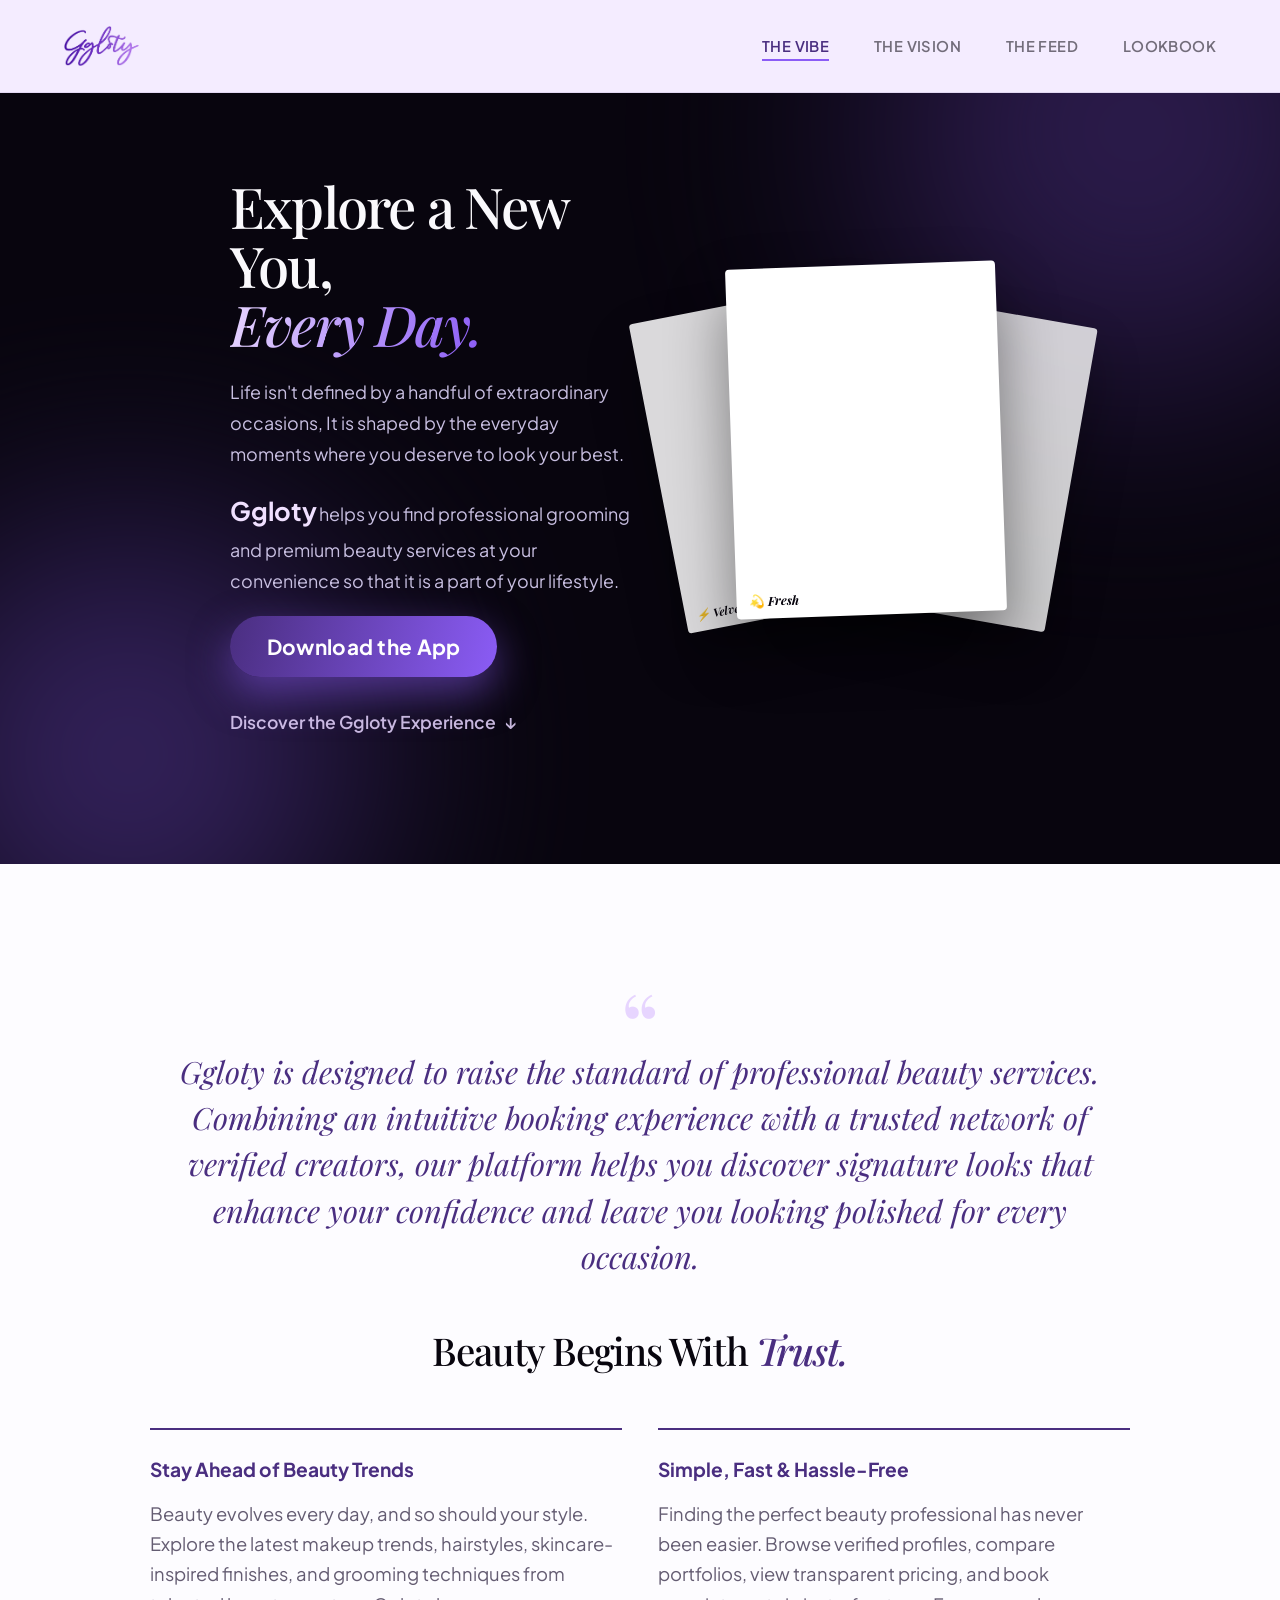
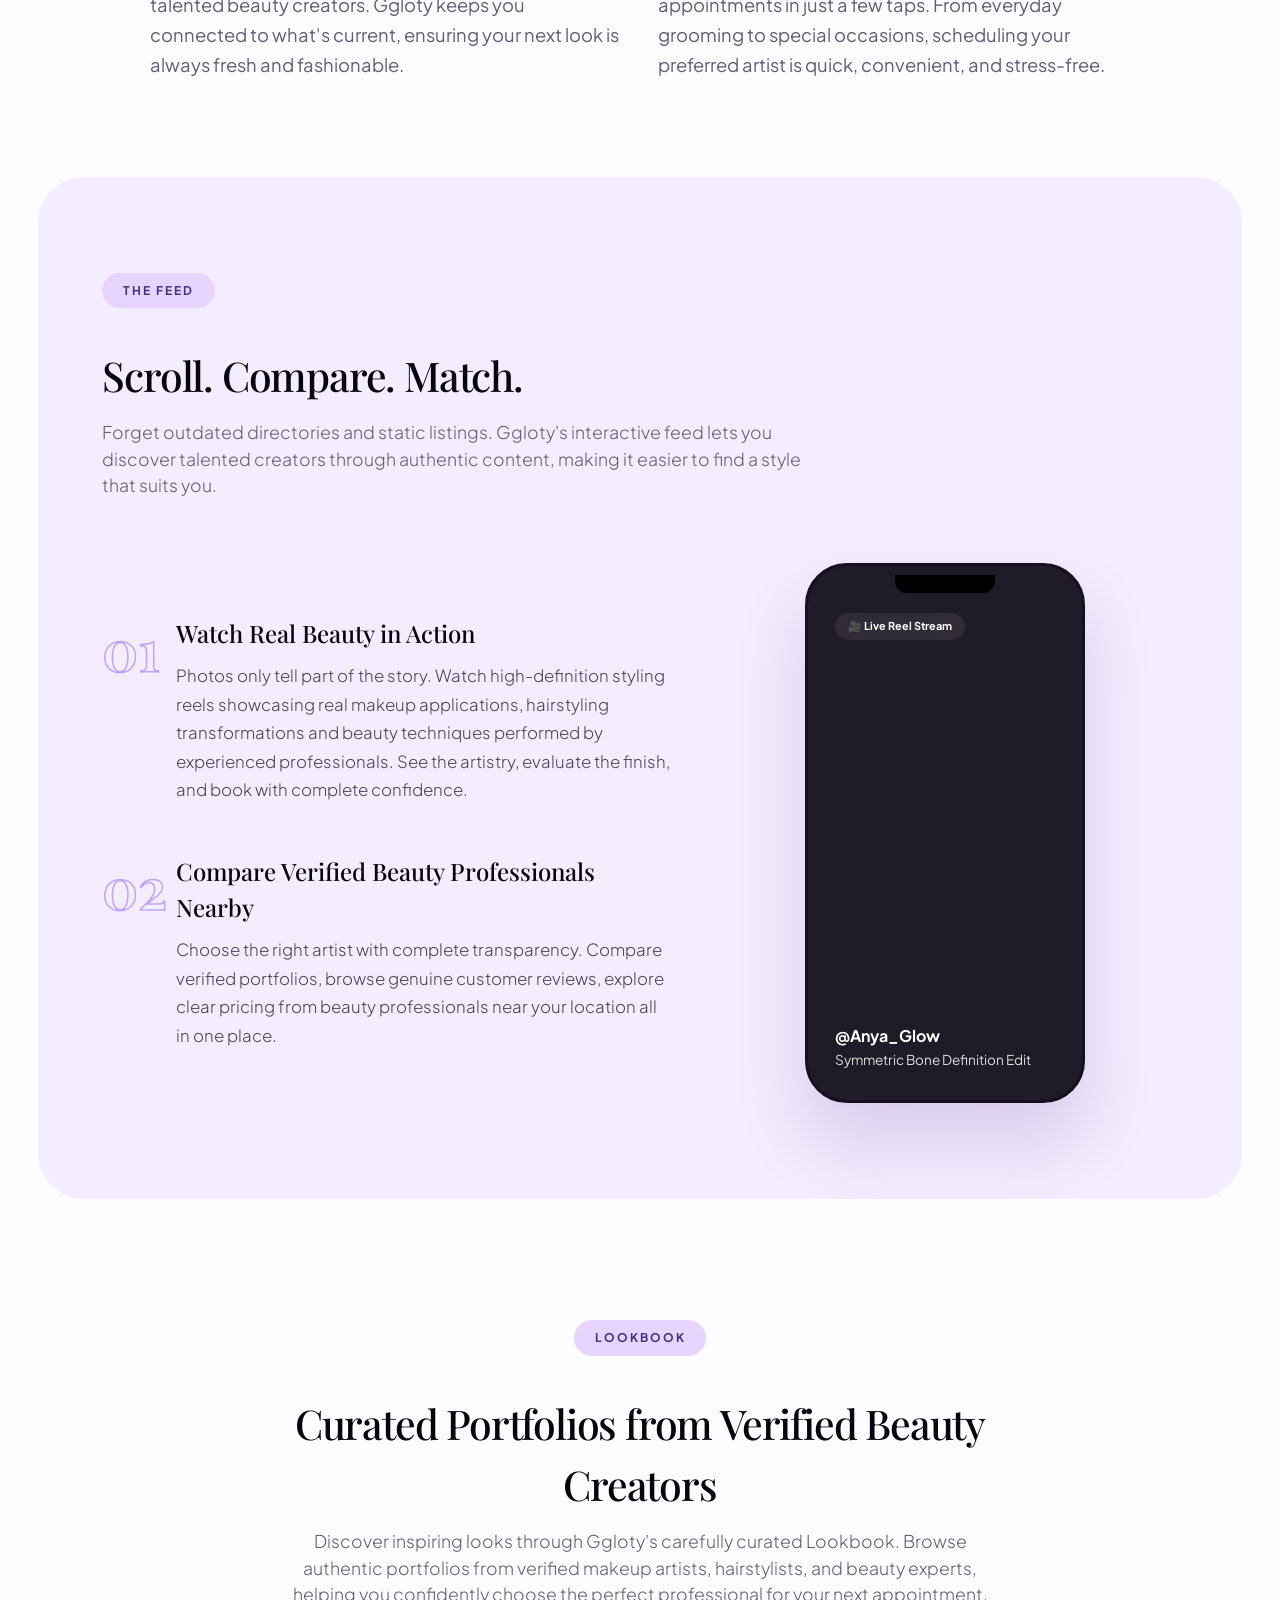
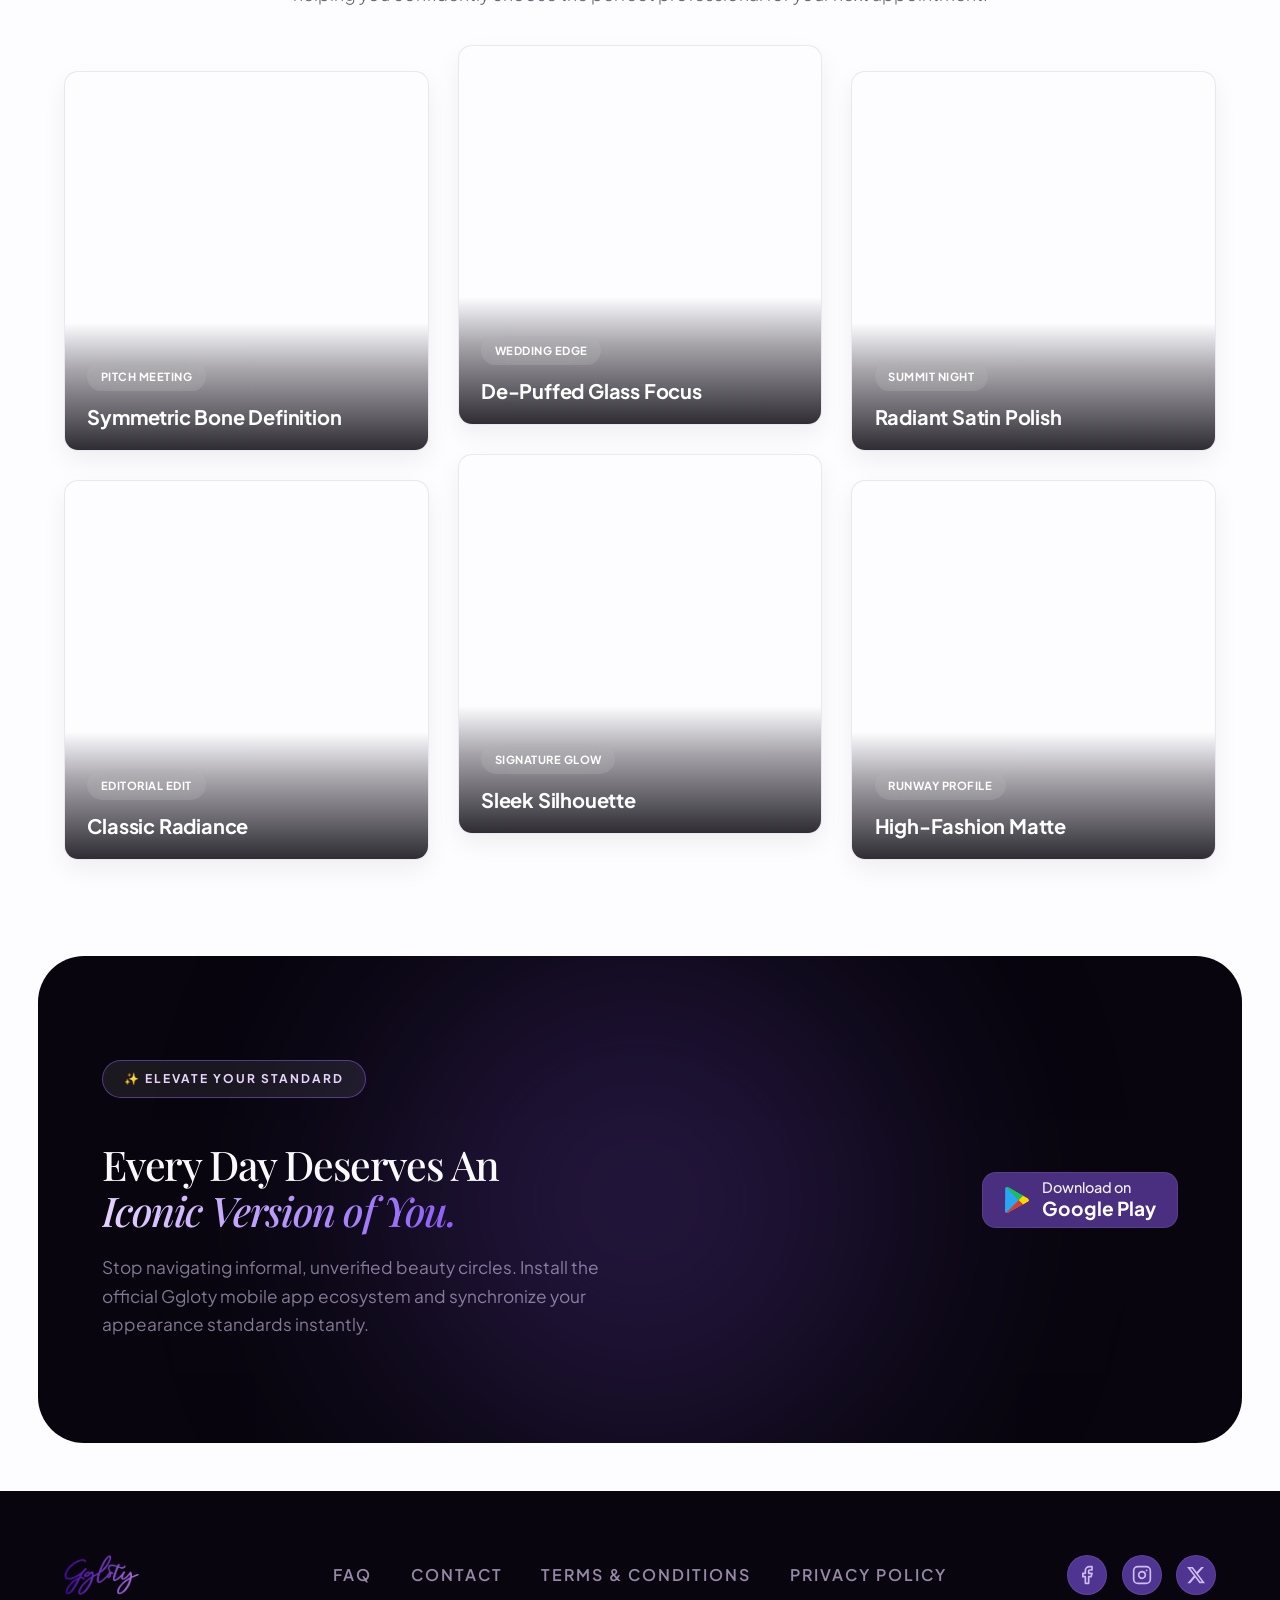
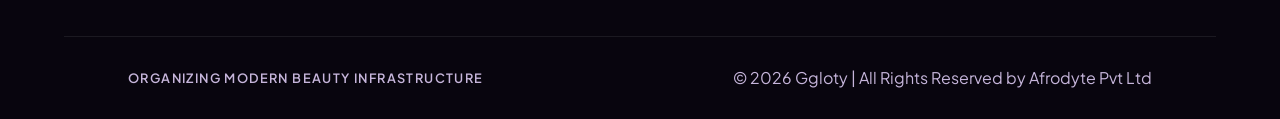
<file: index.html>
<!DOCTYPE html>
<html lang="en">

<head>
    <meta charset="UTF-8">
    <meta name="viewport" content="width=device-width, initial-scale=1.0">
    <title>Ggloty | Book Verified Makeup Artists & Beauty Professionals</title>
    <meta property="og:type" content="website" />
    <meta property="og:url" content="https://www.ggloty.com/" />
    <meta property="og:title" content="Ggloty | Book Verified Makeup Artists & Beauty Professionals" />
    <meta property="og:description"
        content="Discover premium beauty and spa experiences customized to match your unique vibe." />
    <meta property="og:image" content="https://www.ggloty.com/preview.png" />
    <link rel="icon" type="image/png" href="images/fevicon-ggloty.png">
    <link rel="preconnect" href="https://fonts.googleapis.com">
    <link rel="preconnect" href="https://fonts.gstatic.com" crossorigin>
    <link
        href="https://fonts.googleapis.com/css2?family=Playfair+Display:ital,wght@0,400;0,500;0,600;0,700;1,400;1,500;1,600&family=Plus+Jakarta+Sans:wght@300;400;500;600;700;800&display=swap"
        rel="stylesheet">
    <link rel="canonical" href="https://www.ggloty.com/">
    <link rel="stylesheet" href="style.css">
</head>

<body>

    <header class="masthead" id="masthead">
        <div class="masthead-bar">
            <a href="#home" class="brand-logo">
                <img src="images/new1.png" alt="Ggloty" class="logo-img">
            </a>

            <nav class="primary-nav">
                <ul class="nav-list" id="navLinksMenu">
                    <li><a href="#home" class="nav-item active">The Vibe</a></li>
                    <li><a href="#vision" class="nav-item">The Vision</a></li>
                    <li><a href="#reels-section" class="nav-item">The Feed</a></li>
                    <li><a href="#lookbook" class="nav-item">Lookbook</a></li>
                    
                </ul>
            </nav>

            <button class="menu-toggle" id="hamburgerToggle" aria-label="Toggle menu" aria-expanded="false"
                aria-controls="navLinksMenu">
                <span class="hamburger-line"></span>
                <span class="hamburger-line"></span>
                <span class="hamburger-line"></span>
            </button>
        </div>
    </header>

    

    <main>

        <!-- ============ HERO ============ -->
        <section id="home" class="hero">
            <span class="hero-glow glow-a" aria-hidden="true"></span>
            <span class="hero-glow glow-b" aria-hidden="true"></span>

            <div class="hero-inner">
                <div class="hero-copy" data-reveal>
                    
                    <h1 class="hero-title">Explore a New You,<br><span class="accent-ital">Every Day.</span></h1>
                    <p class="hero-text">Life isn't defined by a handful of extraordinary occasions, It is shaped by the
                        everyday moments where you deserve to look your best. </p>
                       <p class="hero-text"><span class="brand-highlight">Ggloty</span> helps you find professional grooming and premium beauty services at your convenience so that it is a part of your lifestyle. </p>

                    <div class="hero-actions">
                        <a href="https://play.google.com/store/apps/details?id=com.ggloty" class="btn-glow"><span>Download the App</span></a>
                        <a href="#vision" class="link-arrow">Discover the Ggloty Experience <span
                                class="arrow-bob">↓</span></a>
                    </div>
                </div>

                <div class="hero-visual" data-reveal>
                    <div class="photo-stack" id="heroDeckSlider">

                        <div class="photo-card">
                            <div class="photo-img"
                                style="background-image:url('https://res.cloudinary.com/vi6c5p9w/image/upload/tile-1.jpg');">
                            </div>
                            <span class="photo-tag">💫 Fresh</span>
                        </div>

                        <div class="photo-card">
                            <div class="photo-img"
                                style="background-image:url('https://res.cloudinary.com/vi6c5p9w/image/upload/v1783770216/tile-2.jpg');">
                            </div>
                            <span class="photo-tag">✨ Iconic</span>
                        </div>

                        <div class="photo-card">
                            <div class="photo-img"
                                style="background-image:url('https://res.cloudinary.com/vi6c5p9w/image/upload/tile-3.jpg');">
                            </div>
                            <span class="photo-tag">💎 Premium</span>
                        </div>

                        <div class="photo-card">
                            <div class="photo-img"
                                style="background-image:url('https://res.cloudinary.com/vi6c5p9w/image/upload/tile-4.jpg');">
                            </div>
                            <span class="photo-tag">💄 Glass Glow</span>
                        </div>

                        <div class="photo-card">
                            <div class="photo-img"
                                style="background-image:url('https://res.cloudinary.com/vi6c5p9w/image/upload/v1783768483/tile-5.jpg');">
                            </div>
                            <span class="photo-tag">⚡ Velvet</span>
                        </div>

                    </div>
                </div>
            </div>
        </section>

        <!-- ============ VISION / MANIFESTO ============ -->
        <section id="vision" class="vision">
            <div class="vision-inner">
                <span class="quote-mark" aria-hidden="true">&ldquo;</span>
                <blockquote class="lede" data-reveal>Ggloty is designed to raise the standard of professional beauty
                    services. Combining an intuitive booking experience with a trusted network of verified creators, our
                    platform helps you discover signature looks that enhance your confidence and leave you looking
                    polished for every occasion.</blockquote>

                <div class="vision-heading" data-reveal>
                    <h2>Beauty Begins With <span class="accent-plum">Trust.</span></h2>
                </div>

                <div class="perks">
                    <div class="perk" data-reveal>
                        <span class="perk-tag">Stay Ahead of Beauty Trends</span>
                        
                        <p>Beauty evolves every day, and so should your style. Explore the latest makeup trends,
                            hairstyles, skincare-inspired finishes, and grooming techniques from talented beauty
                            creators. Ggloty keeps you connected to what's current, ensuring your next look is always
                            fresh and fashionable.</p>
                    </div>
                    <div class="perk" data-reveal>
                        <span class="perk-tag">Simple, Fast & Hassle-Free</span>
                        
                        <p>Finding the perfect beauty professional has never been easier. Browse verified profiles,
                            compare portfolios, view transparent pricing, and book appointments in just a few taps. From
                            everyday grooming to special occasions, scheduling your preferred artist is quick,
                            convenient, and stress-free.</p>
                    </div>
                </div>
            </div>
        </section>

        <!-- ============ REELS / FEED ============ -->
        <section id="reels-section" class="feed">
            <div class="feed-heading" data-reveal>
                <span class="eyebrow eyebrow-plum">The Feed</span>
                <h2>Scroll. Compare. Match.</h2>
                <p class="feed-sub">Forget outdated directories and static listings. Ggloty's interactive feed lets you
                    discover talented creators through authentic content, making it easier to find a style that suits
                    you.</p>
            </div>

            <div class="feed-inner">
                <div class="feed-copy">
                    <div class="feed-item" data-reveal>
                        <span class="ghost-num">01</span>
                        <div class="feed-item-text">
                            <h3>Watch Real Beauty in Action</h3>
                            <p>Photos only tell part of the story. Watch high-definition styling reels showcasing real
                                makeup applications, hairstyling transformations and beauty techniques performed by
                                experienced professionals. See the artistry, evaluate the finish, and book with complete
                                confidence.</p>
                        </div>
                    </div>
                    <div class="feed-item" data-reveal>
                        <span class="ghost-num">02</span>
                        <div class="feed-item-text">
                            <h3>Compare Verified Beauty Professionals Nearby</h3>
                            <p>Choose the right artist with complete transparency. Compare verified portfolios, browse
                                genuine customer reviews, explore clear pricing from beauty professionals near your location all in one place.</p>
                        </div>
                    </div>
                </div>

                <div class="feed-media" data-reveal>
                    <div class="phone-frame">
                        <div class="phone-screen"
                            style="background-image:url('https://images.unsplash.com/photo-1595777457583-95e059d581b8?auto=format&fit=crop&w=600&q=80');">
                            <span class="phone-tag">🎥 Live Reel Stream</span>
                            <div class="phone-credit">
                                <h5>@Anya_Glow</h5>
                                <p>Symmetric Bone Definition Edit</p>
                            </div>
                        </div>
                    </div>
                </div>
            </div>
        </section>

        <!-- ============ LOOKBOOK ============ -->
        <section id="lookbook" class="gallery">
            <div class="gallery-heading" data-reveal>
                <span class="eyebrow eyebrow-plum">Lookbook</span>
                <h2>Curated Portfolios from Verified Beauty Creators</h2>
                <p class="gallery-sub">Discover inspiring looks through Ggloty's carefully curated Lookbook. Browse
                    authentic portfolios from verified makeup artists, hairstylists, and beauty experts, helping you
                    confidently choose the perfect professional for your next appointment.</p>
            </div>

            <div class="wall">
                <div class="frame" data-reveal
                    style="background-image:url('https://res.cloudinary.com/vi6c5p9w/image/upload/tile-6.jpg');">
                    <div class="frame-veil">
                        <span class="frame-pill">Pitch Meeting</span>
                        <h3>Symmetric Bone Definition</h3>
                    </div>
                </div>
                <div class="frame" data-reveal
                    style="background-image:url('https://res.cloudinary.com/vi6c5p9w/image/upload/tile-7.jpg');">
                    <div class="frame-veil">
                        <span class="frame-pill">Wedding Edge</span>
                        <h3>De-Puffed Glass Focus</h3>
                    </div>
                </div>
                <div class="frame" data-reveal
                    style="background-image:url('https://res.cloudinary.com/vi6c5p9w/image/upload/v1785174270/tile-8.jpg');">
                    <div class="frame-veil">
                        <span class="frame-pill">Summit Night</span>
                        <h3>Radiant Satin Polish</h3>
                    </div>
                </div>
                <div class="frame" data-reveal
                    style="background-image:url('https://res.cloudinary.com/vi6c5p9w/image/upload/tile-9.jpg');">
                    <div class="frame-veil">
                        <span class="frame-pill">Editorial Edit</span>
                        <h3>Classic Radiance</h3>
                    </div>
                </div>
                <div class="frame" data-reveal
                    style="background-image:url('https://res.cloudinary.com/vi6c5p9w/image/upload/tile-10.jpg');">
                    <div class="frame-veil">
                        <span class="frame-pill">Signature Glow</span>
                        <h3>Sleek Silhouette</h3>
                    </div>
                </div>
                <div class="frame" data-reveal
                    style="background-image:url('https://res.cloudinary.com/vi6c5p9w/image/upload/tile-11.jpg');">
                    <div class="frame-veil">
                        <span class="frame-pill">Runway Profile</span>
                        <h3>High-Fashion Matte</h3>
                    </div>
                </div>
            </div>
        </section>


        <!-- ============ DOWNLOAD ============ -->
        <section id="download-lounge" class="finale">
            <span class="hero-glow glow-c" aria-hidden="true"></span>
            <div class="finale-inner">
                <div class="finale-copy" data-reveal>
                    <span class="eyebrow">✨ Elevate Your Standard</span>
                    <h2>Every Day Deserves An<br><span class="accent-ital">Iconic Version of You.</span></h2>
                    <p>Stop navigating informal, unverified beauty circles. Install the official Ggloty mobile app
                        ecosystem and synchronize your appearance standards instantly.</p>
                </div>

                <div class="finale-badges" data-reveal>
                    
                    <a href="https://play.google.com/store/apps/details?id=com.ggloty" class="store-badge">
                        <img src="images/android.svg" alt="Google Play" class="store-icon">
                        <span class="store-text"><small>Download on</small>Google Play</span>
                    </a>
                </div>
            </div>
        </section>

    </main>

    <footer class="site-footer">
        <div class="footer-main">
            <a href="#home" class="footer-brand">
                <img src="images/new1.png" alt="Ggloty" class="footer-logo">
            </a>

            <nav class="footer-nav">
                
                <a href="faq.html">FAQ</a>
                <a href="contact.html">Contact</a>
                <a href="terms.html">Terms & Conditions</a>
                <a href="privacy.html">Privacy Policy</a>
            </nav>

            <div class="footer-social">
                <a href="https://www.facebook.com/share/1JAfqFKw3F/" class="social-icon" aria-label="Facebook">
                    <svg viewBox="0 0 24 24" fill="none" stroke="currentColor" stroke-width="2" stroke-linecap="round"
                        stroke-linejoin="round">
                        <path d="M18 2h-3a5 5 0 0 0-5 5v3H7v4h3v8h4v-8h3l1-4h-4V7a1 1 0 0 1 1-1h3z"></path>
                    </svg>
                </a>
                <a href="https://www.instagram.com/theggloty?utm_source=qr&igsh=OWNhNzVhZHdsa3Nk" class="social-icon"
                    aria-label="Instagram">
                    <svg viewBox="0 0 24 24" fill="none" stroke="currentColor" stroke-width="2" stroke-linecap="round"
                        stroke-linejoin="round">
                        <rect x="2" y="2" width="20" height="20" rx="5" ry="5"></rect>
                        <path d="M16 11.37A4 4 0 1 1 12.63 8 4 4 0 0 1 16 11.37z"></path>
                        <line x1="17.5" y1="6.5" x2="17.51" y2="6.5"></line>
                    </svg>
                </a>
                <a href="https://x.com/GglotyOfficial" class="social-icon" aria-label="X / Twitter">
                    <svg viewBox="0 0 24 24" fill="currentColor">
                        <path
                            d="M18.244 2.25h3.308l-7.227 8.26 8.502 11.24H16.17l-5.214-6.817L4.99 21.75H1.68l7.73-8.835L1.254 2.25H8.08l4.713 6.231zm-1.161 17.52h1.833L7.084 4.126H5.117z" />
                    </svg>
                </a>
            </div>
        </div>

        <div class="footer-strip">
            <p class="strip-tagline">Organizing modern beauty infrastructure</p>
            <p class="strip-copy">© 2026 Ggloty | All Rights Reserved by Afrodyte Pvt Ltd</p>
        </div>
    </footer>

    <script src="script.js"></script>
</body>

</html>
</file>
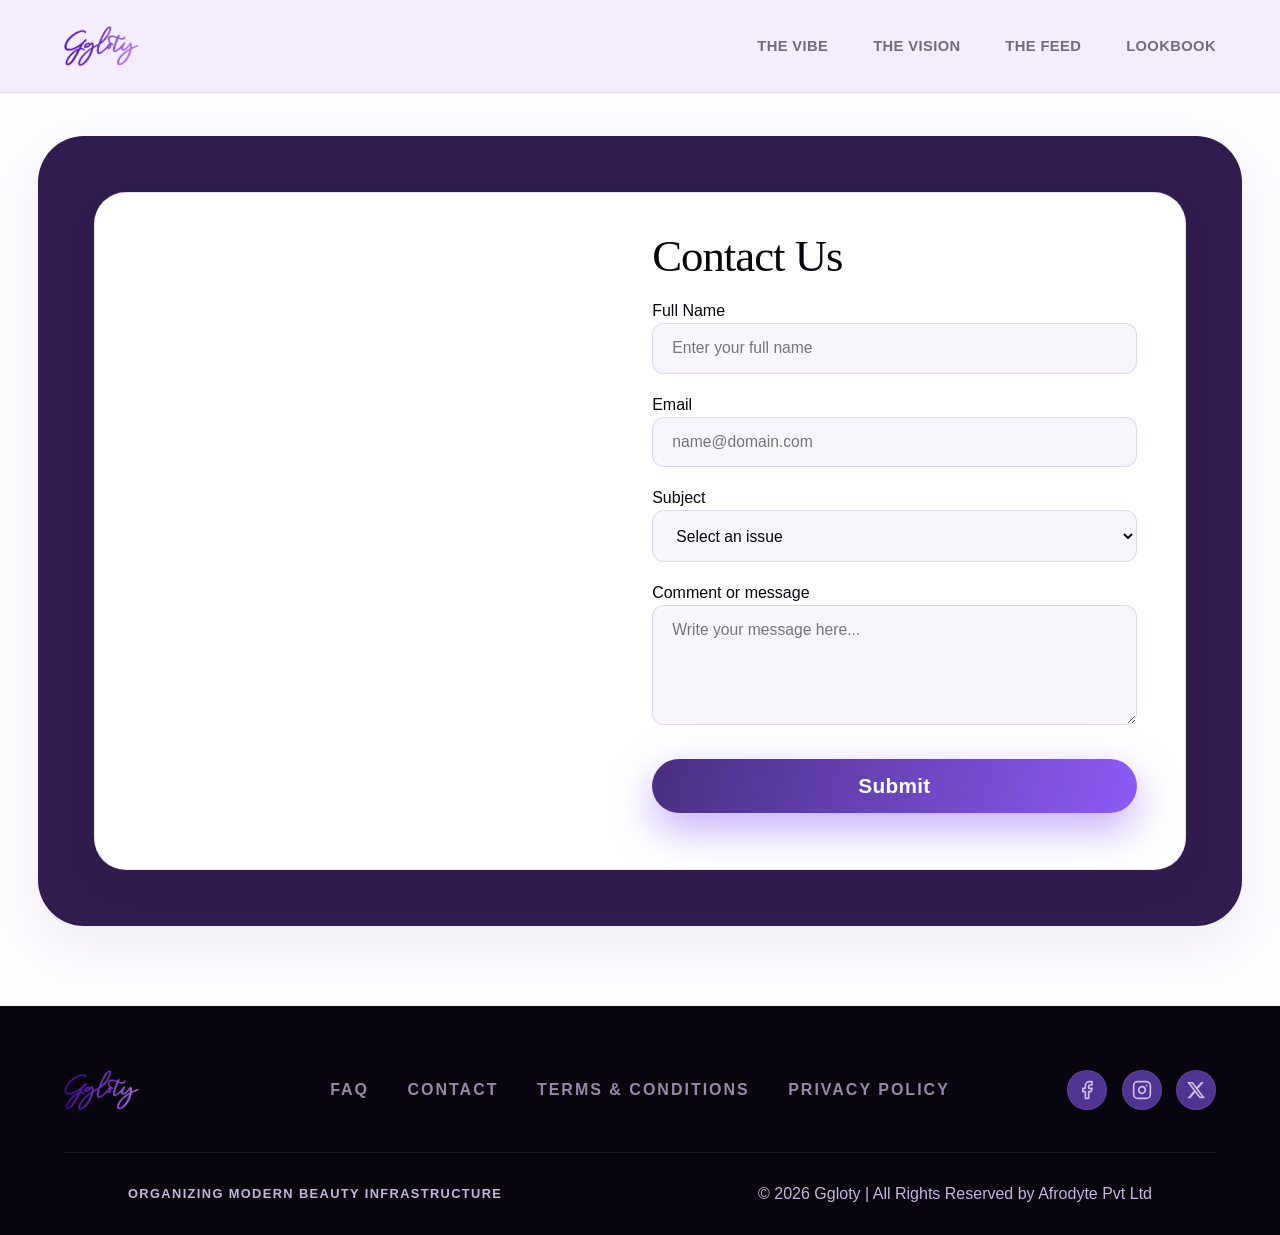
<file: contact.html>
<!DOCTYPE html>
<html lang="en">
<head>
    <meta charset="UTF-8">
    <meta name="viewport" content="width=device-width, initial-scale=1.0">
    <title>Contact | Ggloty</title>
    <link rel="icon" type="image/png" href="images/fevicon-ggloty.png">
    <link rel="stylesheet" href="style.css">
</head>
<body>

    <header class="masthead" id="masthead">
        <div class="masthead-bar">
            <a href="index.html" class="brand-logo">
                <img src="images/new1.png" alt="Ggloty" class="logo-img">
            </a>

            <nav class="primary-nav">
                <ul class="nav-list" id="navLinksMenu">
                    <li><a href="index.html#home" class="nav-item">The Vibe</a></li>
                    <li><a href="index.html#vision" class="nav-item">The Vision</a></li>
                    <li><a href="index.html#reels-section" class="nav-item">The Feed</a></li>
                    <li><a href="index.html#lookbook" class="nav-item">Lookbook</a></li>
                    
                </ul>
            </nav>

            <button class="menu-toggle" id="hamburgerToggle" aria-label="Toggle menu" aria-expanded="false" aria-controls="navLinksMenu">
                <span class="hamburger-line"></span>
                <span class="hamburger-line"></span>
                <span class="hamburger-line"></span>
            </button>
        </div>
    </header>
   
    <main class="contact-page-wrapper">
        <section id="contact" class="contact-section-wrapper">
            <div class="contact-purple-card" data-reveal>

                <div class="contact-layout-grid">

                    <div class="contact-visual-col">
                        <div class="contact-img-frame" style="background-image: url('https://images.pexels.com/photos/20181205/pexels-photo-20181205.jpeg');">
                           
                                <div class="info-item">
                                    
                                </div>
                                <div class="info-item">
                                   
                                    <div>
                                       
                                    </div>
                                </div>
                           
                        </div>
                    </div>

                    <div class="contact-form-col">
                        <div class="form-header">
                           
                            <h2>Contact Us</h2>
                        </div>

                        <form action="https://api.web3forms.com/submit" method="POST" class="contact-form-body" id="gglotyContactForm">

                            <input type="hidden" name="access_key" value="dd194a66-8516-4b38-a9fd-0f1071204d3c">
                            <input type="hidden" name="subject" value="New Contact Form Submission — Ggloty">
                            <input type="checkbox" name="botcheck" style="display: none;">

                            <div class="form-group">
                                <label for="fullName">Full Name</label>
                                <input type="text" id="fullName" name="name" class="luxury-input" placeholder="Enter your full name" required>
                            </div>

                            <div class="form-group">
                                <label for="email">Email</label>
                                <input type="email" id="email" name="email" class="luxury-input" placeholder="name@domain.com" required>
                            </div>

                             <div class="form-group">
                                 <label for="subject">Subject</label>
                                 <select id="subject" name="subject" class="luxury-input" required>
                                 <option value="" disabled selected>Select an issue</option>
                                 <option value="general_issue">General Inquiry</option>
                                 <option value="price_issue">Pricing & Charges</option>
                                 <option value="artist_issue">Artist Behavior / Professionalism</option>
                                 <option value="account_issue">Account & Login Support</option>
                                 <option value="booking_issue">Booking / Appointment Problems</option>
                                </select>
                                </div>


                            <div class="form-group">
                                <label for="message">Comment or message</label>
                                <textarea id="message" name="message" class="luxury-input" placeholder="Write your message here..." required></textarea>
                            </div>

                            <button type="submit" class="btn-glow btn-submit">
                                <span>Submit</span>
                            </button>

                            <p id="formResult" style="margin-top: 1rem; font-size: 0.95rem; font-weight: 600; text-align: center; display: none;"></p>
                        </form>
                    </div>

                </div>

            </div>
        </section>
    </main>
   
    <footer class="site-footer">
        <div class="footer-main">
            <a href="index.html" class="footer-brand">
                <img src="images/new1.png" alt="Ggloty" class="footer-logo">
            </a>

            <nav class="footer-nav">
                <a href="faq.html" class="active">FAQ</a>
                <a href="contact.html">Contact</a>
                <a href="terms.html">Terms & Conditions</a>
                <a href="privacy.html">Privacy Policy</a>
            </nav>

            <div class="footer-social">
                <a href="https://www.facebook.com/share/1JAfqFKw3F/" class="social-icon" aria-label="Facebook">
                    <svg viewBox="0 0 24 24" fill="none" stroke="currentColor" stroke-width="2" stroke-linecap="round" stroke-linejoin="round">
                        <path d="M18 2h-3a5 5 0 0 0-5 5v3H7v4h3v8h4v-8h3l1-4h-4V7a1 1 0 0 1 1-1h3z"></path>
                    </svg>
                </a>
                <a href="https://www.instagram.com/theggloty?utm_source=qr&igsh=OWNhNzVhZHdsa3Nk" class="social-icon" aria-label="Instagram">
                    <svg viewBox="0 0 24 24" fill="none" stroke="currentColor" stroke-width="2" stroke-linecap="round" stroke-linejoin="round">
                        <rect x="2" y="2" width="20" height="20" rx="5" ry="5"></rect>
                        <path d="M16 11.37A4 4 0 1 1 12.63 8 4 4 0 0 1 16 11.37z"></path>
                        <line x1="17.5" y1="6.5" x2="17.51" y2="6.5"></line>
                    </svg>
                </a>
                <a href="https://x.com/GglotyOfficial" class="social-icon" aria-label="X / Twitter">
                    <svg viewBox="0 0 24 24" fill="currentColor">
                        <path d="M18.244 2.25h3.308l-7.227 8.26 8.502 11.24H16.17l-5.214-6.817L4.99 21.75H1.68l7.73-8.835L1.254 2.25H8.08l4.713 6.231zm-1.161 17.52h1.833L7.084 4.126H5.117z" />
                    </svg>
                </a>
            </div>
        </div>

        <div class="footer-strip">
            <p class="strip-tagline">Organizing modern beauty infrastructure</p>
            <p class="strip-copy">© 2026 Ggloty | All Rights Reserved by Afrodyte Pvt Ltd</p>
        </div>
    </footer>
<script src="script.js"></script>
</body>
</html>
</file>
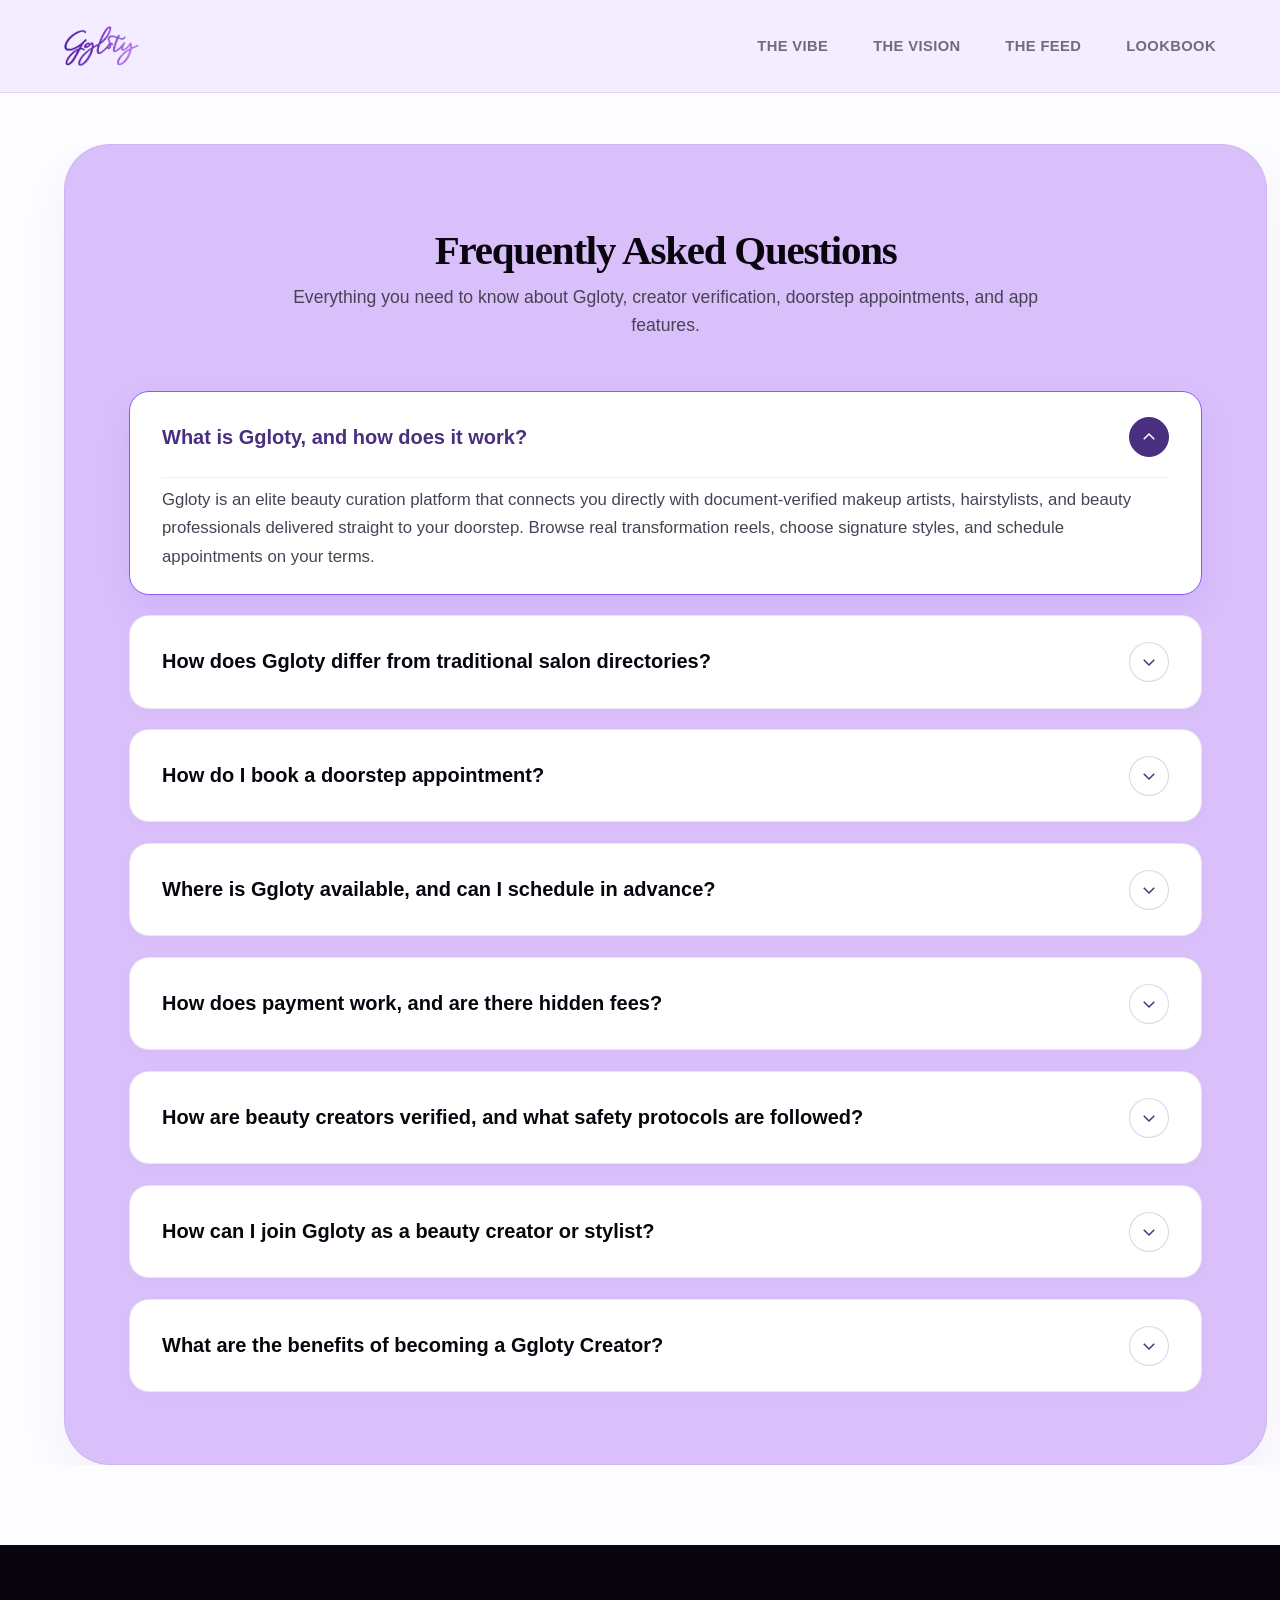
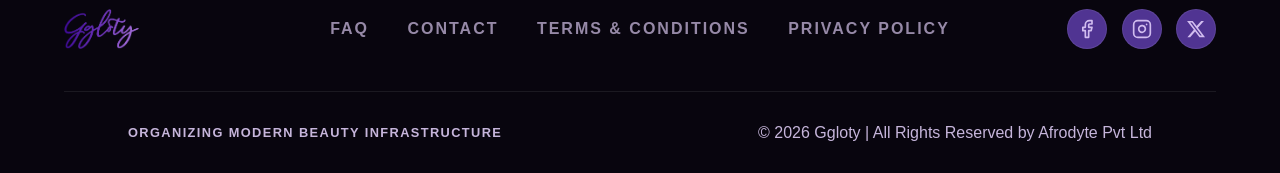
<file: faq.html>
<!DOCTYPE html>
<html lang="en">
<head>
    <meta charset="UTF-8">
    <meta name="viewport" content="width=device-width, initial-scale=1.0">
    <title>FAQ | Ggloty</title>
    <link rel="icon" type="image/png" href="images/fevicon-ggloty.png">
    <link rel="stylesheet" href="style.css">
</head>
<body>

    <header class="masthead" id="masthead">
        <div class="masthead-bar">
            <a href="index.html" class="brand-logo">
                <img src="images/new1.png" alt="Ggloty" class="logo-img">
            </a>

            <nav class="primary-nav">
                <ul class="nav-list" id="navLinksMenu">
                    <li><a href="index.html#home" class="nav-item">The Vibe</a></li>
                    <li><a href="index.html#vision" class="nav-item">The Vision</a></li>
                    <li><a href="index.html#reels-section" class="nav-item">The Feed</a></li>
                    <li><a href="index.html#lookbook" class="nav-item">Lookbook</a></li>
                    
                </ul>
            </nav>

            <button class="menu-toggle" id="hamburgerToggle" aria-label="Toggle menu" aria-expanded="false" aria-controls="navLinksMenu">
                <span class="hamburger-line"></span>
                <span class="hamburger-line"></span>
                <span class="hamburger-line"></span>
            </button>
        </div>
    </header>

    <main class="faq-container">
        <section id="faq" class="card-section-wrapper">
            <div class="light-purple-card">
                <div class="card-head">
                    <h2>Frequently Asked Questions</h2>
                    <p class="card-sub">Everything you need to know about Ggloty, creator verification, doorstep appointments, and app features.</p>
                </div>

                <div class="faq-accordion-container">

                    <div class="faq-accordion-item active">
                        <button class="faq-accordion-header" aria-expanded="true">
                            <h3>What is Ggloty, and how does it work?</h3>
                            <span class="faq-arrow-btn">
                                <svg class="arrow-icon" viewBox="0 0 24 24" fill="none" stroke="currentColor" stroke-width="2">
                                    <path d="M19 9l-7 7-7-7"></path>
                                </svg>
                            </span>
                        </button>
                        <div class="faq-accordion-content">
                            <p>Ggloty is an elite beauty curation platform that connects you directly with document-verified makeup artists, hairstylists, and beauty professionals delivered straight to your doorstep. Browse real transformation reels, choose signature styles, and schedule appointments on your terms.</p>
                        </div>
                    </div>

                    <div class="faq-accordion-item">
                        <button class="faq-accordion-header" aria-expanded="false">
                            <h3>How does Ggloty differ from traditional salon directories?</h3>
                            <span class="faq-arrow-btn">
                                <svg class="arrow-icon" viewBox="0 0 24 24" fill="none" stroke="currentColor" stroke-width="2">
                                    <path d="M19 9l-7 7-7-7"></path>
                                </svg>
                            </span>
                        </button>
                        <div class="faq-accordion-content">
                            <p>Traditional directories rely on static text listings and outdated photos. Ggloty features an interactive Feed of real video reels and a curated Lookbook of verified creator portfolios, giving you complete visibility into an artist’s skills, real client reviews, and transparent pricing before booking.</p>
                        </div>
                    </div>

                    <div class="faq-accordion-item">
                        <button class="faq-accordion-header" aria-expanded="false">
                            <h3>How do I book a doorstep appointment?</h3>
                            <span class="faq-arrow-btn">
                                <svg class="arrow-icon" viewBox="0 0 24 24" fill="none" stroke="currentColor" stroke-width="2">
                                    <path d="M19 9l-7 7-7-7"></path>
                                </svg>
                            </span>
                        </button>
                        <div class="faq-accordion-content">
                            <p>Simply download the Ggloty Mobile App, explore the Feed or Lookbook to select your preferred style or creator, select a date and time slot, and confirm. Your assigned creator will arrive at your location fully equipped with professional products.</p>
                        </div>
                    </div>

                    <div class="faq-accordion-item">
                        <button class="faq-accordion-header" aria-expanded="false">
                            <h3>Where is Ggloty available, and can I schedule in advance?</h3>
                            <span class="faq-arrow-btn">
                                <svg class="arrow-icon" viewBox="0 0 24 24" fill="none" stroke="currentColor" stroke-width="2">
                                    <path d="M19 9l-7 7-7-7"></path>
                                </svg>
                            </span>
                        </button>
                        <div class="faq-accordion-content">
                            <p>We are actively launching across Tamil Nadu and expanding into major metropolitan hubs across India. You can book instant doorstep sessions based on live creator availability or schedule appointments weeks in advance for weddings, corporate events, pitch meetings, or special occasions.</p>
                        </div>
                    </div>

                    <div class="faq-accordion-item">
                        <button class="faq-accordion-header" aria-expanded="false">
                            <h3>How does payment work, and are there hidden fees?</h3>
                            <span class="faq-arrow-btn">
                                <svg class="arrow-icon" viewBox="0 0 24 24" fill="none" stroke="currentColor" stroke-width="2">
                                    <path d="M19 9l-7 7-7-7"></path>
                                </svg>
                            </span>
                        </button>
                        <div class="faq-accordion-content">
                            <p>Pricing is 100% transparent and displayed upfront in the app prior to checkout. Payments are processed securely inside the Ggloty app via UPI, credit/debit cards, net banking, or digital wallets.</p>
                        </div>
                    </div>

                    <div class="faq-accordion-item">
                        <button class="faq-accordion-header" aria-expanded="false">
                            <h3>How are beauty creators verified, and what safety protocols are followed?</h3>
                            <span class="faq-arrow-btn">
                                <svg class="arrow-icon" viewBox="0 0 24 24" fill="none" stroke="currentColor" stroke-width="2">
                                    <path d="M19 9l-7 7-7-7"></path>
                                </svg>
                            </span>
                        </button>
                        <div class="faq-accordion-content">
                            <p>Every creator undergoes a multi-tier vetting process, including government ID verification, background checks, and physical portfolio reviews. All artists follow strict sanitation standards, using sanitized tools and single-use applicators where appropriate.</p>
                        </div>
                    </div>

                    <div class="faq-accordion-item">
                        <button class="faq-accordion-header" aria-expanded="false">
                            <h3>How can I join Ggloty as a beauty creator or stylist?</h3>
                            <span class="faq-arrow-btn">
                                <svg class="arrow-icon" viewBox="0 0 24 24" fill="none" stroke="currentColor" stroke-width="2">
                                    <path d="M19 9l-7 7-7-7"></path>
                                </svg>
                            </span>
                        </button>
                        <div class="faq-accordion-content">
                            <p>You can apply directly through the Ggloty Mobile App by tapping "Apply as a Creator" or by submitting your portfolio, credentials, and work samples to creators@ggloty.com.</p>
                        </div>
                    </div>

                    <div class="faq-accordion-item">
                        <button class="faq-accordion-header" aria-expanded="false">
                            <h3>What are the benefits of becoming a Ggloty Creator?</h3>
                            <span class="faq-arrow-btn">
                                <svg class="arrow-icon" viewBox="0 0 24 24" fill="none" stroke="currentColor" stroke-width="2">
                                    <path d="M19 9l-7 7-7-7"></path>
                                </svg>
                            </span>
                        </button>
                        <div class="faq-accordion-content">
                            <p>Joining Ggloty gives you direct exposure to high-intent clients nearby, complete independence over your schedule and service pricing, and a high-end platform to showcase your artistry through video reels and lookbook features.</p>
                        </div>
                    </div>

                </div>
            </div>
        </section>
    </main>

    <footer class="site-footer">
        <div class="footer-main">
            <a href="index.html" class="footer-brand">
                <img src="images/new1.png" alt="Ggloty" class="footer-logo">
            </a>

            <nav class="footer-nav">
                <a href="faq.html" class="active">FAQ</a>
                <a href="contact.html">Contact</a>
                <a href="terms.html">Terms & Conditions</a>
                <a href="privacy.html">Privacy Policy</a>
            </nav>

            <div class="footer-social">
                <a href="https://www.facebook.com/share/1JAfqFKw3F/" class="social-icon" aria-label="Facebook">
                    <svg viewBox="0 0 24 24" fill="none" stroke="currentColor" stroke-width="2" stroke-linecap="round" stroke-linejoin="round">
                        <path d="M18 2h-3a5 5 0 0 0-5 5v3H7v4h3v8h4v-8h3l1-4h-4V7a1 1 0 0 1 1-1h3z"></path>
                    </svg>
                </a>
                <a href="https://www.instagram.com/theggloty?utm_source=qr&igsh=OWNhNzVhZHdsa3Nk" class="social-icon" aria-label="Instagram">
                    <svg viewBox="0 0 24 24" fill="none" stroke="currentColor" stroke-width="2" stroke-linecap="round" stroke-linejoin="round">
                        <rect x="2" y="2" width="20" height="20" rx="5" ry="5"></rect>
                        <path d="M16 11.37A4 4 0 1 1 12.63 8 4 4 0 0 1 16 11.37z"></path>
                        <line x1="17.5" y1="6.5" x2="17.51" y2="6.5"></line>
                    </svg>
                </a>
                <a href="https://x.com/GglotyOfficial" class="social-icon" aria-label="X / Twitter">
                    <svg viewBox="0 0 24 24" fill="currentColor">
                        <path d="M18.244 2.25h3.308l-7.227 8.26 8.502 11.24H16.17l-5.214-6.817L4.99 21.75H1.68l7.73-8.835L1.254 2.25H8.08l4.713 6.231zm-1.161 17.52h1.833L7.084 4.126H5.117z" />
                    </svg>
                </a>
            </div>
        </div>

        <div class="footer-strip">
            <p class="strip-tagline">Organizing modern beauty infrastructure</p>
            <p class="strip-copy">© 2026 Ggloty | All Rights Reserved by Afrodyte Pvt Ltd</p>
        </div>
    </footer>
<script src="script.js"></script>
</body>
</html>
</file>
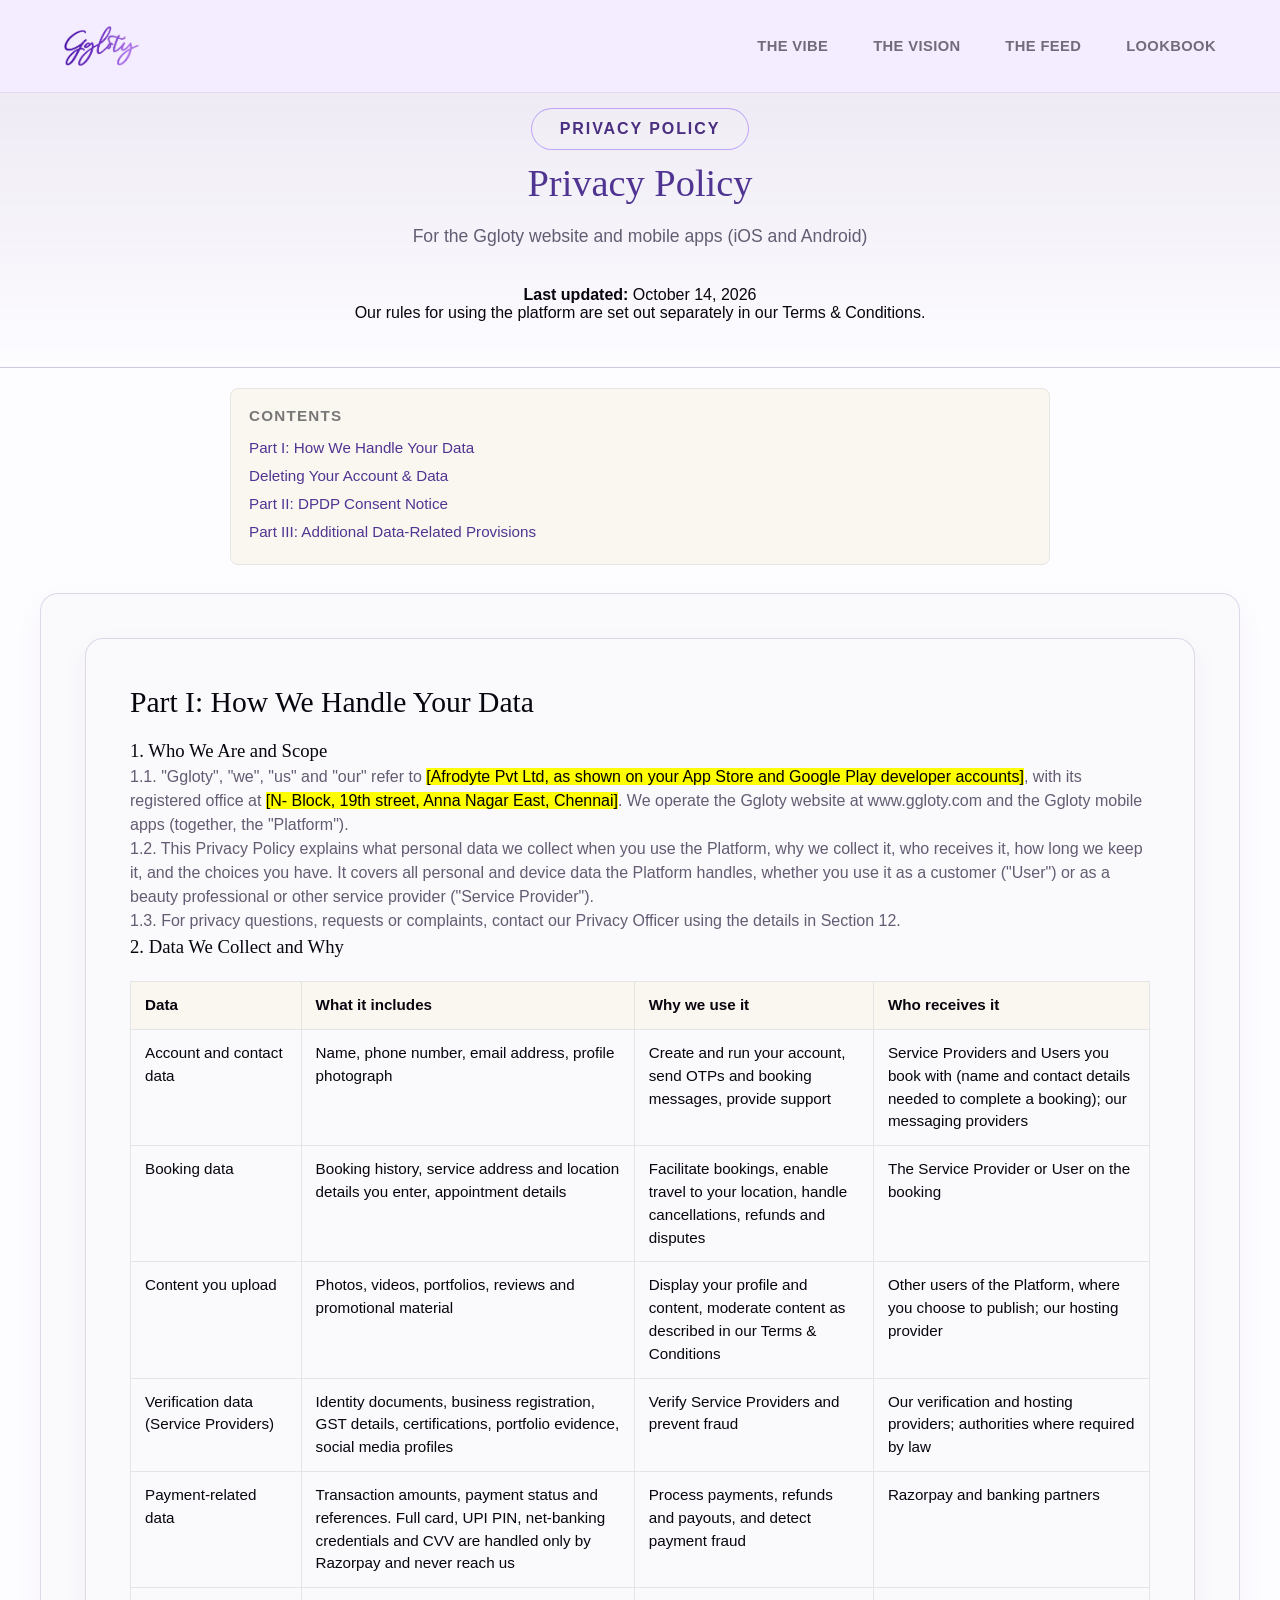
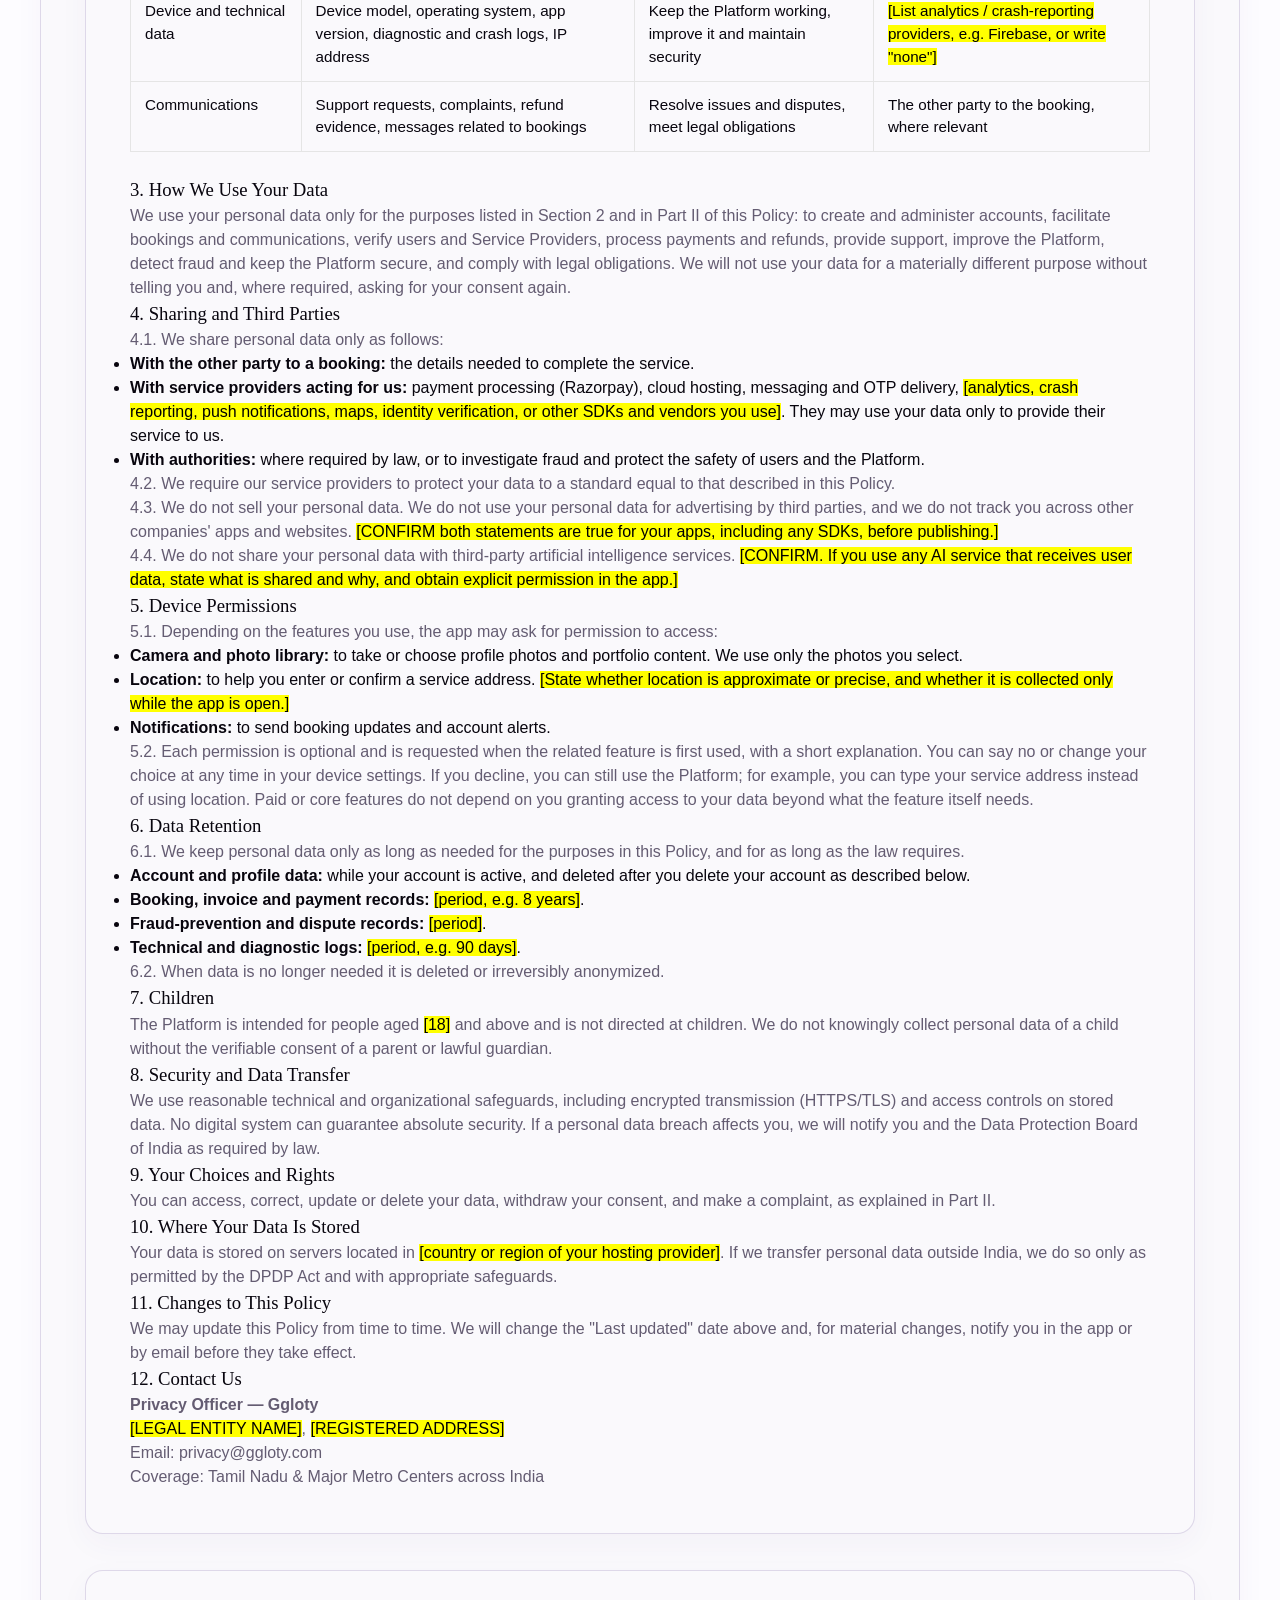
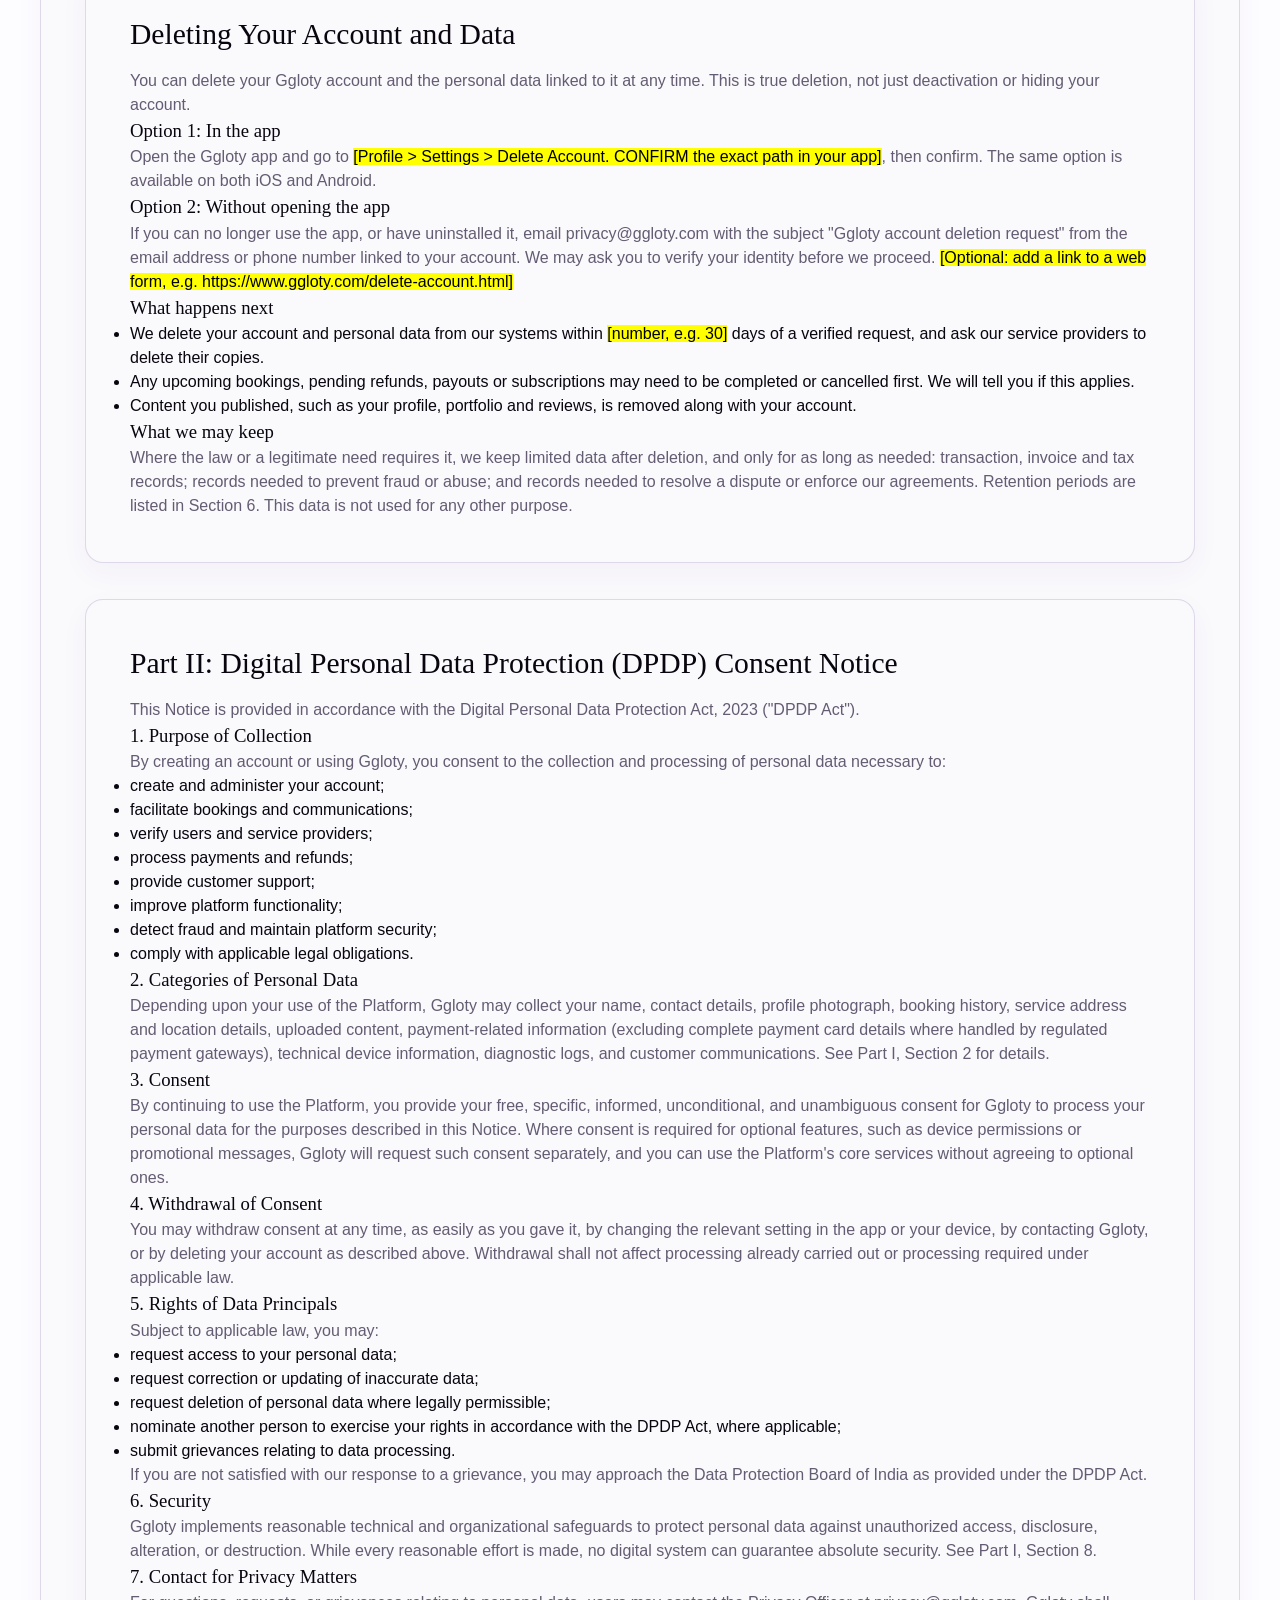
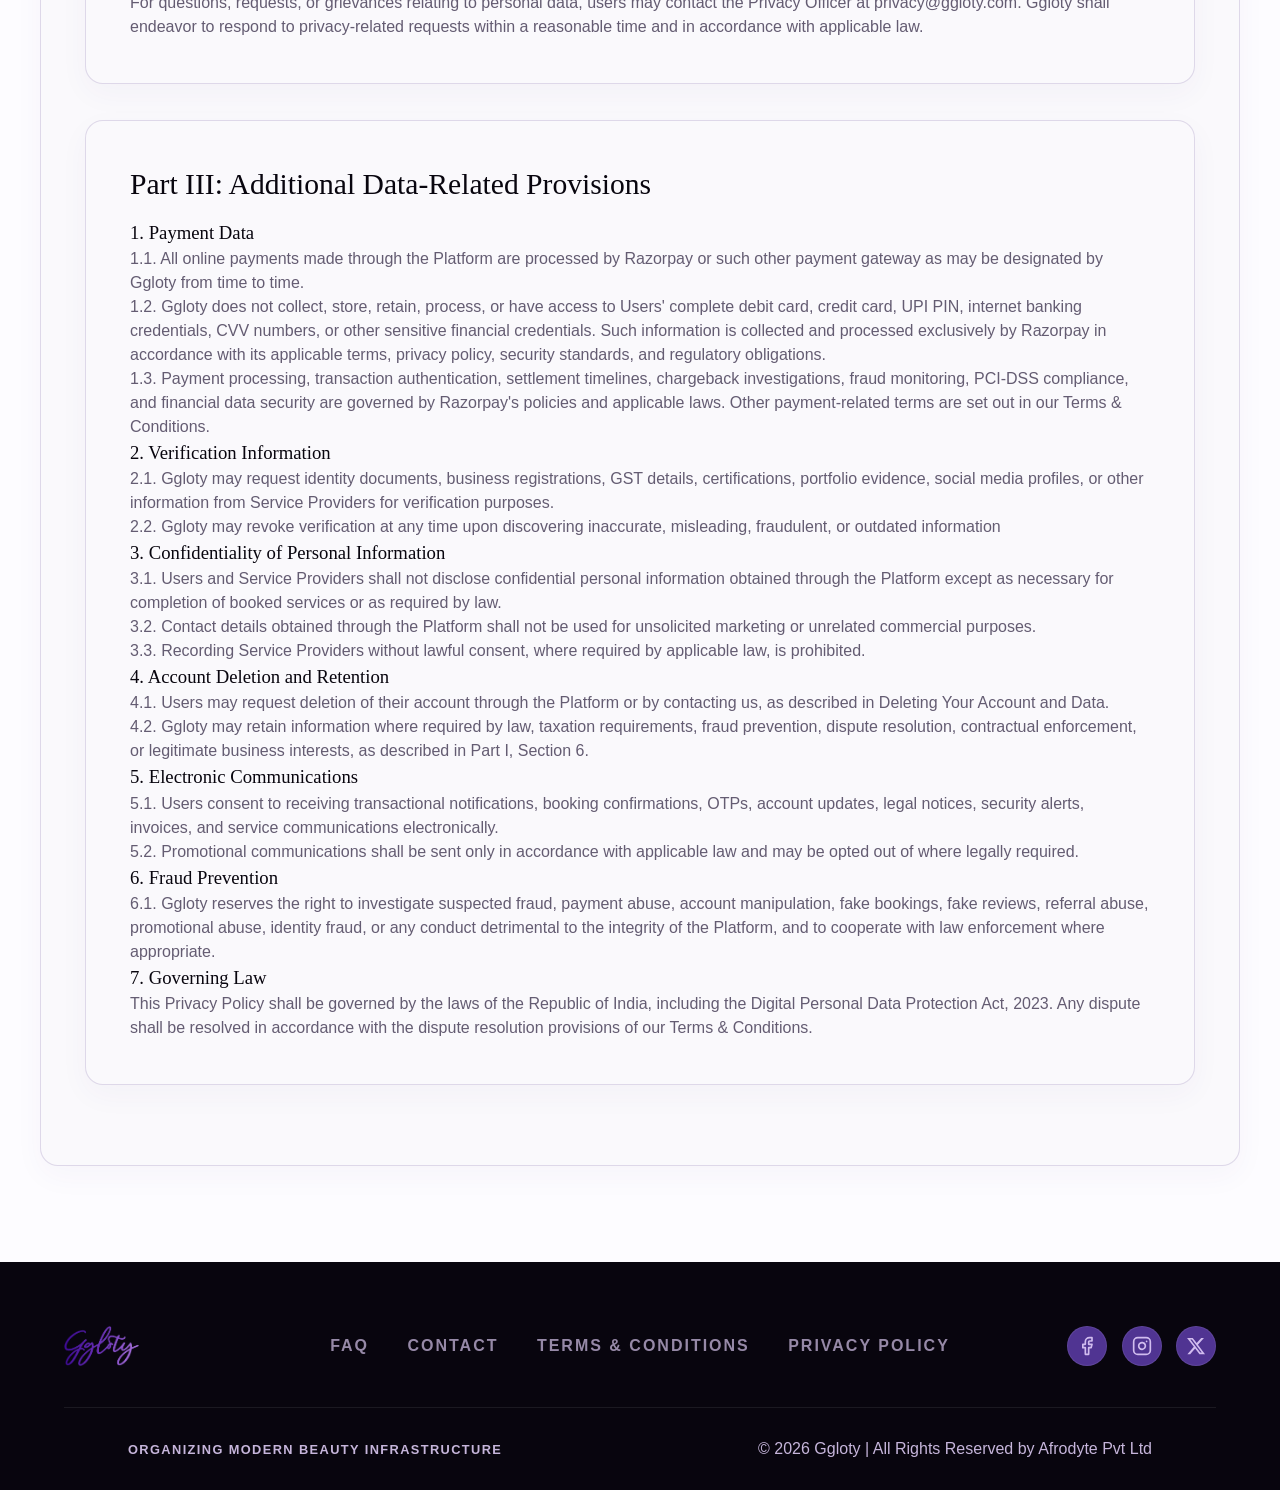
<file: privacy.html>
<!DOCTYPE html>
<html lang="en">
<head>
    <meta charset="UTF-8">
    <meta name="viewport" content="width=device-width, initial-scale=1.0">
    <title>Privacy Policy | Ggloty</title>
    <link rel="icon" type="image/png" href="images/fevicon-ggloty.png">
    <link rel="stylesheet" href="style.css">
</head>
<body>

     <header class="masthead" id="masthead">
        <div class="masthead-bar">
            <a href="#home" class="brand-logo">
                <img src="images/new1.png" alt="Ggloty" class="logo-img">
            </a>

            <nav class="primary-nav">
                <ul class="nav-list" id="navLinksMenu"
                
                
                >
                     <li><a href="index.html#home" class="nav-item">The Vibe</a></li>
                    <li><a href="index.html#vision" class="nav-item">The Vision</a></li>
                    <li><a href="index.html#reels-section" class="nav-item">The Feed</a></li>
                    <li><a href="index.html#lookbook" class="nav-item">Lookbook</a></li>
                    
                    
                </ul>
            </nav>

            <button class="menu-toggle" id="hamburgerToggle" aria-label="Toggle menu" aria-expanded="false"
                aria-controls="navLinksMenu">
                <span class="hamburger-line"></span>
                <span class="hamburger-line"></span>
                <span class="hamburger-line"></span>
            </button>
        </div>
    </header>

    <main class="terms-main-wrapper privacy-page">

  <!-- ================= HERO ================= -->
  <section class="terms-hero">
    <div class="terms-container hero-inner">

      <span class="terms-badge">Privacy Policy</span>

      <h1 class="terms-title">Privacy Policy</h1>

      <p class="terms-subtitle">
        For the Ggloty website and mobile apps (iOS and Android)
      </p>

      <div class="terms-meta">
        <span><strong>Last updated:</strong> October 14, 2026</span>
        <span>Our rules for using the platform are set out separately in our 
          <a href="terms.html" class="terms-link">Terms &amp; Conditions</a>.
        </span>
      </div>

    </div>
  </section>

  <!-- ================= TOP TOC ================= -->
  <section class="terms-toc">
    <div class="toc-heading">Contents</div>
    <ul class="toc-list">
      <li><a href="#part1">Part I: How We Handle Your Data</a></li>
      <li><a href="#delete-account">Deleting Your Account & Data</a></li>
      <li><a href="#part2">Part II: DPDP Consent Notice</a></li>
      <li><a href="#part3">Part III: Additional Data-Related Provisions</a></li>
    </ul>
  </section>

  <!-- ================= PRIVACY BOX WRAPPER ================= -->
  <div class="privacy-box">

    <!-- ===================== PART I ===================== -->
    <section id="part1" class="terms-section">
  <h2 class="section-title">Part I: How We Handle Your Data</h2>

  <h3>1. Who We Are and Scope</h3>
  <p>1.1. "Ggloty", "we", "us" and "our" refer to <mark class="todo">[Afrodyte Pvt Ltd, as shown on your App Store and Google Play developer accounts]</mark>, with its registered office at <mark class="todo">[N- Block, 19th street, Anna Nagar East, Chennai]</mark>. We operate the Ggloty website at www.ggloty.com and the Ggloty mobile apps (together, the "Platform").</p>

  <p>1.2. This Privacy Policy explains what personal data we collect when you use the Platform, why we collect it, who receives it, how long we keep it, and the choices you have. It covers all personal and device data the Platform handles, whether you use it as a customer ("User") or as a beauty professional or other service provider ("Service Provider").</p>

  <p>1.3. For privacy questions, requests or complaints, contact our Privacy Officer using the details in Section 12.</p>

  <h3>2. Data We Collect and Why</h3>

  <div class="tablewrap">
    <table>
      <thead>
        <tr>
          <th>Data</th>
          <th>What it includes</th>
          <th>Why we use it</th>
          <th>Who receives it</th>
        </tr>
      </thead>
      <tbody>
        <tr>
          <td>Account and contact data</td>
          <td>Name, phone number, email address, profile photograph</td>
          <td>Create and run your account, send OTPs and booking messages, provide support</td>
          <td>Service Providers and Users you book with (name and contact details needed to complete a booking); our messaging providers</td>
        </tr>

        <tr>
          <td>Booking data</td>
          <td>Booking history, service address and location details you enter, appointment details</td>
          <td>Facilitate bookings, enable travel to your location, handle cancellations, refunds and disputes</td>
          <td>The Service Provider or User on the booking</td>
        </tr>

        <tr>
          <td>Content you upload</td>
          <td>Photos, videos, portfolios, reviews and promotional material</td>
          <td>Display your profile and content, moderate content as described in our Terms &amp; Conditions</td>
          <td>Other users of the Platform, where you choose to publish; our hosting provider</td>
        </tr>

        <tr>
          <td>Verification data (Service Providers)</td>
          <td>Identity documents, business registration, GST details, certifications, portfolio evidence, social media profiles</td>
          <td>Verify Service Providers and prevent fraud</td>
          <td>Our verification and hosting providers; authorities where required by law</td>
        </tr>

        <tr>
          <td>Payment-related data</td>
          <td>Transaction amounts, payment status and references. Full card, UPI PIN, net-banking credentials and CVV are handled only by Razorpay and never reach us</td>
          <td>Process payments, refunds and payouts, and detect payment fraud</td>
          <td>Razorpay and banking partners</td>
        </tr>

        <tr>
          <td>Device and technical data</td>
          <td>Device model, operating system, app version, diagnostic and crash logs, IP address</td>
          <td>Keep the Platform working, improve it and maintain security</td>
          <td><mark class="todo">[List analytics / crash-reporting providers, e.g. Firebase, or write "none"]</mark></td>
        </tr>

        <tr>
          <td>Communications</td>
          <td>Support requests, complaints, refund evidence, messages related to bookings</td>
          <td>Resolve issues and disputes, meet legal obligations</td>
          <td>The other party to the booking, where relevant</td>
        </tr>
      </tbody>
    </table>
  </div>

  <h3>3. How We Use Your Data</h3>
  <p>We use your personal data only for the purposes listed in Section 2 and in Part II of this Policy: to create and administer accounts, facilitate bookings and communications, verify users and Service Providers, process payments and refunds, provide support, improve the Platform, detect fraud and keep the Platform secure, and comply with legal obligations. We will not use your data for a materially different purpose without telling you and, where required, asking for your consent again.</p>

  <h3>4. Sharing and Third Parties</h3>
  <p>4.1. We share personal data only as follows:</p>

  <ul>
    <li><strong>With the other party to a booking:</strong> the details needed to complete the service.</li>
    <li><strong>With service providers acting for us:</strong> payment processing (Razorpay), cloud hosting, messaging and OTP delivery, <mark class="todo">[analytics, crash reporting, push notifications, maps, identity verification, or other SDKs and vendors you use]</mark>. They may use your data only to provide their service to us.</li>
    <li><strong>With authorities:</strong> where required by law, or to investigate fraud and protect the safety of users and the Platform.</li>
  </ul>

  <p>4.2. We require our service providers to protect your data to a standard equal to that described in this Policy.</p>

  <p>4.3. We do not sell your personal data. We do not use your personal data for advertising by third parties, and we do not track you across other companies' apps and websites. <mark class="todo">[CONFIRM both statements are true for your apps, including any SDKs, before publishing.]</mark></p>

  <p>4.4. We do not share your personal data with third-party artificial intelligence services. <mark class="todo">[CONFIRM. If you use any AI service that receives user data, state what is shared and why, and obtain explicit permission in the app.]</mark></p>

  <h3>5. Device Permissions</h3>
  <p>5.1. Depending on the features you use, the app may ask for permission to access:</p>

  <ul>
    <li><strong>Camera and photo library:</strong> to take or choose profile photos and portfolio content. We use only the photos you select.</li>
    <li><strong>Location:</strong> to help you enter or confirm a service address. <mark class="todo">[State whether location is approximate or precise, and whether it is collected only while the app is open.]</mark></li>
    <li><strong>Notifications:</strong> to send booking updates and account alerts.</li>
  </ul>

  <p>5.2. Each permission is optional and is requested when the related feature is first used, with a short explanation. You can say no or change your choice at any time in your device settings. If you decline, you can still use the Platform; for example, you can type your service address instead of using location. Paid or core features do not depend on you granting access to your data beyond what the feature itself needs.</p>

  <h3>6. Data Retention</h3>
  <p>6.1. We keep personal data only as long as needed for the purposes in this Policy, and for as long as the law requires.</p>

  <ul>
    <li><strong>Account and profile data:</strong> while your account is active, and deleted after you delete your account as described below.</li>
    <li><strong>Booking, invoice and payment records:</strong> <mark class="todo">[period, e.g. 8 years]</mark>.</li>
    <li><strong>Fraud-prevention and dispute records:</strong> <mark class="todo">[period]</mark>.</li>
    <li><strong>Technical and diagnostic logs:</strong> <mark class="todo">[period, e.g. 90 days]</mark>.</li>
  </ul>

  <p>6.2. When data is no longer needed it is deleted or irreversibly anonymized.</p>

  <h3>7. Children</h3>
  <p>The Platform is intended for people aged <mark class="todo">[18]</mark> and above and is not directed at children. We do not knowingly collect personal data of a child without the verifiable consent of a parent or lawful guardian.</p>

  <h3>8. Security and Data Transfer</h3>
  <p>We use reasonable technical and organizational safeguards, including encrypted transmission (HTTPS/TLS) and access controls on stored data. No digital system can guarantee absolute security. If a personal data breach affects you, we will notify you and the Data Protection Board of India as required by law.</p>

  <h3>9. Your Choices and Rights</h3>
  <p>You can access, correct, update or delete your data, withdraw your consent, and make a complaint, as explained in Part II.</p>

  <h3>10. Where Your Data Is Stored</h3>
  <p>Your data is stored on servers located in <mark class="todo">[country or region of your hosting provider]</mark>. If we transfer personal data outside India, we do so only as permitted by the DPDP Act and with appropriate safeguards.</p>

  <h3>11. Changes to This Policy</h3>
  <p>We may update this Policy from time to time. We will change the "Last updated" date above and, for material changes, notify you in the app or by email before they take effect.</p>

  <h3>12. Contact Us</h3>
  <p><strong>Privacy Officer — Ggloty</strong><br>
  <mark class="todo">[LEGAL ENTITY NAME]</mark>, <mark class="todo">[REGISTERED ADDRESS]</mark><br>
  Email: <a href="mailto:privacy@ggloty.com">privacy@ggloty.com</a><br>
  Coverage: Tamil Nadu &amp; Major Metro Centers across India</p>

</section>


    <!-- ===================== DELETION ===================== -->
    <section id="delete-account" class="terms-section">
  <h2 class="section-title">Deleting Your Account and Data</h2>

  <p>You can delete your Ggloty account and the personal data linked to it at any time. This is true deletion, not just deactivation or hiding your account.</p>

  <h3>Option 1: In the app</h3>
  <p>Open the Ggloty app and go to <mark class="todo">[Profile &gt; Settings &gt; Delete Account. CONFIRM the exact path in your app]</mark>, then confirm. The same option is available on both iOS and Android.</p>

  <h3>Option 2: Without opening the app</h3>
  <p>If you can no longer use the app, or have uninstalled it, email <a href="mailto:privacy@ggloty.com">privacy@ggloty.com</a> with the subject "Ggloty account deletion request" from the email address or phone number linked to your account. We may ask you to verify your identity before we proceed. <mark class="todo">[Optional: add a link to a web form, e.g. https://www.ggloty.com/delete-account.html]</mark></p>

  <h3>What happens next</h3>
  <ul>
    <li>We delete your account and personal data from our systems within <mark class="todo">[number, e.g. 30]</mark> days of a verified request, and ask our service providers to delete their copies.</li>
    <li>Any upcoming bookings, pending refunds, payouts or subscriptions may need to be completed or cancelled first. We will tell you if this applies.</li>
    <li>Content you published, such as your profile, portfolio and reviews, is removed along with your account.</li>
  </ul>

  <h3>What we may keep</h3>
  <p>Where the law or a legitimate need requires it, we keep limited data after deletion, and only for as long as needed: transaction, invoice and tax records; records needed to prevent fraud or abuse; and records needed to resolve a dispute or enforce our agreements. Retention periods are listed in Section 6. This data is not used for any other purpose.</p>
</section>

  
     <!-- ===================== PART II ===================== -->
    <section id="part2" class="terms-section">
  <h2 class="section-title">Part II: Digital Personal Data Protection (DPDP) Consent Notice</h2>

  <p>This Notice is provided in accordance with the Digital Personal Data Protection Act, 2023 ("DPDP Act").</p>

  <h3>1. Purpose of Collection</h3>
  <p>By creating an account or using Ggloty, you consent to the collection and processing of personal data necessary to:</p>

  <ul>
    <li>create and administer your account;</li>
    <li>facilitate bookings and communications;</li>
    <li>verify users and service providers;</li>
    <li>process payments and refunds;</li>
    <li>provide customer support;</li>
    <li>improve platform functionality;</li>
    <li>detect fraud and maintain platform security;</li>
    <li>comply with applicable legal obligations.</li>
  </ul>

  <h3>2. Categories of Personal Data</h3>
  <p>Depending upon your use of the Platform, Ggloty may collect your name, contact details, profile photograph, booking history, service address and location details, uploaded content, payment-related information (excluding complete payment card details where handled by regulated payment gateways), technical device information, diagnostic logs, and customer communications. See Part I, Section 2 for details.</p>

  <h3>3. Consent</h3>
  <p>By continuing to use the Platform, you provide your free, specific, informed, unconditional, and unambiguous consent for Ggloty to process your personal data for the purposes described in this Notice. Where consent is required for optional features, such as device permissions or promotional messages, Ggloty will request such consent separately, and you can use the Platform's core services without agreeing to optional ones.</p>

  <h3>4. Withdrawal of Consent</h3>
  <p>You may withdraw consent at any time, as easily as you gave it, by changing the relevant setting in the app or your device, by contacting Ggloty, or by deleting your account as described above. Withdrawal shall not affect processing already carried out or processing required under applicable law.</p>

  <h3>5. Rights of Data Principals</h3>
  <p>Subject to applicable law, you may:</p>

  <ul>
    <li>request access to your personal data;</li>
    <li>request correction or updating of inaccurate data;</li>
    <li>request deletion of personal data where legally permissible;</li>
    <li>nominate another person to exercise your rights in accordance with the DPDP Act, where applicable;</li>
    <li>submit grievances relating to data processing.</li>
  </ul>

  <p>If you are not satisfied with our response to a grievance, you may approach the Data Protection Board of India as provided under the DPDP Act.</p>

  <h3>6. Security</h3>
  <p>Ggloty implements reasonable technical and organizational safeguards to protect personal data against unauthorized access, disclosure, alteration, or destruction. While every reasonable effort is made, no digital system can guarantee absolute security. See Part I, Section 8.</p>

  <h3>7. Contact for Privacy Matters</h3>
  <p>For questions, requests, or grievances relating to personal data, users may contact the Privacy Officer at <a href="mailto:privacy@ggloty.com">privacy@ggloty.com</a>. Ggloty shall endeavor to respond to privacy-related requests within a reasonable time and in accordance with applicable law.</p>
</section>


    <!-- ===================== PART III ===================== -->
    <section id="part3" class="terms-section">

      <h2 class="section-title">Part III: Additional Data-Related Provisions</h2>

      <h3>1. Payment Data</h3>
      <p>1.1. All online payments made through the Platform are processed by Razorpay or such other payment gateway as may be designated by Ggloty from time to time.</p>
      <p>1.2. Ggloty does not collect, store, retain, process, or have access to Users' complete debit card, credit card, UPI PIN, internet banking credentials, CVV numbers, or other sensitive financial credentials. Such information is collected and processed exclusively by Razorpay in accordance with its applicable terms, privacy policy, security standards, and regulatory obligations.</p>
      <p>1.3. Payment processing, transaction authentication, settlement timelines, chargeback investigations, fraud monitoring, PCI-DSS compliance, and financial data security are governed by Razorpay's policies and applicable laws. Other payment-related terms are set out in our Terms & Conditions.</p>

      <h3>2. Verification Information</h3>
      <p>2.1. Ggloty may request identity documents, business registrations, GST details, certifications, portfolio evidence, social media profiles, or other information from Service Providers for verification purposes.</p>
      <p>2.2. Ggloty may revoke verification at any time upon discovering inaccurate, misleading, fraudulent, or outdated information</p>

      <h3>3. Confidentiality of Personal Information</h3>
      <p>3.1. Users and Service Providers shall not disclose confidential personal information obtained through the Platform except as necessary for completion of booked services or as required by law.</p>
      <p>3.2. Contact details obtained through the Platform shall not be used for unsolicited marketing or unrelated commercial purposes.</p>
      <p>3.3. Recording Service Providers without lawful consent, where required by applicable law, is prohibited.</p>

      <h3>4. Account Deletion and Retention</h3>
      <p>4.1. Users may request deletion of their account through the Platform or by contacting us, as described in Deleting Your Account and Data.
       <p>4.2. Ggloty may retain information where required by law, taxation requirements, fraud prevention, dispute resolution, contractual enforcement, or legitimate business interests, as described in Part I, Section 6.</p>

      <h3>5. Electronic Communications</h3>
      <p>5.1. Users consent to receiving transactional notifications, booking confirmations, OTPs, account updates, legal notices, security alerts, invoices, and service communications electronically.

<p>5.2. Promotional communications shall be sent only in accordance with applicable law and may be opted out of where legally required.</p>

      <h3>6. Fraud Prevention</h3>
      <p>6.1. Ggloty reserves the right to investigate suspected fraud, payment abuse, account manipulation, fake bookings, fake reviews, referral abuse, promotional abuse, identity fraud, or any conduct detrimental to the integrity of the Platform, and to cooperate with law enforcement where appropriate.

</p>

      <h3>7. Governing Law</h3>
      <p>This Privacy Policy shall be governed by the laws of the Republic of India, including the Digital Personal Data Protection Act, 2023. Any dispute shall be resolved in accordance with the dispute resolution provisions of our Terms & Conditions.</p>

    </section>
    </div>

</main>



    <footer class="site-footer">
        <div class="footer-main">
            <a href="index.html#home" class="footer-brand">
                <img src="images/new1.png" alt="Ggloty" class="footer-logo">
            </a>

          <nav class="footer-nav">
                <a href="faq.html">FAQ</a>
                <a href="contact.html">Contact</a>
                <a href="terms.html">Terms & Conditions</a>
                <a href="privacy.html">Privacy Policy</a>
            </nav>

            <div class="footer-social">
                <a href="https://www.facebook.com/share/1JAfqFKw3F/" class="social-icon" aria-label="Facebook">
                    <svg viewBox="0 0 24 24" fill="none" stroke="currentColor" stroke-width="2" stroke-linecap="round"
                        stroke-linejoin="round">
                        <path d="M18 2h-3a5 5 0 0 0-5 5v3H7v4h3v8h4v-8h3l1-4h-4V7a1 1 0 0 1 1-1h3z"></path>
                    </svg>
                </a>
                <a href="https://www.instagram.com/theggloty?utm_source=qr&igsh=OWNhNzVhZHdsa3Nk" class="social-icon"
                    aria-label="Instagram">
                    <svg viewBox="0 0 24 24" fill="none" stroke="currentColor" stroke-width="2" stroke-linecap="round"
                        stroke-linejoin="round">
                        <rect x="2" y="2" width="20" height="20" rx="5" ry="5"></rect>
                        <path d="M16 11.37A4 4 0 1 1 12.63 8 4 4 0 0 1 16 11.37z"></path>
                        <line x1="17.5" y1="6.5" x2="17.51" y2="6.5"></line>
                    </svg>
                </a>
                <a href="https://x.com/GglotyOfficial" class="social-icon" aria-label="X / Twitter">
                    <svg viewBox="0 0 24 24" fill="currentColor">
                        <path
                            d="M18.244 2.25h3.308l-7.227 8.26 8.502 11.24H16.17l-5.214-6.817L4.99 21.75H1.68l7.73-8.835L1.254 2.25H8.08l4.713 6.231zm-1.161 17.52h1.833L7.084 4.126H5.117z" />
                    </svg>
                </a>
            </div>
        </div>

        <div class="footer-strip">
            <p class="strip-tagline">Organizing modern beauty infrastructure</p>
            <p class="strip-copy">© 2026 Ggloty | All Rights Reserved by Afrodyte Pvt Ltd</p>
        </div>
    </footer>
<script src="script.js"></script>

</body>
</html>
</file>
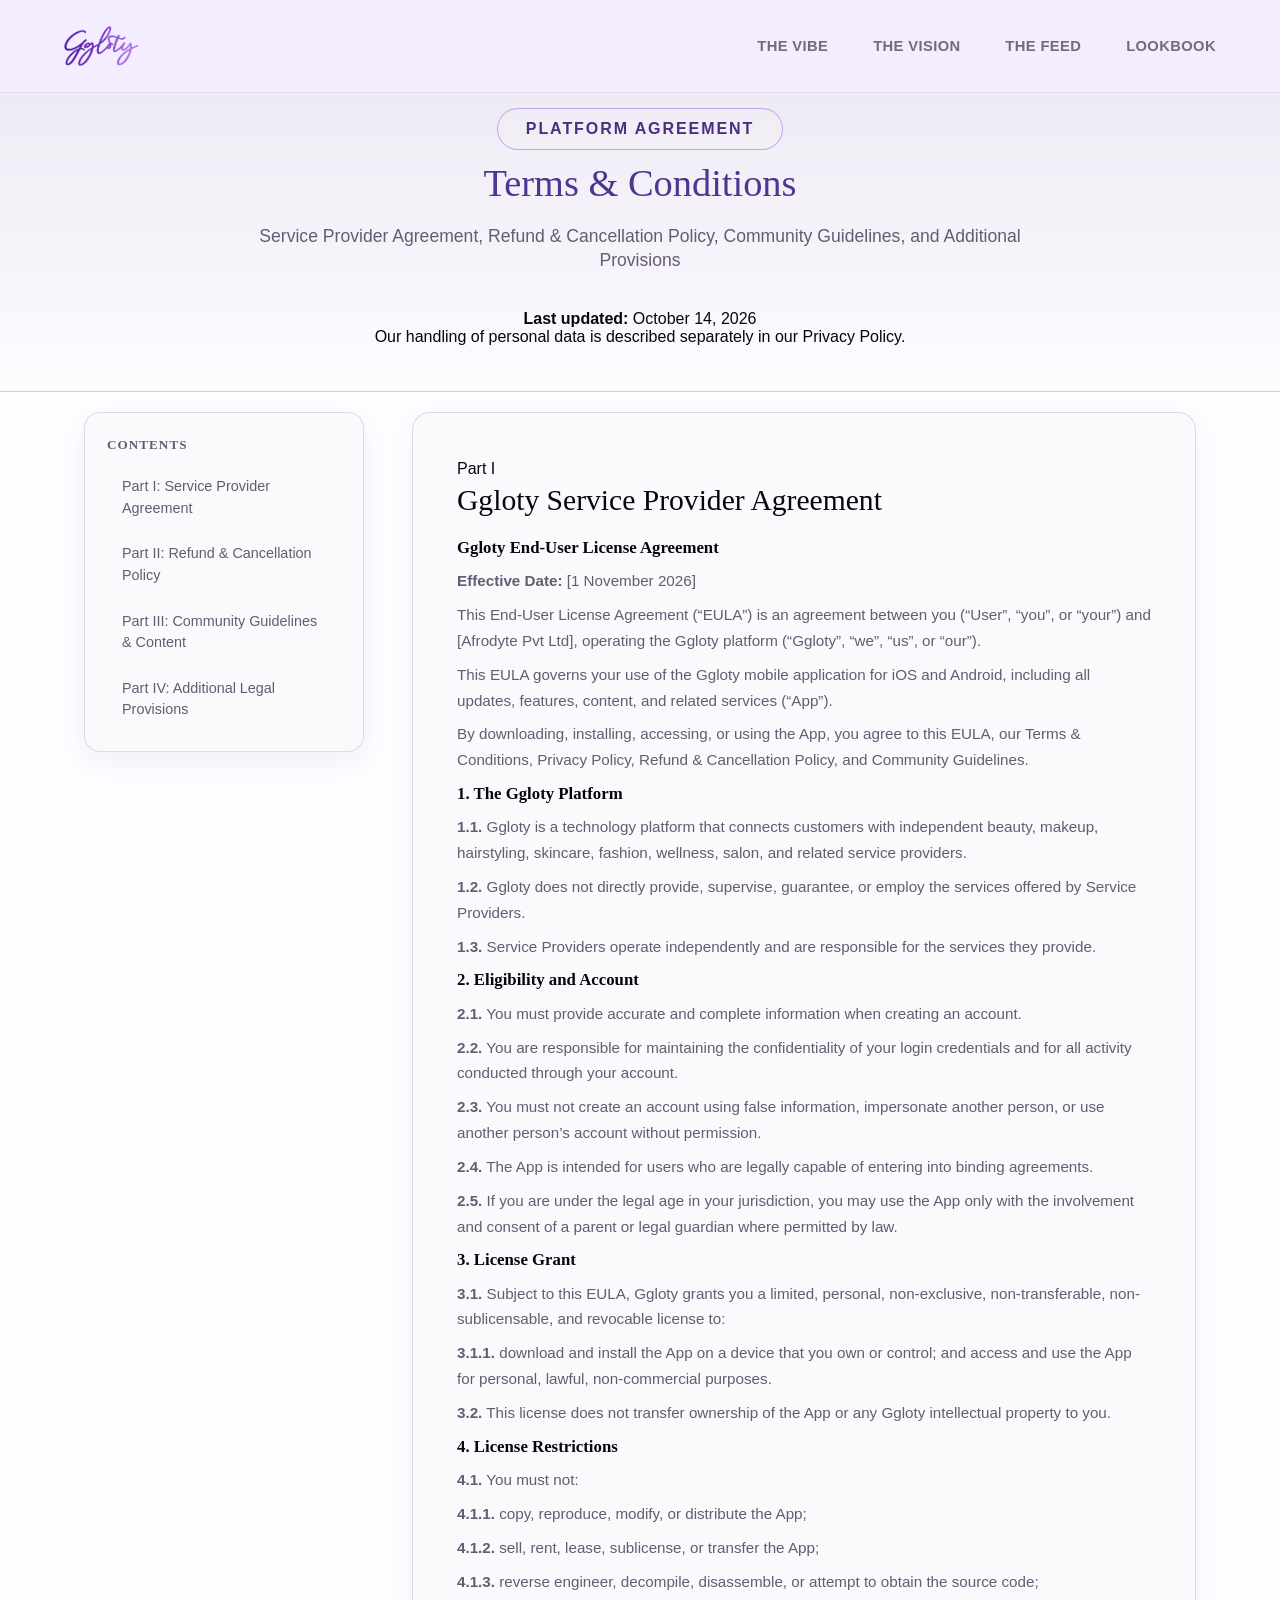
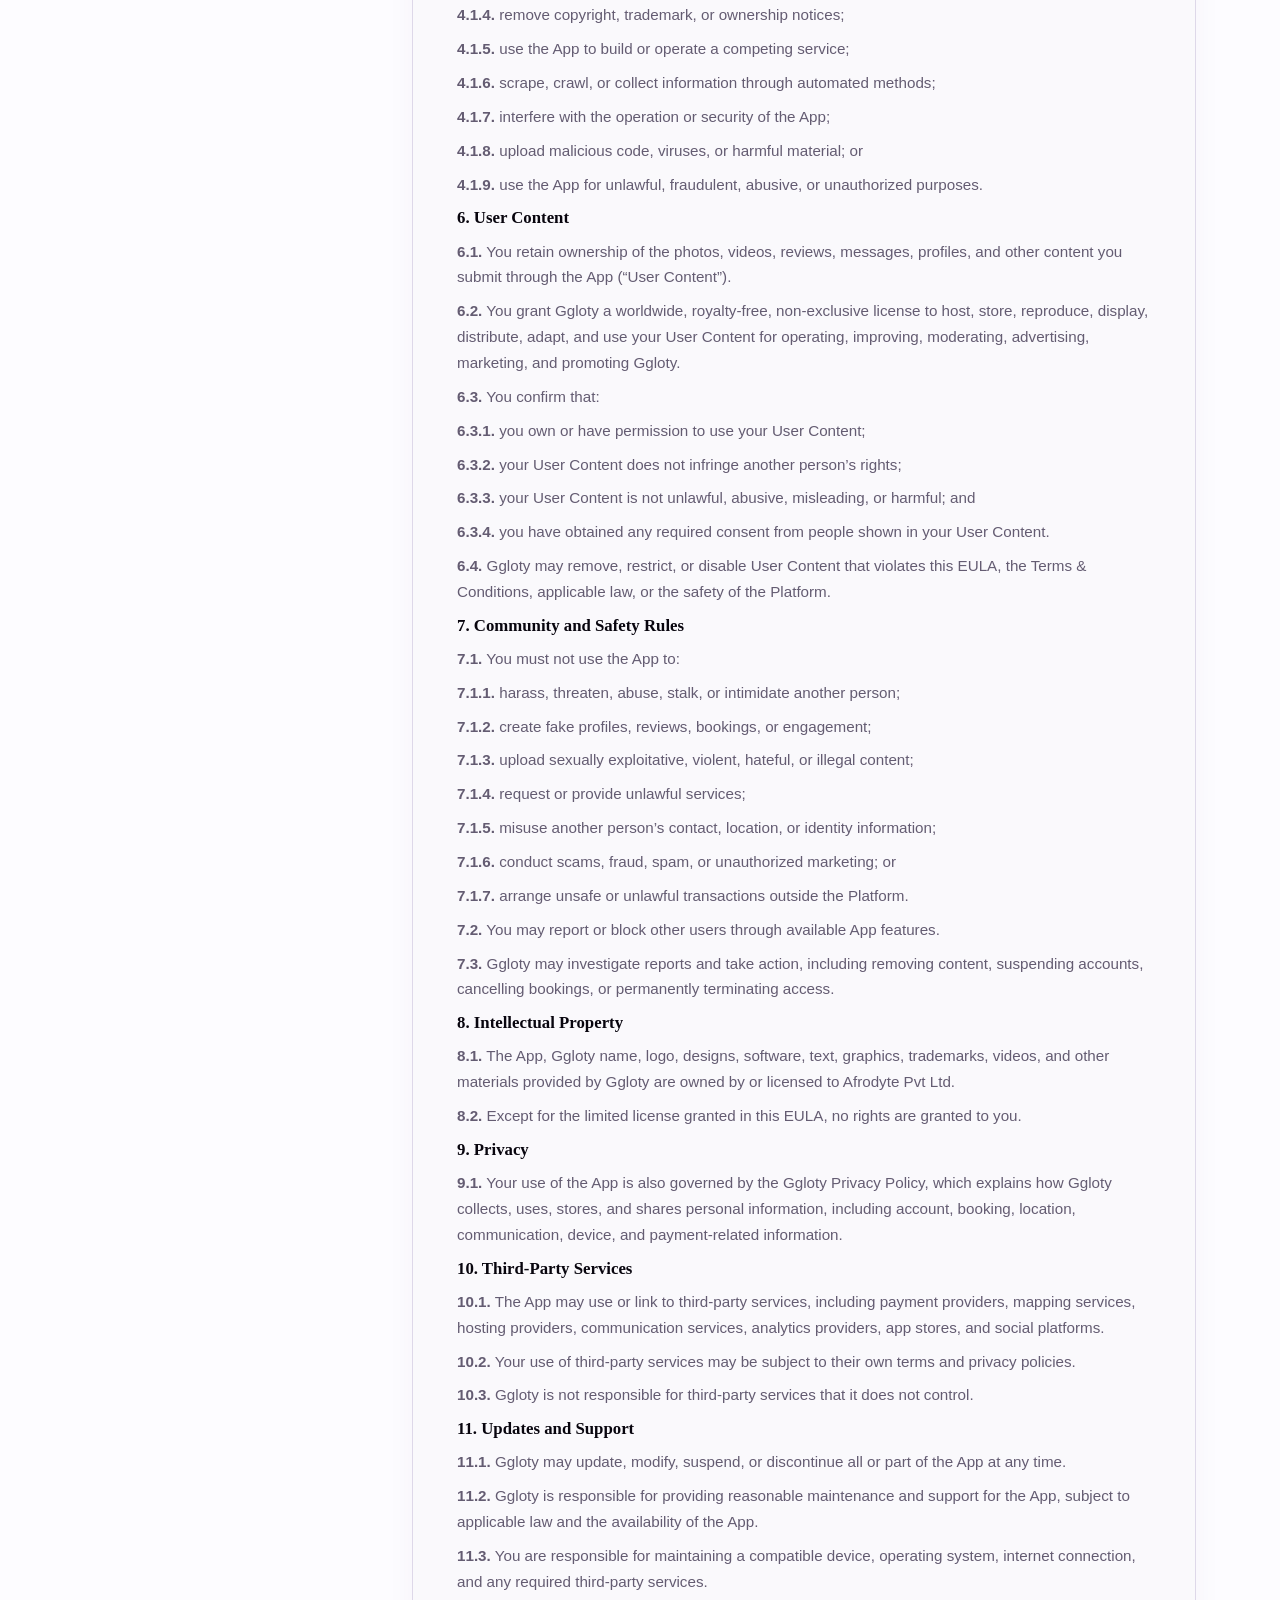
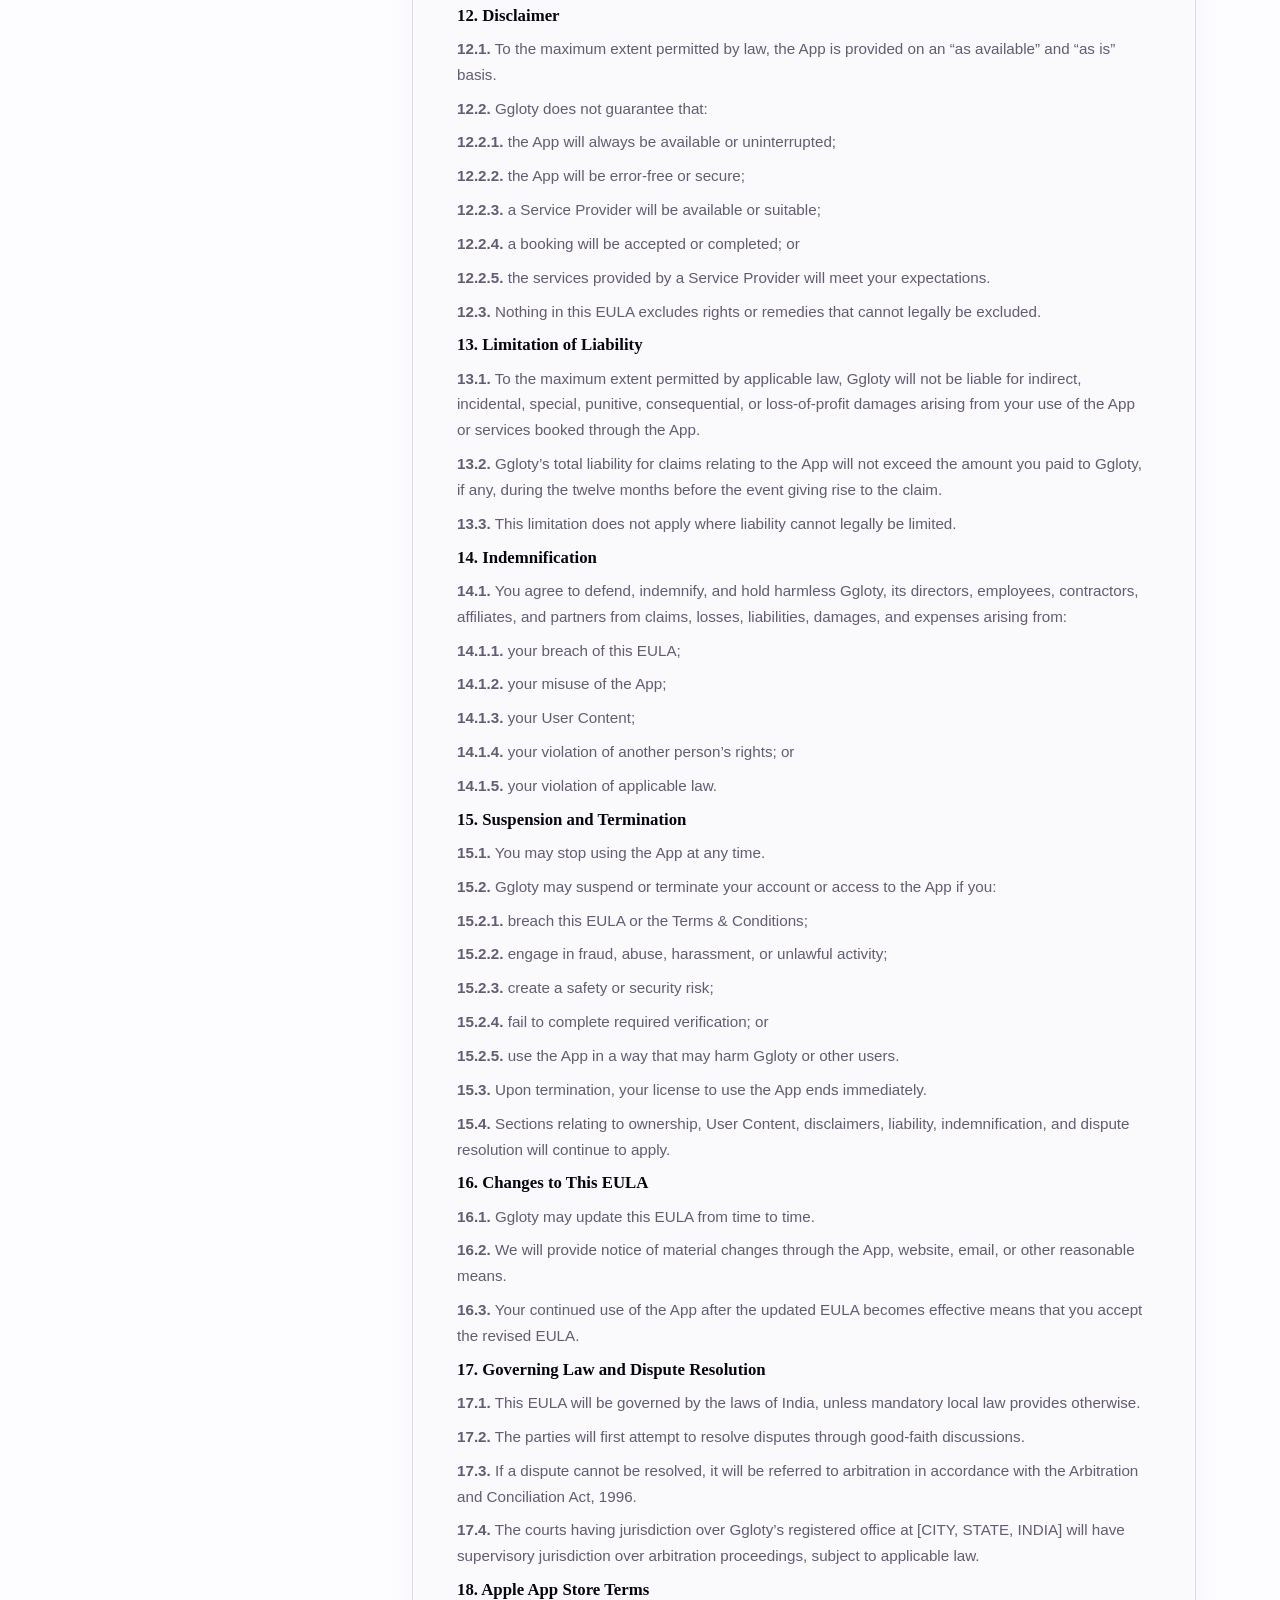
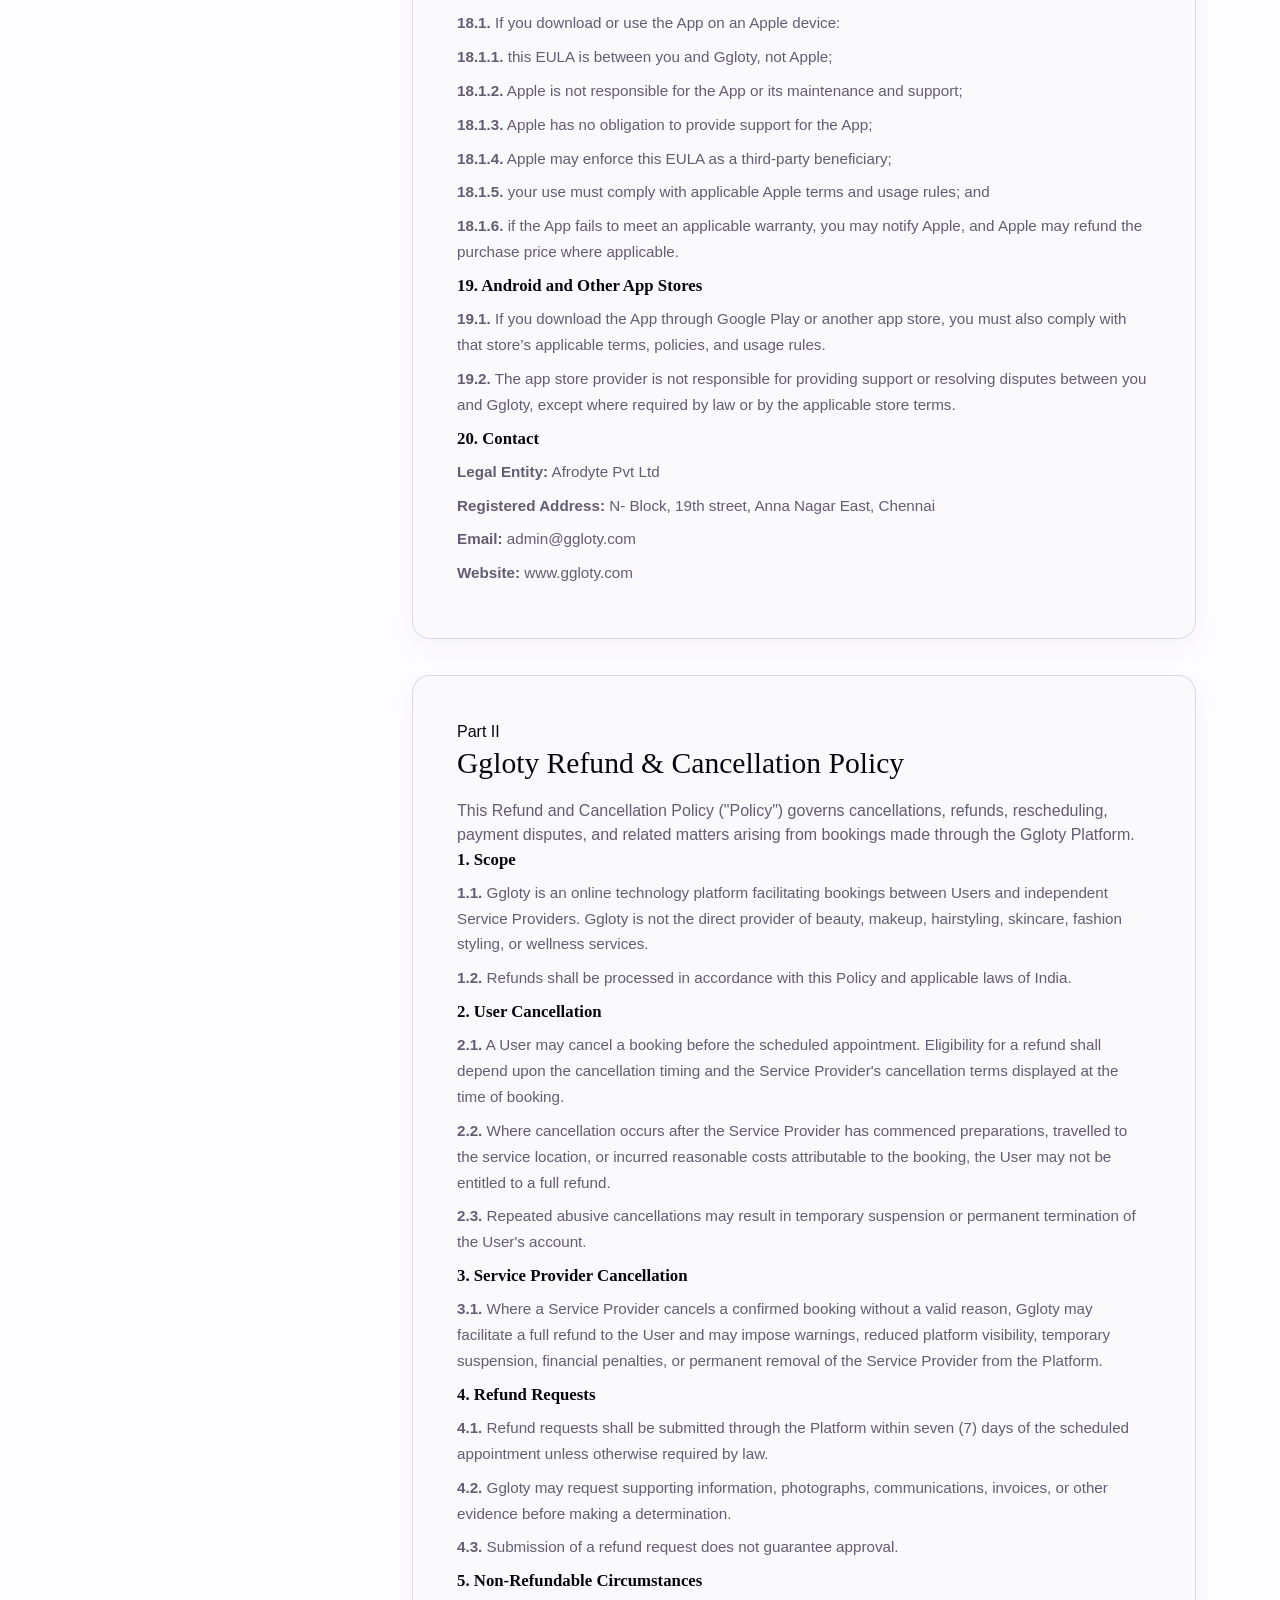
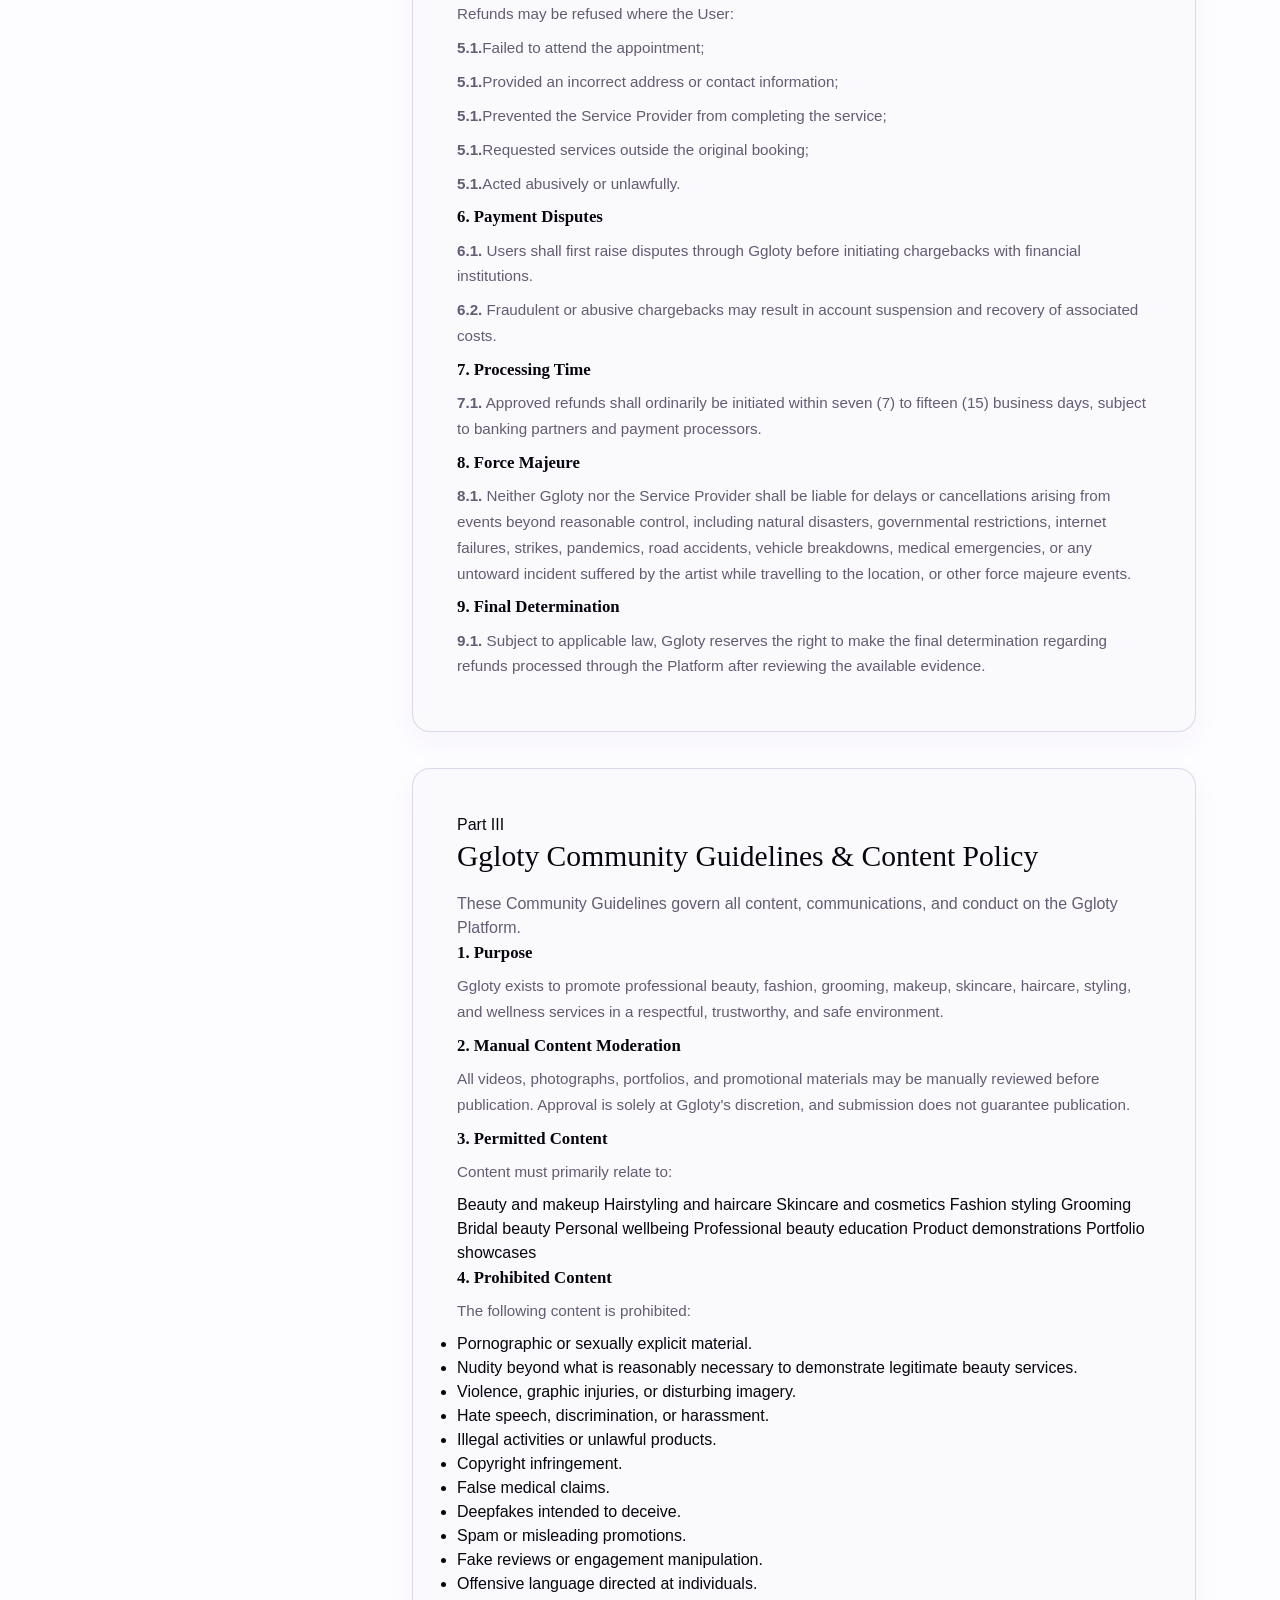
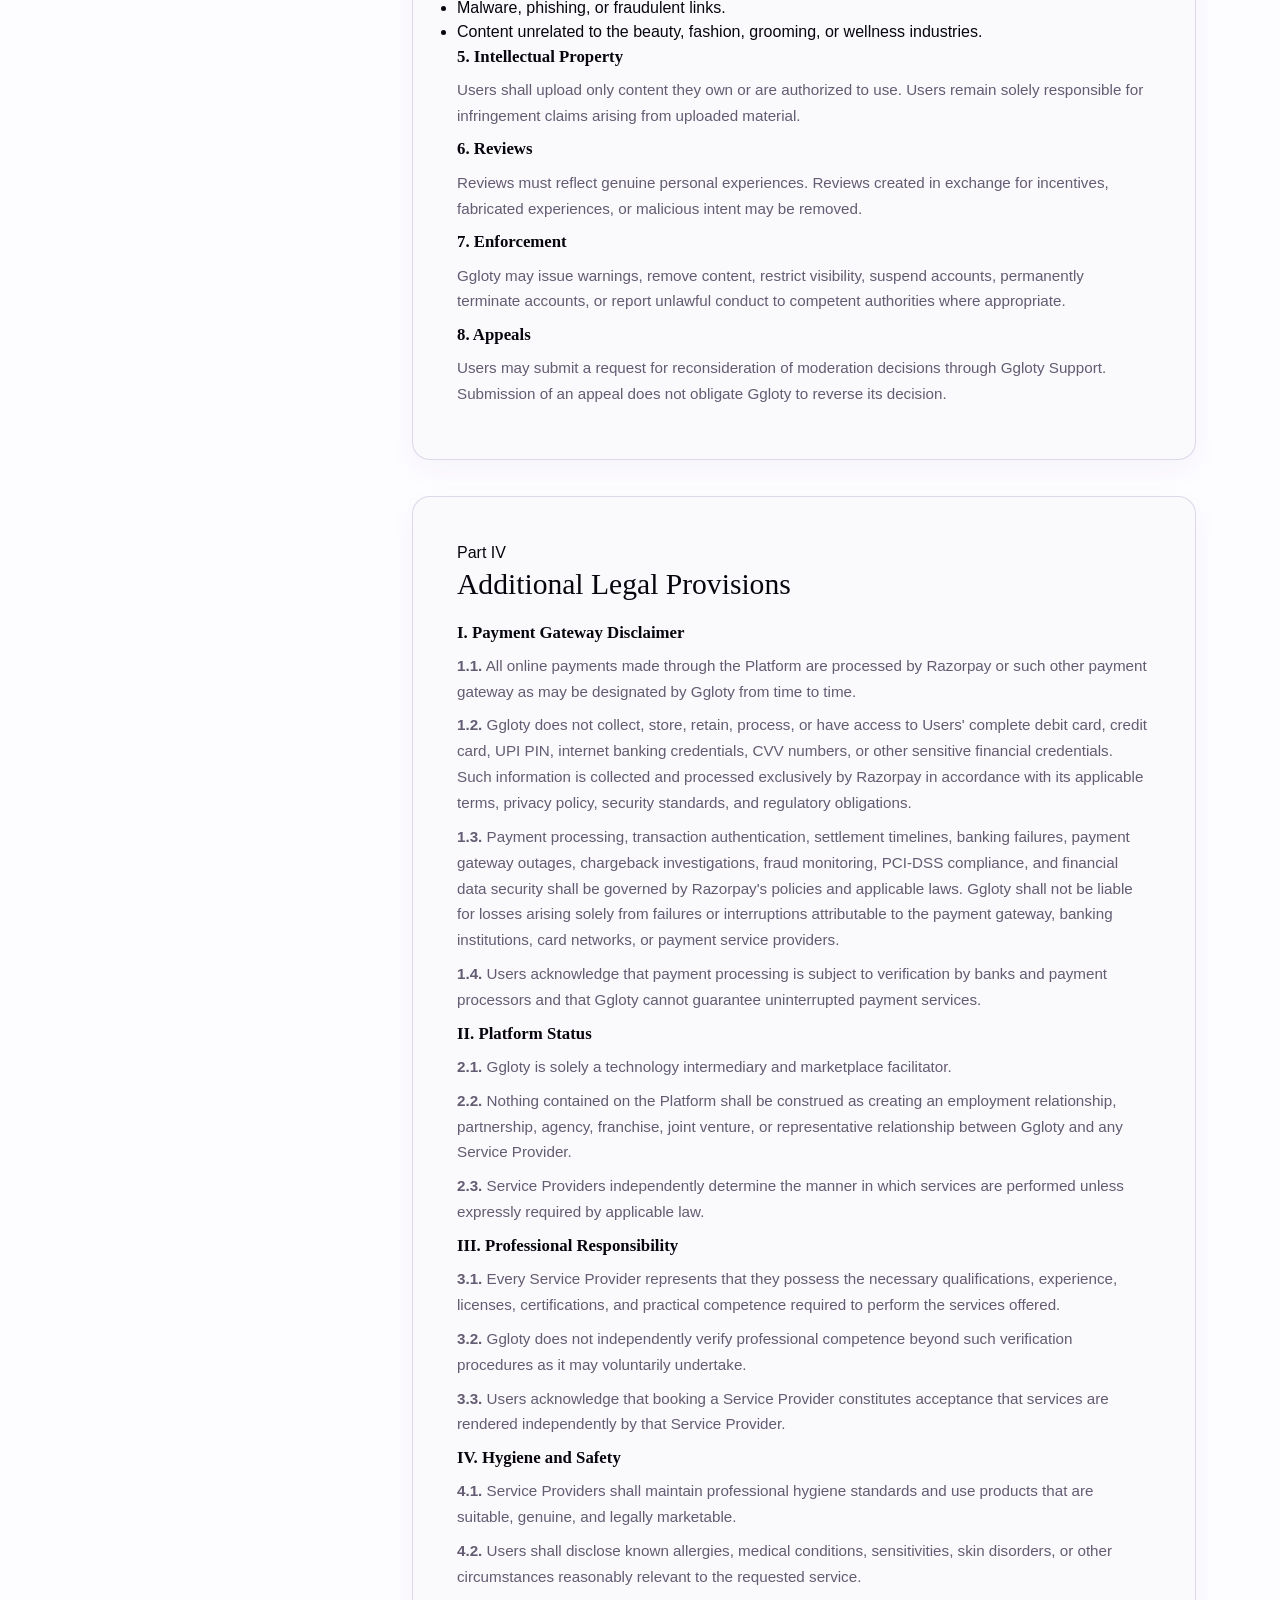
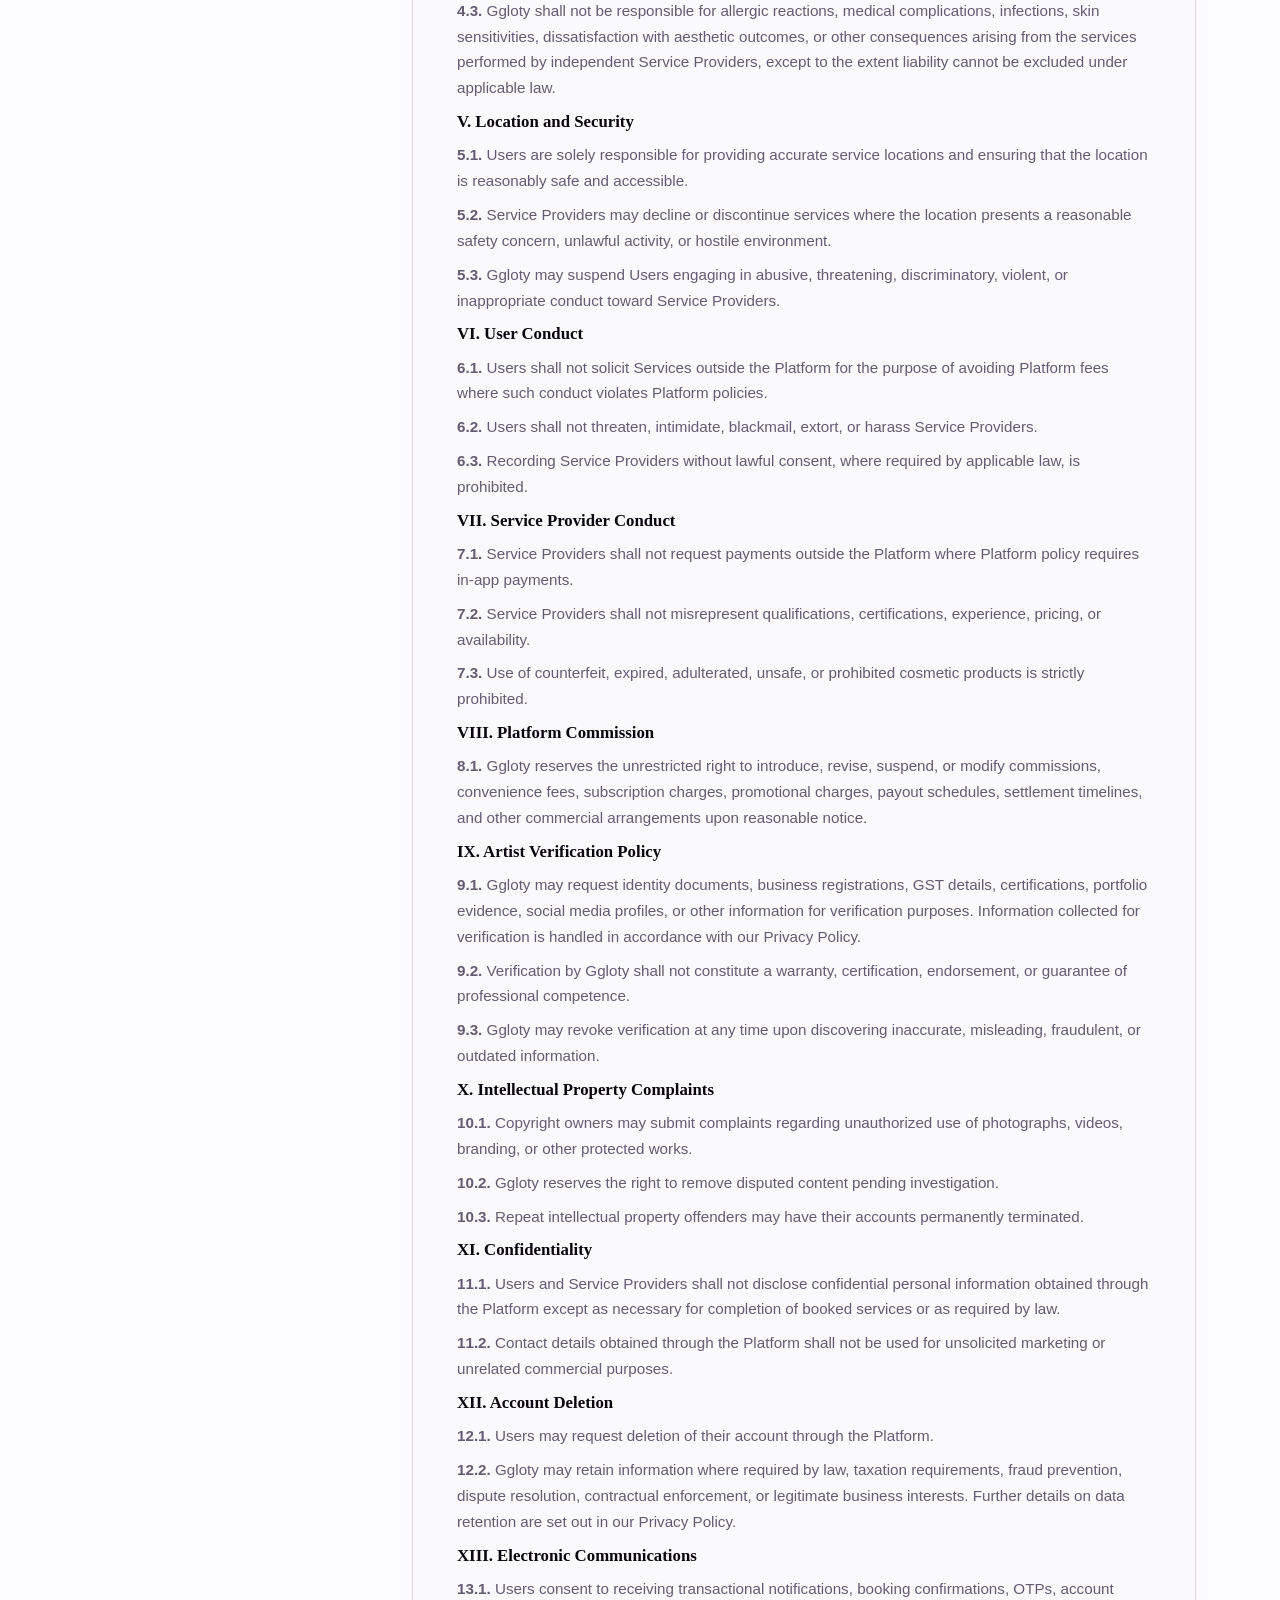
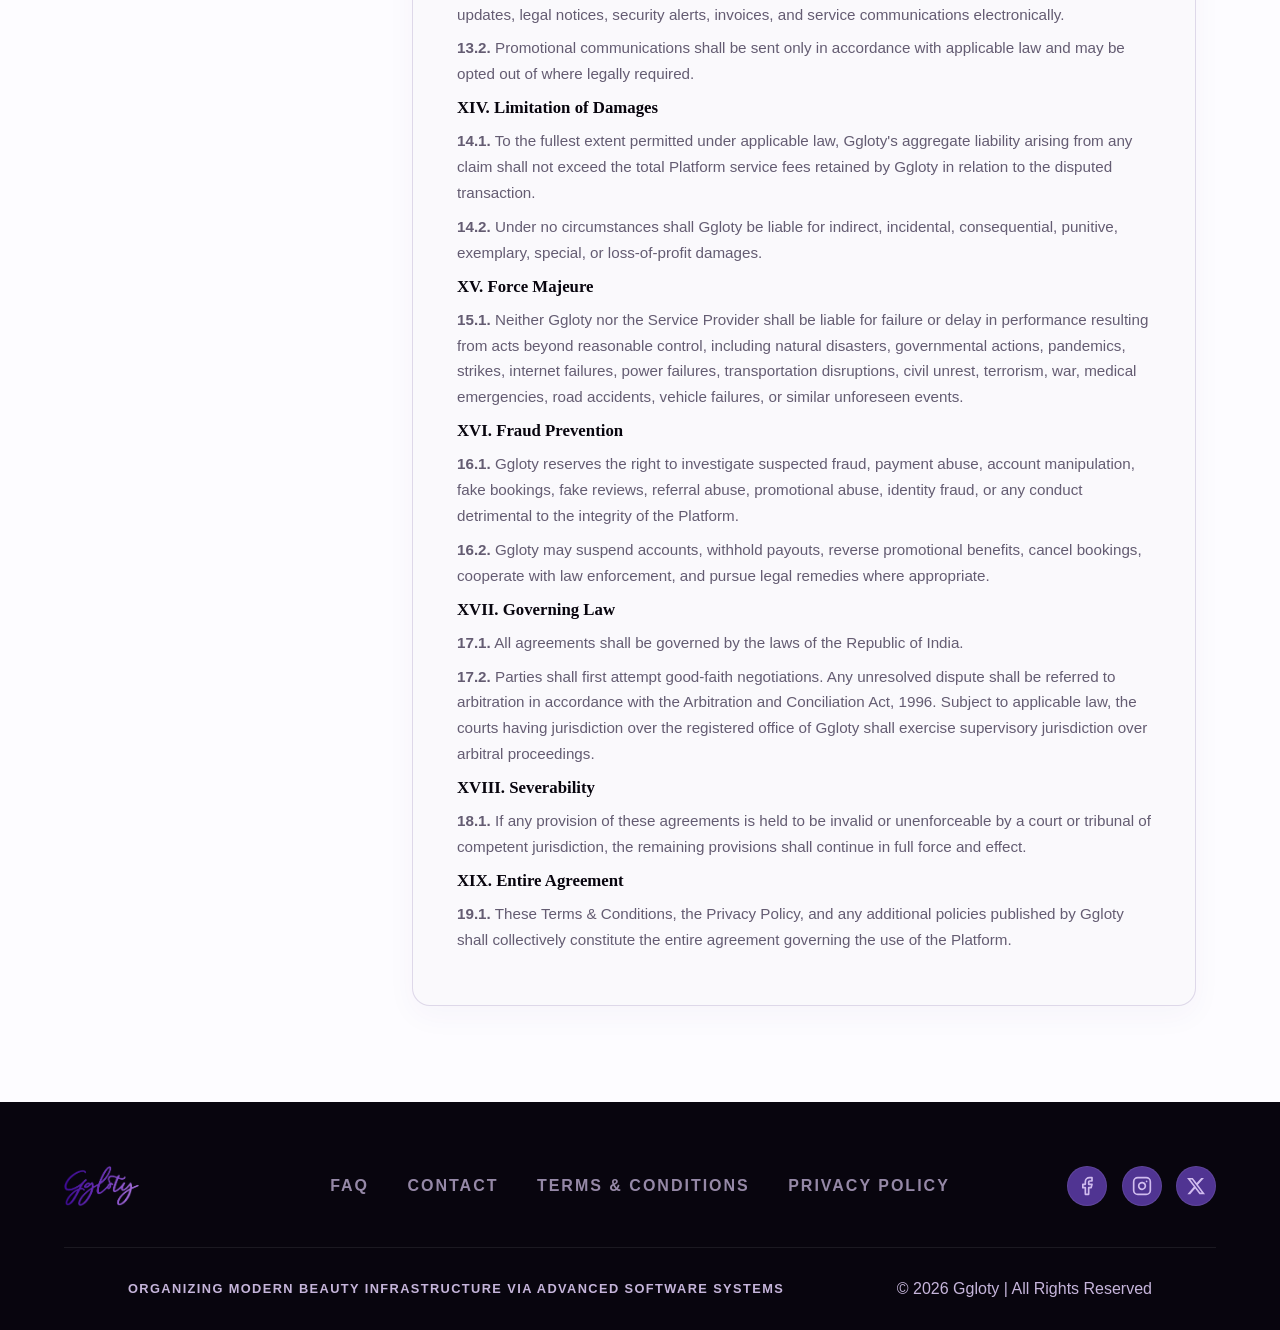
<file: terms.html>
<!DOCTYPE html>
<html lang="en">
<head>
    <meta charset="UTF-8">
    <meta name="viewport" content="width=device-width, initial-scale=1.0">
    <title>Terms & Conditions | Ggloty</title>
    <link rel="icon" type="image/png" href="images/fevicon-ggloty.png">
    <link rel="stylesheet" href="style.css">
</head>
<body>

    <header class="masthead" id="masthead">
        <div class="masthead-bar">
            <a href="index.html" class="brand-logo">
                <img src="images/new1.png" alt="Ggloty" class="logo-img">
            </a>

            <nav class="primary-nav">
                <ul class="nav-list" id="navLinksMenu">
                    <li><a href="index.html#home" class="nav-item">The Vibe</a></li>
                    <li><a href="index.html#vision" class="nav-item">The Vision</a></li>
                    <li><a href="index.html#reels-section" class="nav-item">The Feed</a></li>
                    <li><a href="index.html#lookbook" class="nav-item">Lookbook</a></li>
                    
                </ul>
            </nav>

            <button class="menu-toggle" id="hamburgerToggle" aria-label="Toggle menu" aria-expanded="false" aria-controls="navLinksMenu">
                <span class="hamburger-line"></span>
                <span class="hamburger-line"></span>
                <span class="hamburger-line"></span>
            </button>
        </div>
    </header>


    
      <main class="terms-main-wrapper terms-page">
 
        
  <section class="terms-hero">
    <div class="terms-container hero-inner">
      <span class="terms-badge">Platform Agreement</span>
      <h1 class="terms-title">Terms & Conditions</h1>
      <p class="terms-subtitle">
        Service Provider Agreement, Refund &amp; Cancellation Policy, Community Guidelines, and Additional Provisions
      </p>
      <div class="terms-meta">
        <span><strong>Last updated:</strong> October 14, 2026</span>
      
        <span>Our handling of personal data is described separately in our <a href="privacy.html" class="terms-link">Privacy Policy</a>.</span>
      </div>
    </div>
  </section>

  <!-- Content & Navigation Grid -->
  <div class="terms-container terms-layout">
    
    <!-- Sticky Table of Contents -->
    <aside class="terms-sidebar">
      <div class="toc-box">
        <h3 class="toc-title">Contents</h3>
        <nav class="toc-nav">
          <a href="#part-1" class="toc-item">Part I: Service Provider Agreement</a>
          <a href="#part-2" class="toc-item">Part II: Refund &amp; Cancellation Policy</a>
          <a href="#part-3" class="toc-item">Part III: Community Guidelines &amp; Content</a>
          <a href="#part-4" class="toc-item">Part IV: Additional Legal Provisions</a>
        </nav>
      </div>
    </aside>

    <!-- Content Sections -->
    <article class="terms-content">

      <!-- PART I -->
      


<section id="part-1" class="terms-section">
  <span class="section-tag">Part I</span>
  <h2 class="section-title">Ggloty Service Provider Agreement</h2>
  

  <div class="clause">
    <h4 class="clause-heading">Ggloty End-User License Agreement</h4>
    <p class="clause-p"><strong>Effective Date:</strong> [1 November 2026]</p>
    <p class="clause-p">This End-User License Agreement (“EULA”) is an agreement between you (“User”, “you”, or “your”) and [Afrodyte Pvt Ltd], operating the Ggloty platform (“Ggloty”, “we”, “us”, or “our”).</p>
    <p class="clause-p">This EULA governs your use of the Ggloty mobile application for iOS and Android, including all updates, features, content, and related services (“App”).</p>
    <p class="clause-p">By downloading, installing, accessing, or using the App, you agree to this EULA, our Terms &amp; Conditions, Privacy Policy, Refund &amp; Cancellation Policy, and Community Guidelines.</p>
  </div>

  <div class="clause">
    <h4 class="clause-heading">1. The Ggloty Platform</h4>
    <p class="clause-p"><strong>1.1.</strong> Ggloty is a technology platform that connects customers with independent beauty, makeup, hairstyling, skincare, fashion, wellness, salon, and related service providers.</p>
    <p class="clause-p"><strong>1.2.</strong> Ggloty does not directly provide, supervise, guarantee, or employ the services offered by Service Providers.</p>
    <p class="clause-p"><strong>1.3.</strong> Service Providers operate independently and are responsible for the services they provide.</p>
  </div>

  <div class="clause">
    <h4 class="clause-heading">2. Eligibility and Account</h4>
    <p class="clause-p"><strong>2.1.</strong> You must provide accurate and complete information when creating an account.</p>
    <p class="clause-p"><strong>2.2.</strong> You are responsible for maintaining the confidentiality of your login credentials and for all activity conducted through your account.</p>
    <p class="clause-p"><strong>2.3.</strong> You must not create an account using false information, impersonate another person, or use another person’s account without permission.</p>
    <p class="clause-p"><strong>2.4.</strong> The App is intended for users who are legally capable of entering into binding agreements.</p>
    <p class="clause-p"><strong>2.5.</strong> If you are under the legal age in your jurisdiction, you may use the App only with the involvement and consent of a parent or legal guardian where permitted by law.</p>
  </div>

  <div class="clause">
    <h4 class="clause-heading">3. License Grant</h4>
    <p class="clause-p"><strong>3.1.</strong> Subject to this EULA, Ggloty grants you a limited, personal, non-exclusive, non-transferable, non-sublicensable, and revocable license to:</p>
    <p class="clause-p"><strong>3.1.1.</strong> download and install the App on a device that you own or control; and access and use the App for personal, lawful, non-commercial purposes.</p>
    <p class="clause-p"><strong>3.2.</strong> This license does not transfer ownership of the App or any Ggloty intellectual property to you.</p>
  </div>

  <div class="clause">
    <h4 class="clause-heading">4. License Restrictions</h4>
    <p class="clause-p"><strong>4.1.</strong> You must not:</p>
    <p class="clause-p"><strong>4.1.1.</strong> copy, reproduce, modify, or distribute the App;</p>
    <p class="clause-p"><strong>4.1.2.</strong> sell, rent, lease, sublicense, or transfer the App;</p>
    <p class="clause-p"><strong>4.1.3.</strong> reverse engineer, decompile, disassemble, or attempt to obtain the source code;</p>
    <p class="clause-p"><strong>4.1.4.</strong> remove copyright, trademark, or ownership notices;</p>
    <p class="clause-p"><strong>4.1.5.</strong> use the App to build or operate a competing service;</p>
    <p class="clause-p"><strong>4.1.6.</strong> scrape, crawl, or collect information through automated methods;</p>
    <p class="clause-p"><strong>4.1.7.</strong> interfere with the operation or security of the App;</p>
    <p class="clause-p"><strong>4.1.8.</strong> upload malicious code, viruses, or harmful material; or</p>
    <p class="clause-p"><strong>4.1.9.</strong> use the App for unlawful, fraudulent, abusive, or unauthorized purposes.</p>
  </div>

  <div class="clause">
    <h4 class="clause-heading">6. User Content</h4>
    <p class="clause-p"><strong>6.1.</strong> You retain ownership of the photos, videos, reviews, messages, profiles, and other content you submit through the App (“User Content”).</p>
    <p class="clause-p"><strong>6.2.</strong> You grant Ggloty a worldwide, royalty-free, non-exclusive license to host, store, reproduce, display, distribute, adapt, and use your User Content for operating, improving, moderating, advertising, marketing, and promoting Ggloty.</p>
    <p class="clause-p"><strong>6.3.</strong> You confirm that:</p>
    <p class="clause-p"><strong>6.3.1.</strong> you own or have permission to use your User Content;</p>
    <p class="clause-p"><strong>6.3.2.</strong> your User Content does not infringe another person’s rights;</p>
    <p class="clause-p"><strong>6.3.3.</strong> your User Content is not unlawful, abusive, misleading, or harmful; and</p>
    <p class="clause-p"><strong>6.3.4.</strong> you have obtained any required consent from people shown in your User Content.</p>
    <p class="clause-p"><strong>6.4.</strong> Ggloty may remove, restrict, or disable User Content that violates this EULA, the Terms &amp; Conditions, applicable law, or the safety of the Platform.</p>
  </div>

  <div class="clause">
    <h4 class="clause-heading">7. Community and Safety Rules</h4>
    <p class="clause-p"><strong>7.1.</strong> You must not use the App to:</p>
    <p class="clause-p"><strong>7.1.1.</strong> harass, threaten, abuse, stalk, or intimidate another person;</p>
    <p class="clause-p"><strong>7.1.2.</strong> create fake profiles, reviews, bookings, or engagement;</p>
    <p class="clause-p"><strong>7.1.3.</strong> upload sexually exploitative, violent, hateful, or illegal content;</p>
    <p class="clause-p"><strong>7.1.4.</strong> request or provide unlawful services;</p>
    <p class="clause-p"><strong>7.1.5.</strong> misuse another person’s contact, location, or identity information;</p>
    <p class="clause-p"><strong>7.1.6.</strong> conduct scams, fraud, spam, or unauthorized marketing; or</p>
    <p class="clause-p"><strong>7.1.7.</strong> arrange unsafe or unlawful transactions outside the Platform.</p>
    <p class="clause-p"><strong>7.2.</strong> You may report or block other users through available App features.</p>
    <p class="clause-p"><strong>7.3.</strong> Ggloty may investigate reports and take action, including removing content, suspending accounts, cancelling bookings, or permanently terminating access.</p>
  </div>

  <div class="clause">
    <h4 class="clause-heading">8. Intellectual Property</h4>
    <p class="clause-p"><strong>8.1.</strong> The App, Ggloty name, logo, designs, software, text, graphics, trademarks, videos, and other materials provided by Ggloty are owned by or licensed to Afrodyte Pvt Ltd.</p>
    <p class="clause-p"><strong>8.2.</strong> Except for the limited license granted in this EULA, no rights are granted to you.</p>
  </div>

  <div class="clause">
    <h4 class="clause-heading">9. Privacy</h4>
    <p class="clause-p"><strong>9.1.</strong> Your use of the App is also governed by the Ggloty Privacy Policy, which explains how Ggloty collects, uses, stores, and shares personal information, including account, booking, location, communication, device, and payment-related information.</p>
  </div>

  <div class="clause">
    <h4 class="clause-heading">10. Third-Party Services</h4>
    <p class="clause-p"><strong>10.1.</strong> The App may use or link to third-party services, including payment providers, mapping services, hosting providers, communication services, analytics providers, app stores, and social platforms.</p>
    <p class="clause-p"><strong>10.2.</strong> Your use of third-party services may be subject to their own terms and privacy policies.</p>
    <p class="clause-p"><strong>10.3.</strong> Ggloty is not responsible for third-party services that it does not control.</p>
  </div>

  <div class="clause">
    <h4 class="clause-heading">11. Updates and Support</h4>
    <p class="clause-p"><strong>11.1.</strong> Ggloty may update, modify, suspend, or discontinue all or part of the App at any time.</p>
    <p class="clause-p"><strong>11.2.</strong> Ggloty is responsible for providing reasonable maintenance and support for the App, subject to applicable law and the availability of the App.</p>
    <p class="clause-p"><strong>11.3.</strong> You are responsible for maintaining a compatible device, operating system, internet connection, and any required third-party services.</p>
  </div>

  <div class="clause">
    <h4 class="clause-heading">12. Disclaimer</h4>
    <p class="clause-p"><strong>12.1.</strong> To the maximum extent permitted by law, the App is provided on an “as available” and “as is” basis.</p>
    <p class="clause-p"><strong>12.2.</strong> Ggloty does not guarantee that:</p>
    <p class="clause-p"><strong>12.2.1.</strong> the App will always be available or uninterrupted;</p>
    <p class="clause-p"><strong>12.2.2.</strong> the App will be error-free or secure;</p>
    <p class="clause-p"><strong>12.2.3.</strong> a Service Provider will be available or suitable;</p>
    <p class="clause-p"><strong>12.2.4.</strong> a booking will be accepted or completed; or</p>
    <p class="clause-p"><strong>12.2.5.</strong> the services provided by a Service Provider will meet your expectations.</p>
    <p class="clause-p"><strong>12.3.</strong> Nothing in this EULA excludes rights or remedies that cannot legally be excluded.</p>
  </div>

  <div class="clause">
    <h4 class="clause-heading">13. Limitation of Liability</h4>
    <p class="clause-p"><strong>13.1.</strong> To the maximum extent permitted by applicable law, Ggloty will not be liable for indirect, incidental, special, punitive, consequential, or loss-of-profit damages arising from your use of the App or services booked through the App.</p>
    <p class="clause-p"><strong>13.2.</strong> Ggloty’s total liability for claims relating to the App will not exceed the amount you paid to Ggloty, if any, during the twelve months before the event giving rise to the claim.</p>
    <p class="clause-p"><strong>13.3.</strong> This limitation does not apply where liability cannot legally be limited.</p>
  </div>

  <div class="clause">
    <h4 class="clause-heading">14. Indemnification</h4>
    <p class="clause-p"><strong>14.1.</strong> You agree to defend, indemnify, and hold harmless Ggloty, its directors, employees, contractors, affiliates, and partners from claims, losses, liabilities, damages, and expenses arising from:</p>
    <p class="clause-p"><strong>14.1.1.</strong> your breach of this EULA;</p>
    <p class="clause-p"><strong>14.1.2.</strong> your misuse of the App;</p>
    <p class="clause-p"><strong>14.1.3.</strong> your User Content;</p>
    <p class="clause-p"><strong>14.1.4.</strong> your violation of another person’s rights; or</p>
    <p class="clause-p"><strong>14.1.5.</strong> your violation of applicable law.</p>
  </div>

  <div class="clause">
    <h4 class="clause-heading">15. Suspension and Termination</h4>
    <p class="clause-p"><strong>15.1.</strong> You may stop using the App at any time.</p>
    <p class="clause-p"><strong>15.2.</strong> Ggloty may suspend or terminate your account or access to the App if you:</p>
    <p class="clause-p"><strong>15.2.1.</strong> breach this EULA or the Terms &amp; Conditions;</p>
    <p class="clause-p"><strong>15.2.2.</strong> engage in fraud, abuse, harassment, or unlawful activity;</p>
    <p class="clause-p"><strong>15.2.3.</strong> create a safety or security risk;</p>
    <p class="clause-p"><strong>15.2.4.</strong> fail to complete required verification; or</p>
    <p class="clause-p"><strong>15.2.5.</strong> use the App in a way that may harm Ggloty or other users.</p>
    <p class="clause-p"><strong>15.3.</strong> Upon termination, your license to use the App ends immediately.</p>
    <p class="clause-p"><strong>15.4.</strong> Sections relating to ownership, User Content, disclaimers, liability, indemnification, and dispute resolution will continue to apply.</p>
  </div>

  <div class="clause">
    <h4 class="clause-heading">16. Changes to This EULA</h4>
    <p class="clause-p"><strong>16.1.</strong> Ggloty may update this EULA from time to time.</p>
    <p class="clause-p"><strong>16.2.</strong> We will provide notice of material changes through the App, website, email, or other reasonable means.</p>
    <p class="clause-p"><strong>16.3.</strong> Your continued use of the App after the updated EULA becomes effective means that you accept the revised EULA.</p>
  </div>

  <div class="clause">
    <h4 class="clause-heading">17. Governing Law and Dispute Resolution</h4>
    <p class="clause-p"><strong>17.1.</strong> This EULA will be governed by the laws of India, unless mandatory local law provides otherwise.</p>
    <p class="clause-p"><strong>17.2.</strong> The parties will first attempt to resolve disputes through good-faith discussions.</p>
    <p class="clause-p"><strong>17.3.</strong> If a dispute cannot be resolved, it will be referred to arbitration in accordance with the Arbitration and Conciliation Act, 1996.</p>
    <p class="clause-p"><strong>17.4.</strong> The courts having jurisdiction over Ggloty’s registered office at [CITY, STATE, INDIA] will have supervisory jurisdiction over arbitration proceedings, subject to applicable law.</p>
  </div>

  <div class="clause">
    <h4 class="clause-heading">18. Apple App Store Terms</h4>
    <p class="clause-p"><strong>18.1.</strong> If you download or use the App on an Apple device:</p>
    <p class="clause-p"><strong>18.1.1.</strong> this EULA is between you and Ggloty, not Apple;</p>
    <p class="clause-p"><strong>18.1.2.</strong> Apple is not responsible for the App or its maintenance and support;</p>
    <p class="clause-p"><strong>18.1.3.</strong> Apple has no obligation to provide support for the App;</p>
    <p class="clause-p"><strong>18.1.4.</strong> Apple may enforce this EULA as a third-party beneficiary;</p>
    <p class="clause-p"><strong>18.1.5.</strong> your use must comply with applicable Apple terms and usage rules; and</p>
    <p class="clause-p"><strong>18.1.6.</strong> if the App fails to meet an applicable warranty, you may notify Apple, and Apple may refund the purchase price where applicable.</p>
  </div>

  <div class="clause">
    <h4 class="clause-heading">19. Android and Other App Stores</h4>
    <p class="clause-p"><strong>19.1.</strong> If you download the App through Google Play or another app store, you must also comply with that store’s applicable terms, policies, and usage rules.</p>
    <p class="clause-p"><strong>19.2.</strong> The app store provider is not responsible for providing support or resolving disputes between you and Ggloty, except where required by law or by the applicable store terms.</p>
  </div>

  <div class="clause">
    <h4 class="clause-heading">20. Contact</h4>
    <p class="clause-p"><strong>Legal Entity:</strong> Afrodyte Pvt Ltd</p>
    <p class="clause-p"><strong>Registered Address:</strong> N- Block, 19th street, Anna Nagar East, Chennai</p>
    <p class="clause-p"><strong>Email:</strong> admin@ggloty.com</p>
    <p class="clause-p"><strong>Website:</strong> www.ggloty.com</p>
  </div>
</section>

      <!-- PART II -->
      <section id="part-2" class="terms-section">
        <span class="section-tag">Part II</span>
        <h2 class="section-title">Ggloty Refund &amp; Cancellation Policy</h2>
        <p class="section-intro">
          This Refund and Cancellation Policy ("Policy") governs cancellations, refunds, rescheduling, payment disputes, and related matters arising from bookings made through the Ggloty Platform.
        </p>

        <div class="clause">
          <h4 class="clause-heading">1. Scope</h4>
          <p class="clause-p"><strong>1.1.</strong> Ggloty is an online technology platform facilitating bookings between Users and independent Service Providers. Ggloty is not the direct provider of beauty, makeup, hairstyling, skincare, fashion styling, or wellness services.</p>
          <p class="clause-p"><strong>1.2.</strong> Refunds shall be processed in accordance with this Policy and applicable laws of India.</p>
        </div>

        <div class="clause">
          <h4 class="clause-heading">2. User Cancellation</h4>
          <p class="clause-p"><strong>2.1.</strong> A User may cancel a booking before the scheduled appointment. Eligibility for a refund shall depend upon the cancellation timing and the Service Provider's cancellation terms displayed at the time of booking.</p>
          <p class="clause-p"><strong>2.2.</strong> Where cancellation occurs after the Service Provider has commenced preparations, travelled to the service location, or incurred reasonable costs attributable to the booking, the User may not be entitled to a full refund.</p>
          <p class="clause-p"><strong>2.3.</strong> Repeated abusive cancellations may result in temporary suspension or permanent termination of the User's account.</p>
        </div>

        <div class="clause">
          <h4 class="clause-heading">3. Service Provider Cancellation</h4>
          <p class="clause-p"><strong>3.1.</strong> Where a Service Provider cancels a confirmed booking without a valid reason, Ggloty may facilitate a full refund to the User and may impose warnings, reduced platform visibility, temporary suspension, financial penalties, or permanent removal of the Service Provider from the Platform.</p>
        </div>

        <div class="clause">
          <h4 class="clause-heading">4. Refund Requests</h4>
          <p class="clause-p"><strong>4.1.</strong> Refund requests shall be submitted through the Platform within seven (7) days of the scheduled appointment unless otherwise required by law.</p>
          <p class="clause-p"><strong>4.2.</strong> Ggloty may request supporting information, photographs, communications, invoices, or other evidence before making a determination.</p>
          <p class="clause-p"><strong>4.3.</strong> Submission of a refund request does not guarantee approval.</p>
        </div>

        <div class="clause">
          <h4 class="clause-heading">5. Non-Refundable Circumstances</h4>
          <p class="clause-p">Refunds may be refused where the User:</p>
          
           <p class="clause-p"><strong>5.1.</strong>Failed to attend the appointment;</p>
           <p class="clause-p"><strong>5.1.</strong>Provided an incorrect address or contact information;</p>
           <p class="clause-p"><strong>5.1.</strong>Prevented the Service Provider from completing the service;</p>
            <p class="clause-p"><strong>5.1.</strong>Requested services outside the original booking;</p>
            <p class="clause-p"><strong>5.1.</strong>Acted abusively or unlawfully.</li>
          
        </div>

        <div class="clause">
          <h4 class="clause-heading">6. Payment Disputes</h4>
          <p class="clause-p"><strong>6.1.</strong> Users shall first raise disputes through Ggloty before initiating chargebacks with financial institutions.</p>
          <p class="clause-p"><strong>6.2.</strong> Fraudulent or abusive chargebacks may result in account suspension and recovery of associated costs.</p>
        </div>

        <div class="clause">
          <h4 class="clause-heading">7. Processing Time</h4>
          <p class="clause-p"><strong>7.1.</strong> Approved refunds shall ordinarily be initiated within seven (7) to fifteen (15) business days, subject to banking partners and payment processors.</p>
        </div>

        <div class="clause">
          <h4 class="clause-heading">8. Force Majeure</h4>
          <p class="clause-p"><strong>8.1.</strong> Neither Ggloty nor the Service Provider shall be liable for delays or cancellations arising from events beyond reasonable control, including natural disasters, governmental restrictions, internet failures, strikes, pandemics, road accidents, vehicle breakdowns, medical emergencies, or any untoward incident suffered by the artist while travelling to the location, or other force majeure events.</p>
        </div>

        <div class="clause">
          <h4 class="clause-heading">9. Final Determination</h4>
          <p class="clause-p"><strong>9.1.</strong> Subject to applicable law, Ggloty reserves the right to make the final determination regarding refunds processed through the Platform after reviewing the available evidence.</p>
        </div>
      </section>

      <!-- PART III -->
      <section id="part-3" class="terms-section">
        <span class="section-tag">Part III</span>
        <h2 class="section-title">Ggloty Community Guidelines &amp; Content Policy</h2>
        <p class="section-intro">
          These Community Guidelines govern all content, communications, and conduct on the Ggloty Platform.
        </p>

        <div class="clause">
          <h4 class="clause-heading">1. Purpose</h4>
          <p class="clause-p">Ggloty exists to promote professional beauty, fashion, grooming, makeup, skincare, haircare, styling, and wellness services in a respectful, trustworthy, and safe environment.</p>
        </div>

        <div class="clause">
          <h4 class="clause-heading">2. Manual Content Moderation</h4>
          <p class="clause-p">All videos, photographs, portfolios, and promotional materials may be manually reviewed before publication. Approval is solely at Ggloty's discretion, and submission does not guarantee publication.</p>
        </div>

        <div class="clause">
          <h4 class="clause-heading">3. Permitted Content</h4>
          <p class="clause-p">Content must primarily relate to:</p>
          <div class="tags-container">
            <span class="terms-tag">Beauty and makeup</span>
            <span class="terms-tag">Hairstyling and haircare</span>
            <span class="terms-tag">Skincare and cosmetics</span>
            <span class="terms-tag">Fashion styling</span>
            <span class="terms-tag">Grooming</span>
            <span class="terms-tag">Bridal beauty</span>
            <span class="terms-tag">Personal wellbeing</span>
            <span class="terms-tag">Professional beauty education</span>
            <span class="terms-tag">Product demonstrations</span>
            <span class="terms-tag">Portfolio showcases</span>
          </div>
        </div>

        <div class="clause">
          <h4 class="clause-heading">4. Prohibited Content</h4>
          <p class="clause-p">The following content is prohibited:</p>
          <ul class="terms-list">
            <li>Pornographic or sexually explicit material.</li>
            <li>Nudity beyond what is reasonably necessary to demonstrate legitimate beauty services.</li>
            <li>Violence, graphic injuries, or disturbing imagery.</li>
            <li>Hate speech, discrimination, or harassment.</li>
            <li>Illegal activities or unlawful products.</li>
            <li>Copyright infringement.</li>
            <li>False medical claims.</li>
            <li>Deepfakes intended to deceive.</li>
            <li>Spam or misleading promotions.</li>
            <li>Fake reviews or engagement manipulation.</li>
            <li>Offensive language directed at individuals.</li>
            <li>Malware, phishing, or fraudulent links.</li>
            <li>Content unrelated to the beauty, fashion, grooming, or wellness industries.</li>
          </ul>
        </div>

        <div class="clause">
          <h4 class="clause-heading">5. Intellectual Property</h4>
          <p class="clause-p">Users shall upload only content they own or are authorized to use. Users remain solely responsible for infringement claims arising from uploaded material.</p>
        </div>

        <div class="clause">
          <h4 class="clause-heading">6. Reviews</h4>
          <p class="clause-p">Reviews must reflect genuine personal experiences. Reviews created in exchange for incentives, fabricated experiences, or malicious intent may be removed.</p>
        </div>

        <div class="clause">
          <h4 class="clause-heading">7. Enforcement</h4>
          <p class="clause-p">Ggloty may issue warnings, remove content, restrict visibility, suspend accounts, permanently terminate accounts, or report unlawful conduct to competent authorities where appropriate.</p>
        </div>

        <div class="clause">
          <h4 class="clause-heading">8. Appeals</h4>
          <p class="clause-p">Users may submit a request for reconsideration of moderation decisions through Ggloty Support. Submission of an appeal does not obligate Ggloty to reverse its decision.</p>
        </div>
      </section>

      <!-- PART IV -->
      <section id="part-4" class="terms-section">
        <span class="section-tag">Part IV</span>
        <h2 class="section-title">Additional Legal Provisions</h2>

        <div class="clause">
          <h4 class="clause-heading">I. Payment Gateway Disclaimer</h4>
          <p class="clause-p"><strong>1.1.</strong> All online payments made through the Platform are processed by Razorpay or such other payment gateway as may be designated by Ggloty from time to time.</p>
          <p class="clause-p"><strong>1.2.</strong> Ggloty does not collect, store, retain, process, or have access to Users' complete debit card, credit card, UPI PIN, internet banking credentials, CVV numbers, or other sensitive financial credentials. Such information is collected and processed exclusively by Razorpay in accordance with its applicable terms, privacy policy, security standards, and regulatory obligations.</p>
          <p class="clause-p"><strong>1.3.</strong> Payment processing, transaction authentication, settlement timelines, banking failures, payment gateway outages, chargeback investigations, fraud monitoring, PCI-DSS compliance, and financial data security shall be governed by Razorpay's policies and applicable laws. Ggloty shall not be liable for losses arising solely from failures or interruptions attributable to the payment gateway, banking institutions, card networks, or payment service providers.</p>
          <p class="clause-p"><strong>1.4.</strong> Users acknowledge that payment processing is subject to verification by banks and payment processors and that Ggloty cannot guarantee uninterrupted payment services.</p>
        </div>

        <div class="clause">
          <h4 class="clause-heading">II. Platform Status</h4>
          <p class="clause-p"><strong>2.1.</strong> Ggloty is solely a technology intermediary and marketplace facilitator.</p>
          <p class="clause-p"><strong>2.2.</strong> Nothing contained on the Platform shall be construed as creating an employment relationship, partnership, agency, franchise, joint venture, or representative relationship between Ggloty and any Service Provider.</p>
          <p class="clause-p"><strong>2.3.</strong> Service Providers independently determine the manner in which services are performed unless expressly required by applicable law.</p>
        </div>

        <div class="clause">
          <h4 class="clause-heading">III. Professional Responsibility</h4>
          <p class="clause-p"><strong>3.1.</strong> Every Service Provider represents that they possess the necessary qualifications, experience, licenses, certifications, and practical competence required to perform the services offered.</p>
          <p class="clause-p"><strong>3.2.</strong> Ggloty does not independently verify professional competence beyond such verification procedures as it may voluntarily undertake.</p>
          <p class="clause-p"><strong>3.3.</strong> Users acknowledge that booking a Service Provider constitutes acceptance that services are rendered independently by that Service Provider.</p>
        </div>

        <div class="clause">
          <h4 class="clause-heading">IV. Hygiene and Safety</h4>
          <p class="clause-p"><strong>4.1.</strong> Service Providers shall maintain professional hygiene standards and use products that are suitable, genuine, and legally marketable.</p>
          <p class="clause-p"><strong>4.2.</strong> Users shall disclose known allergies, medical conditions, sensitivities, skin disorders, or other circumstances reasonably relevant to the requested service.</p>
          <p class="clause-p"><strong>4.3.</strong> Ggloty shall not be responsible for allergic reactions, medical complications, infections, skin sensitivities, dissatisfaction with aesthetic outcomes, or other consequences arising from the services performed by independent Service Providers, except to the extent liability cannot be excluded under applicable law.</p>
        </div>

        <div class="clause">
          <h4 class="clause-heading">V. Location and Security</h4>
          <p class="clause-p"><strong>5.1.</strong> Users are solely responsible for providing accurate service locations and ensuring that the location is reasonably safe and accessible.</p>
          <p class="clause-p"><strong>5.2.</strong> Service Providers may decline or discontinue services where the location presents a reasonable safety concern, unlawful activity, or hostile environment.</p>
          <p class="clause-p"><strong>5.3.</strong> Ggloty may suspend Users engaging in abusive, threatening, discriminatory, violent, or inappropriate conduct toward Service Providers.</p>
        </div>

        <div class="clause">
          <h4 class="clause-heading">VI. User Conduct</h4>
          <p class="clause-p"><strong>6.1.</strong> Users shall not solicit Services outside the Platform for the purpose of avoiding Platform fees where such conduct violates Platform policies.</p>
          <p class="clause-p"><strong>6.2.</strong> Users shall not threaten, intimidate, blackmail, extort, or harass Service Providers.</p>
          <p class="clause-p"><strong>6.3.</strong> Recording Service Providers without lawful consent, where required by applicable law, is prohibited.</p>
        </div>

        <div class="clause">
          <h4 class="clause-heading">VII. Service Provider Conduct</h4>
          <p class="clause-p"><strong>7.1.</strong> Service Providers shall not request payments outside the Platform where Platform policy requires in-app payments.</p>
          <p class="clause-p"><strong>7.2.</strong> Service Providers shall not misrepresent qualifications, certifications, experience, pricing, or availability.</p>
          <p class="clause-p"><strong>7.3.</strong> Use of counterfeit, expired, adulterated, unsafe, or prohibited cosmetic products is strictly prohibited.</p>
        </div>

        <div class="clause">
          <h4 class="clause-heading">VIII. Platform Commission</h4>
          <p class="clause-p"><strong>8.1.</strong> Ggloty reserves the unrestricted right to introduce, revise, suspend, or modify commissions, convenience fees, subscription charges, promotional charges, payout schedules, settlement timelines, and other commercial arrangements upon reasonable notice.</p>
        </div>

        <div class="clause">
          <h4 class="clause-heading">IX. Artist Verification Policy</h4>
          <p class="clause-p"><strong>9.1.</strong> Ggloty may request identity documents, business registrations, GST details, certifications, portfolio evidence, social media profiles, or other information for verification purposes. Information collected for verification is handled in accordance with our Privacy Policy.</p>
          <p class="clause-p"><strong>9.2.</strong> Verification by Ggloty shall not constitute a warranty, certification, endorsement, or guarantee of professional competence.</p>
          <p class="clause-p"><strong>9.3.</strong> Ggloty may revoke verification at any time upon discovering inaccurate, misleading, fraudulent, or outdated information.</p>
        </div>

        <div class="clause">
          <h4 class="clause-heading">X. Intellectual Property Complaints</h4>
          <p class="clause-p"><strong>10.1.</strong> Copyright owners may submit complaints regarding unauthorized use of photographs, videos, branding, or other protected works.</p>
          <p class="clause-p"><strong>10.2.</strong> Ggloty reserves the right to remove disputed content pending investigation.</p>
          <p class="clause-p"><strong>10.3.</strong> Repeat intellectual property offenders may have their accounts permanently terminated.</p>
        </div>

        <div class="clause">
          <h4 class="clause-heading">XI. Confidentiality</h4>
          <p class="clause-p"><strong>11.1.</strong> Users and Service Providers shall not disclose confidential personal information obtained through the Platform except as necessary for completion of booked services or as required by law.</p>
          <p class="clause-p"><strong>11.2.</strong> Contact details obtained through the Platform shall not be used for unsolicited marketing or unrelated commercial purposes.</p>
        </div>

        <div class="clause">
          <h4 class="clause-heading">XII. Account Deletion</h4>
          <p class="clause-p"><strong>12.1.</strong> Users may request deletion of their account through the Platform.</p>
          <p class="clause-p"><strong>12.2.</strong> Ggloty may retain information where required by law, taxation requirements, fraud prevention, dispute resolution, contractual enforcement, or legitimate business interests. Further details on data retention are set out in our Privacy Policy.</p>
        </div>

        <div class="clause">
          <h4 class="clause-heading">XIII. Electronic Communications</h4>
          <p class="clause-p"><strong>13.1.</strong> Users consent to receiving transactional notifications, booking confirmations, OTPs, account updates, legal notices, security alerts, invoices, and service communications electronically.</p>
          <p class="clause-p"><strong>13.2.</strong> Promotional communications shall be sent only in accordance with applicable law and may be opted out of where legally required.</p>
        </div>

        <div class="clause">
          <h4 class="clause-heading">XIV. Limitation of Damages</h4>
          <p class="clause-p"><strong>14.1.</strong> To the fullest extent permitted under applicable law, Ggloty's aggregate liability arising from any claim shall not exceed the total Platform service fees retained by Ggloty in relation to the disputed transaction.</p>
          <p class="clause-p"><strong>14.2.</strong> Under no circumstances shall Ggloty be liable for indirect, incidental, consequential, punitive, exemplary, special, or loss-of-profit damages.</p>
        </div>

        <div class="clause">
          <h4 class="clause-heading">XV. Force Majeure</h4>
          <p class="clause-p"><strong>15.1.</strong> Neither Ggloty nor the Service Provider shall be liable for failure or delay in performance resulting from acts beyond reasonable control, including natural disasters, governmental actions, pandemics, strikes, internet failures, power failures, transportation disruptions, civil unrest, terrorism, war, medical emergencies, road accidents, vehicle failures, or similar unforeseen events.</p>
        </div>

        <div class="clause">
          <h4 class="clause-heading">XVI. Fraud Prevention</h4>
          <p class="clause-p"><strong>16.1.</strong> Ggloty reserves the right to investigate suspected fraud, payment abuse, account manipulation, fake bookings, fake reviews, referral abuse, promotional abuse, identity fraud, or any conduct detrimental to the integrity of the Platform.</p>
          <p class="clause-p"><strong>16.2.</strong> Ggloty may suspend accounts, withhold payouts, reverse promotional benefits, cancel bookings, cooperate with law enforcement, and pursue legal remedies where appropriate.</p>
        </div>

        <div class="clause">
          <h4 class="clause-heading">XVII. Governing Law</h4>
          <p class="clause-p"><strong>17.1.</strong> All agreements shall be governed by the laws of the Republic of India.</p>
          <p class="clause-p"><strong>17.2.</strong> Parties shall first attempt good-faith negotiations. Any unresolved dispute shall be referred to arbitration in accordance with the Arbitration and Conciliation Act, 1996. Subject to applicable law, the courts having jurisdiction over the registered office of Ggloty shall exercise supervisory jurisdiction over arbitral proceedings.</p>
        </div>

        <div class="clause">
          <h4 class="clause-heading">XVIII. Severability</h4>
          <p class="clause-p"><strong>18.1.</strong> If any provision of these agreements is held to be invalid or unenforceable by a court or tribunal of competent jurisdiction, the remaining provisions shall continue in full force and effect.</p>
        </div>

        <div class="clause">
          <h4 class="clause-heading">XIX. Entire Agreement</h4>
          <p class="clause-p"><strong>19.1.</strong> These Terms &amp; Conditions, the Privacy Policy, and any additional policies published by Ggloty shall collectively constitute the entire agreement governing the use of the Platform.</p>
        </div>
      </section>

    </article>
  </div>
</main>
   

    <footer class="site-footer">
        <div class="footer-main">
            <a href="index.html#home" class="footer-brand">
                <img src="images/new1.png" alt="Ggloty" class="footer-logo">
            </a>

            <nav class="footer-nav">
                <a href="faq.html">FAQ</a>
                <a href="contact.html">Contact</a>
                <a href="terms.html">Terms &amp; Conditions</a>
                <a href="privacy.html">Privacy Policy</a>
            </nav>

            <div class="footer-social">
                <a href="https://www.facebook.com/share/1JAfqFKw3F/" class="social-icon" aria-label="Facebook">
                    <svg viewBox="0 0 24 24" fill="none" stroke="currentColor" stroke-width="2" stroke-linecap="round"
                        stroke-linejoin="round">
                        <path d="M18 2h-3a5 5 0 0 0-5 5v3H7v4h3v8h4v-8h3l1-4h-4V7a1 1 0 0 1 1-1h3z"></path>
                    </svg>
                </a>
                <a href="https://www.instagram.com/theggloty?utm_source=qr&igsh=OWNhNzVhZHdsa3Nk" class="social-icon"
                    aria-label="Instagram">
                    <svg viewBox="0 0 24 24" fill="none" stroke="currentColor" stroke-width="2" stroke-linecap="round"
                        stroke-linejoin="round">
                        <rect x="2" y="2" width="20" height="20" rx="5" ry="5"></rect>
                        <path d="M16 11.37A4 4 0 1 1 12.63 8 4 4 0 0 1 16 11.37z"></path>
                        <line x1="17.5" y1="6.5" x2="17.51" y2="6.5"></line>
                    </svg>
                </a>
                <a href="https://x.com/GglotyOfficial" class="social-icon" aria-label="X / Twitter">
                    <svg viewBox="0 0 24 24" fill="currentColor">
                        <path
                            d="M18.244 2.25h3.308l-7.227 8.26 8.502 11.24H16.17l-5.214-6.817L4.99 21.75H1.68l7.73-8.835L1.254 2.25H8.08l4.713 6.231zm-1.161 17.52h1.833L7.084 4.126H5.117z" />
                    </svg>
                </a>
            </div>
        </div>

        <div class="footer-strip">
            <p class="strip-tagline">Organizing modern beauty infrastructure via advanced software systems</p>
            <p class="strip-copy">© 2026 Ggloty | All Rights Reserved</p>
        </div>
    </footer>

    <script src="script.js"></script>
</body>
</html>
</file>
<file: style.css>
/* ==========================================================================
   GGLOTY — PREMIUM EDITORIAL REDESIGN v2
   Dark couture hero + light editorial mid-page + dark finale.
   Brand palette preserved exactly from the original stylesheet.
   ========================================================================== */

*,
*::before,
*::after {
    margin: 0;
    padding: 0;
    box-sizing: border-box;
}

:root {
    /* ---- brand colors (unchanged) ---- */
    --luxury-black: #08050E;
    --luxury-white: #FAF9FC;
    --deep-brand-purple: #4A2E80;
    --amethyst-glow: #8B5CF6;
    --light-amethyst: #E7D5FF;
    --slate-muted: #645C72;
    --soft-cream-bg: #FDFCFF;

    /* ---- derived tints of the same hues (no new colors) ---- */
    --ink-soft: #14101E;
    --lilac-veil: rgba(231, 213, 255, 0.85);
    --lilac-dim: rgba(231, 213, 255, 0.55);
    --plum-10: rgba(74, 46, 128, 0.10);
    --plum-16: rgba(74, 46, 128, 0.16);
    --amethyst-30: rgba(139, 92, 246, 0.5);
    --white-04: rgba(250, 249, 252, 0.04);
    --white-08: rgba(250, 249, 252, 0.08);

    --font-display: 'Playfair Display', serif;
    --font-body: 'Plus Jakarta Sans', sans-serif;
    --ease: cubic-bezier(0.16, 1, 0.3, 1);
    --edge: 7vw;
    --nav-h: 92px;
    --ticker-h: 46px;
}

html {
    scroll-behavior: smooth;
    scroll-padding-top: 110px;
}

body {
    font-family: var(--font-body);
    background: var(--soft-cream-bg);
    color: var(--luxury-black);
    line-height: 1.5;
    overflow-x: hidden;
}

body.no-scroll {
    overflow: hidden;
}

h1,
h2,
h3,
h4,
h5 {
    font-family: var(--font-display);
    font-weight: 500;
}

p {
    color: var(--slate-muted);
}

a {
    color: inherit;
    text-decoration: none;
}

img {
    max-width: 100%;
    display: block;
}

::selection {
    background: var(--amethyst-glow);
    color: #fff;
}

main>section {
    padding-left: var(--edge);
    padding-right: var(--edge);
    position: relative;
    overflow: hidden;
}

/* ==========================================================================
   SCROLL REVEAL
   ========================================================================== */
[data-reveal] {
    opacity: 0;
    transform: translateY(26px);
    transition: opacity 0.9s var(--ease), transform 0.9s var(--ease);
}

[data-reveal].in-view {
    opacity: 1;
    transform: translateY(0);
}

/* ==========================================================================
   MASTHEAD / NAV
   ========================================================================== */
.masthead {
    position: fixed;
    top: 0;
    left: 0;
    width: 100%;
    z-index: 1000;
    background: #F4ECFF;
    backdrop-filter: blur(18px);
    -webkit-backdrop-filter: blur(18px);
    border-bottom: 1px solid var(--plum-10);
}

.masthead-bar {
    max-width: 1440px;
    margin: 0 auto;
    height: var(--nav-h);
    padding: 0 var(--edge);
    display: flex;
    align-items: center;
    justify-content: space-between;
}

.logo-img {
    height: 40px;
    width: auto;
}

.nav-list {
    display: flex;
    list-style: none;
    gap: 2.8rem;
}

.nav-item {
    position: relative;
    font-weight: 600;
    font-size: 0.92rem;
    letter-spacing: 0.4px;
    text-transform: uppercase;
    color: var(--luxury-black);
    opacity: 0.55;
    padding-bottom: 6px;
    transition: opacity 0.3s ease, color 0.3s ease;
}

.nav-item::after {
    content: '';
    position: absolute;
    left: 0;
    bottom: 0;
    width: 100%;
    height: 2px;
    background: var(--amethyst-glow);
    transform: scaleX(0);
    transform-origin: right;
    transition: transform 0.4s var(--ease);
}

.nav-item:hover,
.nav-item.active {
    opacity: 1;
    color: var(--deep-brand-purple);
}

.nav-item:hover::after,
.nav-item.active::after {
    transform: scaleX(1);
    transform-origin: left;
}

.menu-toggle {
    display: none;
    width: 46px;
    height: 46px;
    border: none;
    border-radius: 50%;
    background: var(--deep-brand-purple);
    flex-direction: column;
    align-items: center;
    justify-content: center;
    gap: 5px;
    cursor: pointer;
    flex-shrink: 0;
    position: relative;
    z-index: 1200;
}

.hamburger-line {
    width: 20px;
    height: 2px;
    background: #fff;
    border-radius: 2px;
    transition: transform 0.35s var(--ease), opacity 0.25s ease;
}

.menu-toggle.open .hamburger-line:nth-child(1) {
    transform: translateY(7px) rotate(45deg);
}

.menu-toggle.open .hamburger-line:nth-child(2) {
    opacity: 0;
}

.menu-toggle.open .hamburger-line:nth-child(3) {
    transform: translateY(-7px) rotate(-45deg);
}

/* ==========================================================================
   HERO — DARK COUTURE
   ========================================================================== */
.hero {
    background: var(--luxury-black);
    min-height: calc(100vh - var(--nav-h) - var(--ticker-h));
    display: flex;
    align-items: center;
    padding-top: 4rem;
    padding-bottom: 8rem;
}

.hero-glow {
    position: absolute;
    border-radius: 50%;
    filter: blur(120px);
    pointer-events: none;
    opacity: 0.55;
    animation: driftGlow 15s ease-in-out infinite alternate;
}

.glow-a {
    width: 520px;
    height: 520px;
    background: #4a2e80;
    ;
    top: -15%;
    right: -9%;
}

.glow-b {
    width: 460px;
    height: 460px;
    background: #8B5CF6;
    bottom: -14%;
    left: -8%;
    animation-delay: 3s;
    opacity: 0.35;
}

.glow-c {
    width: 520px;
    height: 520px;
    background: #4A2E80;
    top: 50%;
    left: 50%;
    transform: translate(-50%, -50%);
    opacity: 0.4;
}

@keyframes driftGlow {
    0% {
        transform: translate(0, 0) scale(1);
    }

    100% {
        transform: translate(25px, -25px) scale(1.1);
    }
}

.hero-inner {
    position: relative;
    z-index: 2;
    max-width: 1360px;
    margin: 0 auto;
    width: 100%;
    display: grid;
    grid-template-columns: 1fr 0.9fr;
    gap: 3rem;
    align-items: center;
}

.eyebrow {
    display: inline-flex;
    font-size: 0.75rem;
    font-weight: 700;
    letter-spacing: 2px;
    text-transform: uppercase;
    color: var(--light-amethyst);
    background: var(--white-08);
    border: 1px solid var(--amethyst-30);
    padding: 0.55rem 1.3rem;
    border-radius: 999px;
    margin-bottom: 1.6rem;
}

.eyebrow-plum {
    color: var(--deep-brand-purple);
    background: var(--light-amethyst);
    border: none;
}

.hero-title {
    font-size: clamp(2.6rem, 4.4vw, 4.1rem);
    line-height: 1.05;
    letter-spacing: -1.8px;
    color: var(--luxury-white);
    margin-bottom: 1.4rem;
    margin-top: 7rem;
}

p.hero-text {
    font-size: 1.12rem;
    line-height: 1.75;
    color: #c8bfe1;
    max-width: 540px;
    margin-bottom: 1.2rem;
}

.brand-highlight {
    font-weight: 700;                     
    font-size: 1.6rem;                    
    color:  #f0e0ff; 
    letter-spacing: -0.1px;
}

.accent-ital {
    font-style: italic;
    background: linear-gradient(100deg, var(--light-amethyst), var(--amethyst-glow));
    -webkit-background-clip: text;
    background-clip: text;
    -webkit-text-fill-color: transparent;
}

.accent-plum {
    font-style: italic;
    color: var(--deep-brand-purple);
}

.hero-text {
    font-size: 1.12rem;
    line-height: 1.75;
    color: var(--lilac-dim);
    max-width: 540px;
    margin-bottom: 2.2rem;
}

.hero-actions {
    display: flex;
    align-items: center;
    gap: 2rem;
    flex-wrap: wrap;
}

.btn-glow {
    display: inline-flex;
    align-items: center;
    background: linear-gradient(105deg, var(--deep-brand-purple), var(--amethyst-glow));
    color: #fff;
    padding: 0.95rem 2.3rem;
    border-radius: 999px;
    font-weight: 700;
    font-size: 1.3rem;
    letter-spacing: 0.3px;
    box-shadow: 0 16px 40px var(--amethyst-30);
    transition: transform 0.35s var(--ease), box-shadow 0.35s var(--ease);
}

.btn-glow:hover {
    transform: translateY(-4px);
    box-shadow: 0 22px 50px rgba(139, 92, 246, 0.5);
}

.link-arrow {
    display: inline-flex;
    align-items: center;
    gap: 8px;
    font-weight: 600;
    font-size: 1.1rem;
    color: var(--light-amethyst);
    opacity: 0.85;
    transition: opacity 0.3s ease;
}

.link-arrow:hover {
    opacity: 1;
}

.arrow-bob {
    display: inline-block;
    animation: bob 1.8s ease-in-out infinite;
}

@keyframes bob {

    0%,
    100% {
        transform: translateY(0);
    }

    50% {
        transform: translateY(5px);
    }
}

/* ---- HERO PHOTO STACK (signature element) ---- */
.hero-visual {
    position: relative;
    height: 460px;
    display: flex;
    align-items: center;
    justify-content: center;
}

.photo-stack {
    position: relative;
    width: 100%;
    height: 100%;
    margin-top: 5rem;
}

.photo-card {
    position: absolute;
    top: 50%;
    left: 50%;
    width: 270px;
    height: 350px;
    background: #fff;
    padding: 12px 12px 34px;
    border-radius: 4px;
    box-shadow: 0 30px 60px rgba(0, 0, 0, 0.45);
    transition: transform 0.85s var(--ease), opacity 0.85s var(--ease);
}

.photo-img {
    width: 100%;
    height: 100%;
    background-size: cover;
    background-position: center;
}

.photo-tag {
    position: absolute;
    bottom: 8px;
    left: 12px;
    font-size: 0.78rem;
    font-weight: 700;
    color: var(--luxury-black);
    font-family: var(--font-display);
    font-style: italic;
}

.photo-card.pos-center {
    transform: translate(-50%, -50%) rotate(-2deg) scale(1);
    opacity: 1;
    z-index: 5;
}

.photo-card.pos-left {
    transform: translate(-50%, -50%) translate(-88px, 16px) rotate(-11deg) scale(0.9);
    opacity: 0.85;
    z-index: 3;
}

.photo-card.pos-right {
    transform: translate(-50%, -50%) translate(88px, 20px) rotate(10deg) scale(0.88);
    opacity: 0.8;
    z-index: 2;
}

.photo-card.pos-hidden {
    transform: translate(-50%, -50%) translateY(50px) rotate(5deg) scale(0.75);
    opacity: 0;
    z-index: 1;
}

/* ==========================================================================
   VISION — LIGHT EDITORIAL
   ========================================================================== */
.vision {
    background: var(--soft-cream-bg);
    padding-top: 7rem;
    padding-bottom: 6rem;
    text-align: center;
}

.vision-inner {
    max-width: 980px;
    margin: 0 auto;
}

.quote-mark {
    display: block;
    font-family: var(--font-display);
    font-size: 6rem;
    line-height: 1;
    color: var(--light-amethyst);
    margin-bottom: -1.4rem;
}

.lede {
    display: block;
    font-family: var(--font-display);
    font-style: italic;
    font-size: clamp(1.5rem, 2.4vw, 2.1rem);
    line-height: 1.5;
    color: var(--deep-brand-purple);
    margin-bottom: 3rem;
}

.vision-heading h2 {
    font-size: clamp(2.2rem, 3vw, 2.9rem);
    letter-spacing: -1.2px;
    line-height: 1.15;
    margin-bottom: 3.5rem;
}

.perks {
    display: grid;
    grid-template-columns: 1fr 1fr;
    gap: 2.2rem;
    text-align: left;
}

.perk {
    border-top: 2px solid var(--deep-brand-purple);
    padding-top: 1.6rem;
    transition: transform 0.5s var(--ease);
}

.perk:hover {
    transform: translateY(-6px);
}

.perk-tag {
    display: inline-block;
    font-size: 1.2rem;
    font-weight: 700;
    color: var(--deep-brand-purple);
    margin-bottom: 0.9rem;
}

.perk h4 {
    font-size: 1.4rem;
    margin-bottom: 0.8rem;
}

.perk p {
    font-size: 1.15rem;
    line-height: 1.65;
}

/* ==========================================================================
   FEED — LILAC TINT
   ========================================================================== */
.feed {
    background: #F4ECFF;
    padding-top: 6rem;
    padding-bottom: 6rem;
    border-radius: 46px;
    margin: 0 3vw 2vw;
    width: 94vw;
}

.feed-heading {
    max-width: 700px;
    margin-bottom: 4rem;
}

.feed-heading h2 {
    font-size: clamp(2.2rem, 3.2vw, 3rem);
    letter-spacing: -1.2px;
    margin-top: 0.7rem;
}

.feed-sub {
    font-size: 1.1rem;
    margin-top: 0.8rem;
    font-weight: 300;
}

.feed-inner {
    max-width: 1360px;
    margin: 0 auto;
    display: grid;
    grid-template-columns: 1.1fr 0.9fr;
    gap: 4rem;
    align-items: center;
}

.feed-copy {
    display: flex;
    flex-direction: column;
    gap: 3rem;
}

.feed-item {
    position: relative;
    padding-left: 4.6rem;
}

.ghost-num {
    position: absolute;
    left: 0;
    top: -0.6rem;
    font-family: var(--font-display);
    font-size: 3.6rem;
    font-weight: 600;
    color: transparent;
    -webkit-text-stroke: 1.5px var(--amethyst-glow);
    opacity: 0.5;
}

.feed-item h3 {
    font-size: 1.5rem;
    margin-bottom: 0.7rem;
}

.feed-item p {
    font-size: 1.05rem;
    line-height: 1.7;
    font-weight: 300;
    color: #494254;
}

.feed-media {
    display: flex;
    justify-content: center;
}

.phone-frame {
    width: 280px;
    height: 540px;
    background: #201b28;
    border-radius: 42px;
    padding: 9px;
    border: 3px solid #16101f;
    box-shadow: 0 40px 70px var(--plum-16);
    position: relative;
}

.phone-screen {
    width: 100%;
    height: 100%;
    border-radius: 34px;
    background-size: cover;
    background-position: center;
    position: relative;
    overflow: hidden;
    display: flex;
    flex-direction: column;
    justify-content: space-between;
    padding: 38px 18px 20px;
}

.phone-screen::before {
    content: '';
    position: absolute;
    top: 0;
    left: 50%;
    transform: translateX(-50%);
    width: 100px;
    height: 18px;
    background: #000;
    border-bottom-left-radius: 12px;
    border-bottom-right-radius: 12px;
    z-index: 3;
}

.phone-tag {
    align-self: flex-start;
    background: var(--white-08);
    backdrop-filter: blur(10px);
    color: #fff;
    font-size: 0.68rem;
    font-weight: 700;
    padding: 0.35rem 0.8rem;
    border-radius: 999px;
    position: relative;
    z-index: 2;
}

.phone-credit {
    color: #fff;
    position: relative;
    z-index: 2;
}

.phone-credit h5 {
    font-size: 1rem;
    font-weight: 700;
    font-family: var(--font-body);
}

.phone-credit p {
    color: rgba(255, 255, 255, 0.85);
    font-size: 0.85rem;
    margin-top: 2px;
}

/* ==========================================================================
   GALLERY / LOOKBOOK — OFFSET WALL
   ========================================================================== */
.gallery {
    background: var(--soft-cream-bg);
    padding-top: 6rem;
    padding-bottom: 5rem;
}

.gallery-heading {
    max-width: 700px;
    margin: 0 auto 4rem;
    text-align: center;
}

.gallery-heading h2 {
    font-size: clamp(2.2rem, 3.2vw, 3rem);
    letter-spacing: -1.2px;
    margin-top: 0.7rem;
}

.gallery-sub {
    font-size: 1.1rem;
    margin-top: 0.8rem;
    font-weight: 300;
}

.wall {
    max-width: 1360px;
    margin: 0 auto;
    display: grid;
    grid-template-columns: repeat(3, 1fr);
    gap: 1.8rem;
}

.frame {
    position: relative;
    height: 380px;
    border-radius: 14px;
    background-size: cover;
    background-position: center;
    overflow: hidden;
    cursor: pointer;
    border: 1px solid var(--plum-10);
    box-shadow: 0 10px 24px rgba(0, 0, 0, 0.06);
    transition: transform 0.5s var(--ease), box-shadow 0.5s var(--ease);
}

.wall .frame:nth-child(2),
.wall .frame:nth-child(5) {
    transform: translateY(-26px);
}

.wall .frame:nth-child(2):hover,
.wall .frame:nth-child(5):hover {
    transform: translateY(-34px);
}

.frame:hover {
    transform: translateY(-10px);
    box-shadow: 0 22px 46px var(--plum-16);
}

.frame-veil {
    position: absolute;
    inset: auto 0 0 0;
    padding: 2.4rem 1.4rem 1.5rem;
    background: linear-gradient(to top, rgba(8, 5, 14, 0.88) 0%, rgba(8, 5, 14, 0.35) 65%, transparent 100%);
    transform: translateY(6px);
    transition: transform 0.5s var(--ease);
}

.frame:hover .frame-veil {
    transform: translateY(0);
}

.frame-pill {
    display: inline-block;
    background: var(--white-08);
    backdrop-filter: blur(10px);
    color: #fff;
    font-size: 0.7rem;
    font-weight: 700;
    text-transform: uppercase;
    letter-spacing: 0.5px;
    padding: 0.4rem 0.85rem;
    border-radius: 999px;
    margin-bottom: 0.7rem;
}

.frame-veil h3 {
    font-family: var(--font-body);
    font-size: 1.25rem;
    font-weight: 700;
    color: #fff;
    letter-spacing: -0.2px;
}

/* ==========================================================================
   FINALE / DOWNLOAD — DARK
   ========================================================================== */
.finale {
    background: var(--luxury-black);
    padding-top: 6.5rem;
    padding-bottom: 6.5rem;
    border-radius: 46px;
    margin: 1rem 3vw 3rem;
    width: 94vw;
}

.finale-inner {
    position: relative;
    z-index: 2;
    max-width: 1360px;
    margin: 0 auto;
    display: grid;
    grid-template-columns: 1.15fr 0.85fr;
    gap: 3.5rem;
    align-items: center;
}

.finale-copy h2 {
    font-size: clamp(2.1rem, 3.2vw, 3.2rem);
    line-height: 1.12;
    letter-spacing: -1.4px;
    color: var(--luxury-white);
    margin: 1.2rem 0 1.2rem;
}

.finale-copy p {
    font-size: 1.08rem;
    line-height: 1.65;
    color: var(--lilac-dim);
    max-width: 520px;
}

.finale-badges {
    display: flex;
    justify-content: flex-end;
    gap: 1.1rem;
}

.store-badge {
    display: flex;
    align-items: center;
    gap: 12px;
    background: #4A2E80;
    border: 1.5px solid var(--white-08);
    color: #fff;
    padding: 0 1.3rem;
    height: 56px;
    border-radius: 14px;
    transition: transform 0.35s var(--ease), background 0.35s ease, border-color 0.35s ease;
}

.store-badge:hover {
    transform: translateY(-4px);
    background: var(--white-08);
    border-color: var(--amethyst-30);
}

.store-icon {
    width: 26px;
    height: 26px;
    object-fit: contain;
}

.store-text {
    display: flex;
    flex-direction: column;
    font-weight: 700;
    font-size: 1.2rem;
    line-height: 1.2;
}

.store-text small {
    font-weight: 500;
    font-size: 0.9rem;
    color: rgb(244, 244, 244);
}


/* ==========================================================================
   CONTACT SECTION 
   ========================================================================== */


.contact-page-wrapper {
    padding-top: 80px;
    min-height: 85vh;
}

.contact-section-wrapper {
    background: var(--soft-cream-bg, #FAF8FF);
    padding: 3.5rem 0 5rem;
    width: 100%;
}

.contact-purple-card {
    background: #311c4f;
    border-radius: 46px;
    padding: 3.5rem;
    max-width: 1360px;
    width: 94vw;
    margin: 0 auto;
    box-shadow: 0 20px 50px rgba(74, 46, 128, 0.08);
}

.contact-layout-grid {
    display: grid;
    grid-template-columns: 0.95fr 1.05fr;
    gap: 3.5rem;
    align-items: start; /* PULLS FORM FLUSH TO TOP EDGE */
    background: #ffffff;
    border-radius: 32px;
    padding: 2.5rem;
    border: 1px solid rgba(74, 46, 128, 0.12);
    box-shadow: 0 16px 40px rgba(0, 0, 0, 0.04);
}

.contact-visual-col {
    position: relative;
    height: auto;          /* Adjusted from 100% to let height collapse naturally */
    min-height: 380px;
}

.contact-img-frame {
    width: 100%;
    aspect-ratio: 4 / 3.8;
    border-radius: 24px;
    background-size: cover;
    background-position: center 20%;
    position: relative;
    overflow: visible;
}

.contact-floating-info {
    position: absolute;
    bottom: 20px;
    left: 10px;
    background: #ffffff;
    border: 1px solid rgba(74, 46, 128, 0.15);
    border-radius: 20px;
    padding: 1rem 1.8rem;
    width: 280px;
    box-shadow: 0 20px 40px rgba(8, 5, 14, 0.12);
    display: flex;
    flex-direction: column;
    gap: 1.2rem;
    z-index: 5;
}

.info-item {
    display: flex;
    align-items: center;
    gap: 12px;
    margin-bottom: auto;
}

.info-icon {
    font-size: 1.2rem;
    background: #F4ECFF;
    width: 38px;
    height: 38px;
    border-radius: 50%;
    display: flex;
    align-items: center;
    justify-content: center;
    flex-shrink: 0;
}

.info-item h4 {
    font-family: var(--font-body);
    font-size: 1rem;
    font-weight: 700;
    color: var(--luxury-black);
    margin: 0;
}

.info-item p {
    font-size: 0.9rem;
    color: var(--slate-muted);
    margin: 0;
}

.contact-form-col {
    padding: 0 0.5rem 1rem 0.5rem;
    margin-top: 0; /* REMOVES TOP MARGIN BUFFER */
}

.form-header {
    margin-top: 0;
    padding-top: 0;
}

.form-header h2 {
    font-size: 2.8rem;
    letter-spacing: -1px;
    color: var(--luxury-black);
    margin-top: 0;        /* FLUSH WITH CONTAINER TOP */
    margin-bottom: 1.2rem;
    line-height: 1.05;   /* TIGHTENS LINE HEIGHT */
}

.contact-form-body {
    display: flex;
    flex-direction: column;
    gap: 1.2rem;
}

.luxury-input {
    width: 100%;
    padding: 0.95rem 1.2rem;
    background: #F8F6FC;
    border: 1px solid rgba(74, 46, 128, 0.15);
    border-radius: 12px;
    color: var(--luxury-black);
    font-family: var(--font-body);
    font-size: 0.98rem;
    outline: none;
    transition: all 0.3s ease;
}

.luxury-input:focus {
    background: #ffffff;
    border-color: var(--amethyst-glow);
    box-shadow: 0 0 0 3px rgba(139, 92, 246, 0.15);
}

textarea.luxury-input {
    min-height: 120px;
    resize: vertical;
}

.btn-submit {
    width: 100%;
    justify-content: center;
    cursor: pointer;
    border: none;
    margin-top: 0.5rem;
}

/* ==========================================================================
   FAQ PAGE / SECTION 
   ========================================================================== */


.faq-section-wrapper,
.faq-container {
    background: var(--soft-cream-bg);
    padding: 9rem 0 5rem; 
    width: 100%;
    min-height: 80vh;
    box-sizing: border-box;
}

.light-purple-card {
    background: #d9c0fa;
    border-radius: 46px;
    padding: 4.5rem 4rem;
    max-width: 1280px;
    width: 94vw;
    margin: 0 auto;
    box-shadow: 0 20px 50px rgba(74, 46, 128, 0.06);
    border: 1px solid rgba(74, 46, 128, 0.08);
}

.card-head {
    max-width: 750px;
    margin: 0 auto 3.2rem auto; /* Centers the head container horizontally */
    text-align: center;         /* Centers all text inside it */
}

.card-head h2 {
    font-size: clamp(2.4rem, 3.2vw, 3rem);
    letter-spacing: -1.2px;
    margin-top: 0.6rem;
    color: var(--luxury-black, #1a0b2e);
    line-height: 1.15;
    text-align: center;
    font-weight: 700;
}

.card-sub {
    font-size: 1.1rem;
    margin-top: 0.6rem;
    font-weight: 300;
    color: #494254;
    line-height: 1.6;
}

.faq-accordion-container {
    display: flex;
    flex-direction: column;
    gap: 1.3rem;
    width: 100%;
}

.faq-accordion-item {
    background: #ffffff;
    border: 1px solid rgba(74, 46, 128, 0.12);
    border-radius: 20px;
    padding: 1.4rem 2rem;
    transition: all 0.35s var(--ease, ease);
    box-shadow: 0 4px 15px rgba(0, 0, 0, 0.02);
    overflow: hidden;
}

.faq-accordion-item:hover {
    border-color: rgba(139, 92, 246, 0.4);
    box-shadow: 0 10px 25px rgba(74, 46, 128, 0.08);
}

.faq-accordion-header {
    width: 100%;
    display: flex;
    align-items: center;
    justify-content: space-between;
    background: transparent;
    border: none;
    outline: none;
    cursor: pointer;
    text-align: left;
    padding: 0.2rem 0;
    gap: 1rem;
}

.faq-accordion-header h3 {
    font-family: var(--font-body, inherit);
    font-size: 1.25rem;
    font-weight: 700;
    color: var(--luxury-black, #1a0b2e);
    margin: 0;
    transition: color 0.3s ease;
}

.faq-arrow-btn {
    width: 40px;
    height: 40px;
    border-radius: 50%;
    border: 1.5px solid rgba(74, 46, 128, 0.2);
    display: flex;
    align-items: center;
    justify-content: center;
    flex-shrink: 0;
    background: #ffffff;
    transition: all 0.35s var(--ease, ease);
}

.arrow-icon {
    width: 18px;
    height: 18px;
    stroke: var(--deep-brand-purple, #6e44ff);
    transition: transform 0.4s var(--ease, ease);
}

.faq-accordion-item.active {
    background: #ffffff;
    border-color: var(--amethyst-glow, #8b5cf6);
    box-shadow: 0 14px 30px rgba(139, 92, 246, 0.12);
}

.faq-accordion-item.active .faq-accordion-header h3 {
    color: var(--deep-brand-purple, #6e44ff);
}

.faq-accordion-item.active .faq-arrow-btn {
    background: var(--deep-brand-purple, #6e44ff);
    border-color: var(--deep-brand-purple, #6e44ff);
}

.faq-accordion-item.active .arrow-icon {
    stroke: #ffffff;
    transform: rotate(180deg);
}

.faq-accordion-content {
    max-height: 0;
    opacity: 0;
    overflow: hidden;
    transition: max-height 0.4s var(--ease, ease), opacity 0.3s ease, margin-top 0.3s ease;
}

.faq-accordion-item.active .faq-accordion-content {
    max-height: 300px;
    opacity: 1;
    margin-top: 1rem;
    padding-top: 0.5rem;
    border-top: 1px solid rgba(74, 46, 128, 0.08);
}

.faq-accordion-content p {
    font-size: 1.05rem;
    line-height: 1.7;
    color: #494254;
    margin: 0;
}

/* Responsive Overrides for Mobile / Tablet */
@media (max-width: 640px) {
    #faq,
    .faq-section-wrapper,
    .faq-container {
        padding: 5.5rem 0 3rem;
    }

    .light-purple-card {
        padding: 2rem 1.2rem;
        border-radius: 24px;
        width: 92vw;
    }

    .faq-accordion-item {
        padding: 1.2rem 1.2rem;
    }
}


/* ==========================================================================
   FOOTER — premium three-column masthead + divider + statement strip
   ========================================================================== */
.site-footer {
    background: var(--luxury-black);
    padding: 4rem var(--edge) 0;
}

.footer-main {
    max-width: 1360px;
    margin: 0 auto;
    display: grid;
    grid-template-columns: 1fr auto 1fr;
    align-items: center;
    gap: 2rem;
    padding-bottom: 2.6rem;
    border-bottom: 1px solid var(--white-08);
}

.footer-brand {
    justify-self: start;
    opacity: 0.92;
    transition: opacity 0.3s ease;
}

.footer-brand:hover {
    opacity: 1;
}

.footer-logo {
    height: 40px;
    width: auto;
}

.footer-nav {
    justify-self: center;
    display: flex;
    flex-wrap: wrap;
    justify-content: center;
    gap: 2.4rem;
}

.footer-nav a {
    color: var(--lilac-veil);
    text-transform: uppercase;
    font-weight: 600;
    font-size: 1rem;
    letter-spacing: 2px;
    opacity: 0.75;
    transition: opacity 0.3s ease, color 0.3s ease;
}

.footer-nav a:hover {
    opacity: 1;
    color: #fff;
}

.footer-social {
    justify-self: end;
    display: flex;
    gap: 0.9rem;
}

.social-icon {
    width: 40px;
    height: 40px;
    border-radius: 50%;
    border: 1px solid var(--white-08);
    background: #503492;
    display: flex;
    align-items: center;
    justify-content: center;
    color: var(--lilac-veil);
    transition: background 0.3s ease, border-color 0.3s ease, color 0.3s ease, transform 0.3s ease;
}

.social-icon svg {
    width: 20px;
    height: 20px;
}

.social-icon:hover {
    background: var(--amethyst-glow);
    border-color: var(--amethyst-glow);
    color: #fff;
    transform: translateY(-3px);
}

.footer-strip {
    display: flex;
    align-items: center;
    justify-content: space-between;
    gap: 1.5rem;
    max-width: 1360px;
    margin: 0 auto;
    padding: 1.8rem var(--edge);
}

.strip-tagline {
    color: var(--lilac-veil);
    font-weight: 600;
    font-size: 0.8rem;
    letter-spacing: 1.4px;
    text-transform: uppercase;

}

.strip-copy {
    color: var(--lilac-veil);
    font-size: 1rem;
    ;
    white-space: nowrap;
}

/* ==========================================================================
   RESPONSIVE — TIER 1: LAPTOP (max-width: 1280px)
   ========================================================================== */
@media (max-width: 1280px) {
    :root {
        --edge: 5vw;
    }

    .hero-inner,
    .feed-inner,
    .finale-inner {
        gap: 2.6rem;
    }
}

/* ==========================================================================
   RESPONSIVE — TIER 2: SMALL LAPTOP / LANDSCAPE TABLET (max-width: 1080px)
   ========================================================================== */
@media (max-width: 1080px) {
    .wall {
        grid-template-columns: repeat(2, 1fr);
    }

    .wall .frame:nth-child(2),
    .wall .frame:nth-child(5) {
        transform: none;
    }

    .wall .frame:nth-child(2):hover,
    .wall .frame:nth-child(5):hover {
        transform: translateY(-10px);
    }

    .contact-layout-grid {
        grid-template-columns: 1fr;
        gap: 2.5rem;
    }

    /* Stack order: Contact Form on Top, Image + Info on Bottom */
    .contact-form-col {
        order: 1;
    }

    .contact-visual-col {
        order: 2;
        min-height: auto;
    }

    .contact-img-frame {
        min-height: 320px;
        border-radius: 20px;
    }

    .contact-floating-info {
        position: relative;
        bottom: 20;
        top: 20;
        left: auto;
        width: 100%;
        margin-top: 1.5rem;
        padding: 1.2rem;
        box-shadow: 0 8px 24px rgba(74, 46, 128, 0.08);
    }
}

/* ==========================================================================
   RESPONSIVE — TIER 3: TABLET (max-width: 960px) — hamburger drawer kicks in
   ========================================================================== */
@media (max-width: 960px) {
    .menu-toggle {
        display: flex;
    }

    .nav-list {
        position: fixed;
        top: 0;
        right: 0;
        height: 100vh;
        width: min(340px, 84vw);
        background: var(--luxury-black);
        flex-direction: column;
        justify-content: center;
        align-items: flex-start;
        gap: 2.2rem;
        padding: 2rem 2.4rem;
        transform: translateX(100%);
        transition: transform 0.5s var(--ease);
        box-shadow: -20px 0 60px rgba(0, 0, 0, 0.35);
        z-index: 1100;
    }

    .nav-list.mobile-active {
        transform: translateX(0);
    }

    .nav-item {
        color: var(--luxury-white);
        font-size: 1.15rem;
        opacity: 0.75;
    }

    .nav-item.active,
    .nav-item:hover {
        color: var(--light-amethyst);
        opacity: 1;
    }

    .nav-item::after {
        display: none;
    }

    .hero-inner,
    .feed-inner,
    .finale-inner {
        grid-template-columns: 1fr;
        text-align: left;
    }

    .feed-media {
        order: -1;
    }

    .finale-badges {
        justify-content: flex-start;
    }

    .perks {
        grid-template-columns: 1fr;
    }

    .footer-main {
        grid-template-columns: 1fr;
        justify-items: center;
        text-align: center;
        gap: 1.8rem;
    }

    .footer-brand,
    .footer-nav,
    .footer-social {
        justify-self: center;
    }

    .light-purple-card {
        padding: 3.5rem 2.5rem;
        border-radius: 36px;
    }

    .contact-purple-card {
        width: 92vw;
        margin: 0 auto;
        padding: 1.5rem;
        box-sizing: border-box;
    }

    .contact-layout-grid {
        width: 100%;
        margin: 0 auto;
        padding: 1.4rem;
        box-sizing: border-box;
        grid-template-columns: 1fr;
        gap: 2rem;
    }

    .contact-visual-col {
        display: flex;
        flex-direction: column;
        align-items: center;
        width: 100%;
    }

    .contact-img-frame {
        width: 100%;
        height: auto;
        aspect-ratio: 4 / 5;
        min-height: auto;
        border-radius: 20px;
        background-size: cover;
        background-position: center 20%;
        position: relative;
        overflow: visible;
    }

    .contact-floating-info {
        position: absolute;
        top: auto;
        bottom: 15px;
        left: 30%;
        transform: translateX(-50%);
        width: 50%;
        box-sizing: border-box;
        padding: 1.2rem 1.6rem;
        border-radius: 18px;
        box-shadow: 0 8px 24px rgba(74, 46, 128, 0.12);
        z-index: 10;
    }
}

/* ==========================================================================
   RESPONSIVE — TIER 4: MOBILE (max-width: 640px)
   ========================================================================== */
@media (max-width: 640px) {
    html {
        scroll-padding-top: 90px;
    }

    :root {
        --edge: 6vw;
        --nav-h: 76px;
        --ticker-h: 40px;
    }

    .logo-img {
        height: 32px;
    }

    .hero {
        padding-top: 2.2rem;
        padding-bottom: 2.2rem;
        min-height: auto;
    }

    .hero-inner {
        display: flex;
        flex-direction: column;
    }


    .hero-copy {
        display: contents;
    }


    .eyebrow {
        order: 1;
        margin-bottom: 0.5rem;
        font-size: 1rem;
        text-align: center;
    }

    .hero-title {
        order: 2;
        margin-bottom: 0.8rem
        font-size: 2.8rem;
        text-align: center;
    }


    .hero-visual {
        order: 3;
        height: 310px;
        margin-top: -0.5rem;
        margin-bottom: -0.3rem;
    }


    .hero-text {
        order: 4;
        margin-bottom: 1rem;
        margin-top: -0.4rem;
        font-size: 1rem;
        line-height: 1.5;
    }

    .hero-actions {
        order: 5;
        flex-direction: column;
        align-items: flex-start;
        gap: 1.1rem;
    }

    .photo-card {
        width: 195px;
        height: 260px;
    }
    .photo-stack {
       margin-top: -4.5rem !important;  /* Pulls photo stack up toward title */
        margin-bottom: -1rem !important;/* PULLS THE PARAGRAPH UPWARD */
        position: relative;
        top: 0;
    }


    .photo-card.pos-left {
        transform: translate(-50%, -50%) translate(-58px, 12px) rotate(-9deg) scale(0.86);
    }

    .photo-card.pos-right {
        transform: translate(-50%, -50%) translate(58px, 14px) rotate(8deg) scale(0.84);
    }

    .hero-actions {
        flex-direction: column;
        align-items: flex-start;
        gap: 1.1rem;
    }

    .btn-glow {
        width: 100%;
        justify-content: center;
    }

    .link-arrow {
        justify-content: center;
        margin-top: 0.9rem;

    }

    .quote-mark {
        font-size: 4rem;
    }

    .perk-tag {
        font-size: 1rem;
    }

    .perk p {
        font-size: 1.05rem;
    }


    .vision,
    .feed,
    .gallery,
    .finale {
        padding-top: 3.6rem;
        padding-bottom: 3.6rem;
    }

    .feed,
    .finale {
        border-radius: 26px;
        margin: 0 3vw 1.4rem;
        width: 94vw;
    }

    .feed-item {
        padding-left: 3.6rem;
    }

    .ghost-num {
        font-size: 2.8rem;
    }

    .phone-frame {
        width: 230px;
        height: 450px;
    }

    .wall {
        grid-template-columns: 1fr;
        gap: 1.4rem;
    }

    .frame {
        height: 320px;
    }

    .finale-badges {
        flex-direction: column;
    }

    .store-badge {
        width: 100%;
        justify-content: center;
    }

    .footer-nav {
        gap: 1.2rem 1.6rem;
    }

    .footer-strip {
        flex-direction: column;
        text-align: center;
        gap: 0.6rem;
    }

    .strip-copy {
        white-space: normal;
    }


    .light-purple-card {
        border-radius: 26px;
        padding: 2.2rem 1.4rem;
        width: 94vw;
        margin: 0 3vw;
    }

    .card-head {
        margin-bottom: 2rem;
    }

    .faq-accordion-item {
        padding: 1.1rem 1.2rem;
        border-radius: 16px;
    }

    .faq-accordion-header h3 {
        font-size: 1.08rem;
    }

    .faq-arrow-btn {
        width: 34px;
        height: 34px;
    }

    .arrow-icon {
        width: 16px;
        height: 16px;
    }

    .faq-accordion-content p {
        font-size: 0.98rem;
    }

    /* ---- Contact Section Mobile Adjustments ---- */

    .contact-purple-card {
        border-radius: 26px;
        padding: 1.2rem;
    }

    .contact-layout-grid {
        padding: 1.2rem;
        border-radius: 20px;
        gap: 1.8rem;
    }

    .info-icon {
        width: 30px;
        height: 30px;
    }

    .contact-img-frame {
        width: 100%;
        height: auto;
        aspect-ratio: 4 / 5;
        min-height: auto;
        border-radius: 16px;
        background-size: cover;
        background-position: center 20%;
        position: relative;
        overflow: visible;
    
    }

    .contact-floating-info {
        position: absolute !important;
        bottom: 12px !important;
        top: auto !important;
        left: 50% !important;
        right: auto !important;
        transform: translateX(-50%) !important;
        width: calc(100% - 24px) !important;
        max-width: 100% !important;
        margin: 0 !important;
        padding: 0.9rem 1rem !important;
        border-radius: 12px;
        box-shadow: 0 8px 20px rgba(0, 0, 0, 0.15);
        box-sizing: border-box !important;
        background: #ffffff;
        z-index: 5;
    }
}

.info-item h4 {
    font-size: 0.9rem;
}

.info-item p {
    font-size: 0.78rem;
}

.info-item {
    gap: 8px;
}



/* ==========================================================================
   RESPONSIVE — TIER 5: SMALL MOBILE (max-width: 400px)
   ========================================================================== */
@media (max-width: 400px) {
    :root {
        --edge: 5vw;
    }

    .hero-title {
        font-size: 2.6rem;
    }

    .hero-text {
        font-size: 1.2rem;
    }

    .vision-heading h2,
    .feed-heading h2,
    .gallery-heading h2 {
        font-size: 2rem;
    }

    .photo-card {
        width: 145px;
        height: 200px;
    }

    .photo-card.pos-left {
        transform: translate(-50%, -50%) translate(-46px, 10px) rotate(-8deg) scale(0.84);
    }

    .photo-card.pos-right {
        transform: translate(-50%, -50%) translate(46px, 12px) rotate(7deg) scale(0.82);
    }

    .phone-frame {
        width: 200px;
        height: 400px;
    }

    .eyebrow {
        font-size: 0.9rem;
        padding: 0.45rem 1rem;
    }

    .footer-nav {
        display: grid;
        grid-template-columns: 1fr 1fr;
        gap: 1.1rem;
        justify-items: center;
    }
}

/* ==========================================================================
   TERMS & PRIVACY MASTER PAGE STYLES
   ========================================================================== */

/* MAIN WRAPPER */
.terms-main-wrapper {
  background-color: var(--soft-cream-bg);
  color: var(--luxury-black);
  padding-top: 30px;
  padding-bottom: 60px;
}

/* =========================================================
   UNIVERSAL HERO (Terms + Privacy)
========================================================= */
.terms-hero {
  padding: 48px 30px; 
  background: linear-gradient(180deg, var(--plum-10) 0%, transparent 100%);
  border-bottom: 1px solid var(--plum-16);
  text-align: center;
  margin-bottom: 20px;
}

.terms-container {
  width: calc(100% - (var(--edge) * 2));
  max-width: 1200px;
  margin: 0 auto;
  display: flex;
  flex-direction: column;
  align-items: center;
}

.hero-inner {
  max-width: 820px;
}

/* BADGE — YOUR VALUES KEPT */
.terms-badge {
  display: inline-block;
  padding: 8px 28px;
  margin-top: 30px;
  margin-bottom: -10px;
  background-color: var(--white-08);
  color: var(--deep-brand-purple);
  border: 1px solid var(--amethyst-30);
  border-radius: 999px;
  font-size: 1rem;
  font-weight: 600;
  letter-spacing: 0.12em;
  text-transform: uppercase;
}

/* TITLE — YOUR VALUES KEPT */
.terms-title {
  font-family: var(--font-display);
  font-size: 2.4rem;
  color:#503492;
  margin-bottom: -20px; 
  margin-top: -20px;
  line-height: 1.1; 
  white-space: nowrap; 
}

/* SUBTITLE — YOUR VALUES KEPT */
.terms-subtitle {
  font-size: 1.1rem;
  color: var(--slate-muted);
  line-height: 1.35;
  margin-bottom: -8px; 
  text-align: center;
}

/* META — YOUR VALUES KEPT */
.terms-meta span {
  display: block;
  width: 100%;
  text-align: center;
  margin-bottom: -6px;
}

/* =========================================================
   TERMS PAGE — SIDEBAR LAYOUT
========================================================= */
.terms-page .terms-layout {
  display: grid;
  grid-template-columns: 280px 1fr;
  gap: 48px;
  align-items: start;
  max-width: 1200px;
  margin: 0 auto;
  padding: 0 20px;
}

.terms-page .terms-sidebar {
  position: sticky;
  top: calc(var(--nav-h) + 20px);
}

.terms-page .toc-box {
  background-color: var(--luxury-white);
  border: 1px solid var(--plum-16);
  border-radius: 16px;
  padding: 22px;
  box-shadow: 0 10px 25px rgba(74, 46, 128, 0.05);
}

.terms-page .toc-title {
  font-size: 0.82rem;
  letter-spacing: 0.08em;
  text-transform: uppercase;
  color: var(--slate-muted);
  margin-bottom: 14px;
  font-weight: 700;
}

.terms-page .toc-nav {
  display: flex;
  flex-direction: column;
  gap: 8px;
}

.terms-page .toc-item {
  color: var(--slate-muted);
  text-decoration: none;
  font-size: 0.9rem;
  font-weight: 500;
  padding: 8px 12px;
  border-radius: 8px;
  border-left: 3px solid transparent;
  transition: all 0.2s var(--ease);
}

.terms-page .toc-item:hover {
  color: var(--deep-brand-purple);
  background-color: var(--plum-10);
  border-left-color: var(--amethyst-glow);
  padding-left: 14px;
}

/* =========================================================
   PRIVACY PAGE — TOP TOC LAYOUT
========================================================= */

/* MAIN WHITE BOX FOR PRIVACY */
.privacy-box {
  background-color: var(--luxury-white);
  border: 1px solid var(--plum-16);
  border-radius: 18px;
  padding: 44px;
  margin: 0 auto 36px;
  max-width: 1200px;
  box-shadow: 0 10px 30px rgba(74, 46, 128, 0.04);
}

/* OPTIONAL: If you use privacy-content wrapper */
.privacy-content {
  max-width: 820px;
  margin: 0 auto;
  padding: 0 20px;
}

.privacy-page .terms-toc {
  max-width: 820px;
  margin: 0 auto 28px;
  padding: 16px 18px;
  background-color: #faf7f0;
  border: 1px solid #e5e5e5;
  border-radius: 8px;
}

.privacy-page .toc-heading {
  font-size: 0.95rem;
  font-weight: 600;
  margin-bottom: 8px;
  text-transform: uppercase;
  letter-spacing: 0.08em;
  color: #777;
}

.privacy-page .toc-list {
  list-style: none;
  margin: 0;
  padding: 0;
}

.privacy-page .toc-list li {
  margin-bottom: 4px;
}

.privacy-page .toc-list a {
  color: #503492;
  font-size: 0.95rem;
  text-decoration: none;
}

.privacy-page .toc-list a:hover {
  text-decoration: underline;
}

/* =========================================================
   CONTENT SECTIONS (Shared)
========================================================= */
.terms-section {
  background-color: var(--luxury-white);
  border: 1px solid var(--plum-16);
  border-radius: 18px;
  padding: 44px;
  margin-bottom: 36px;
  box-shadow: 0 10px 30px rgba(74, 46, 128, 0.04);
}

.section-title {
  font-family: var(--font-display);
  font-size: 1.85rem;
  color: var(--luxury-black);
  margin-bottom: 16px;
  line-height: 1.3;
}

.clause-heading {
  font-size: 1.05rem;
  font-weight: 600;
  color: var(--luxury-black);
  margin-bottom: 8px;
}

.clause-p {
  font-size: 0.95rem;
  color: var(--slate-muted);
  line-height: 1.7;
  margin-bottom: 8px;
}

/* =========================================================
   ⭐ NEW — PRIVACY PAGE TABLE STYLING
========================================================= */

.privacy-page .tablewrap {
  overflow-x: auto;
  margin-top: 20px;
  margin-bottom: 24px;
}

.privacy-page table {
  border-collapse: collapse;
  width: 100%;
  min-width: 650px;
  font-size: 0.95rem;
}

.privacy-page th,
.privacy-page td {
  border: 1px solid #e5e5e5;
  padding: 12px 14px;
  text-align: left;
  vertical-align: top;
}

.privacy-page th {
  background-color: #faf7f0;
  font-weight: 700;
}

/* =========================================================
   RESPONSIVE — TABLET
========================================================= */
@media (max-width: 992px) {
  .terms-page .terms-layout {
    grid-template-columns: 1fr;
    gap: 38px;
  }

  .terms-page .terms-sidebar {
    position: relative;
    top: 0;
  }

  .terms-section {
    padding: 30px 22px;
  }
}

/* =========================================================
   RESPONSIVE — MOBILE (ALL MOBILES)
========================================================= */
@media (max-width: 600px) {

  .terms-hero {
    padding: 28px 16px;
  }

  .terms-title {
    font-size: 1.8rem;
    white-space: normal;
  }

  .terms-subtitle {
    font-size: 0.95rem;
  }

  .terms-meta {
    font-size: 0.85rem;
  }

  .terms-section {
    padding: 24px 16px;
  }

  .section-title {
    font-size: 1.5rem;
  }
}
</file>
